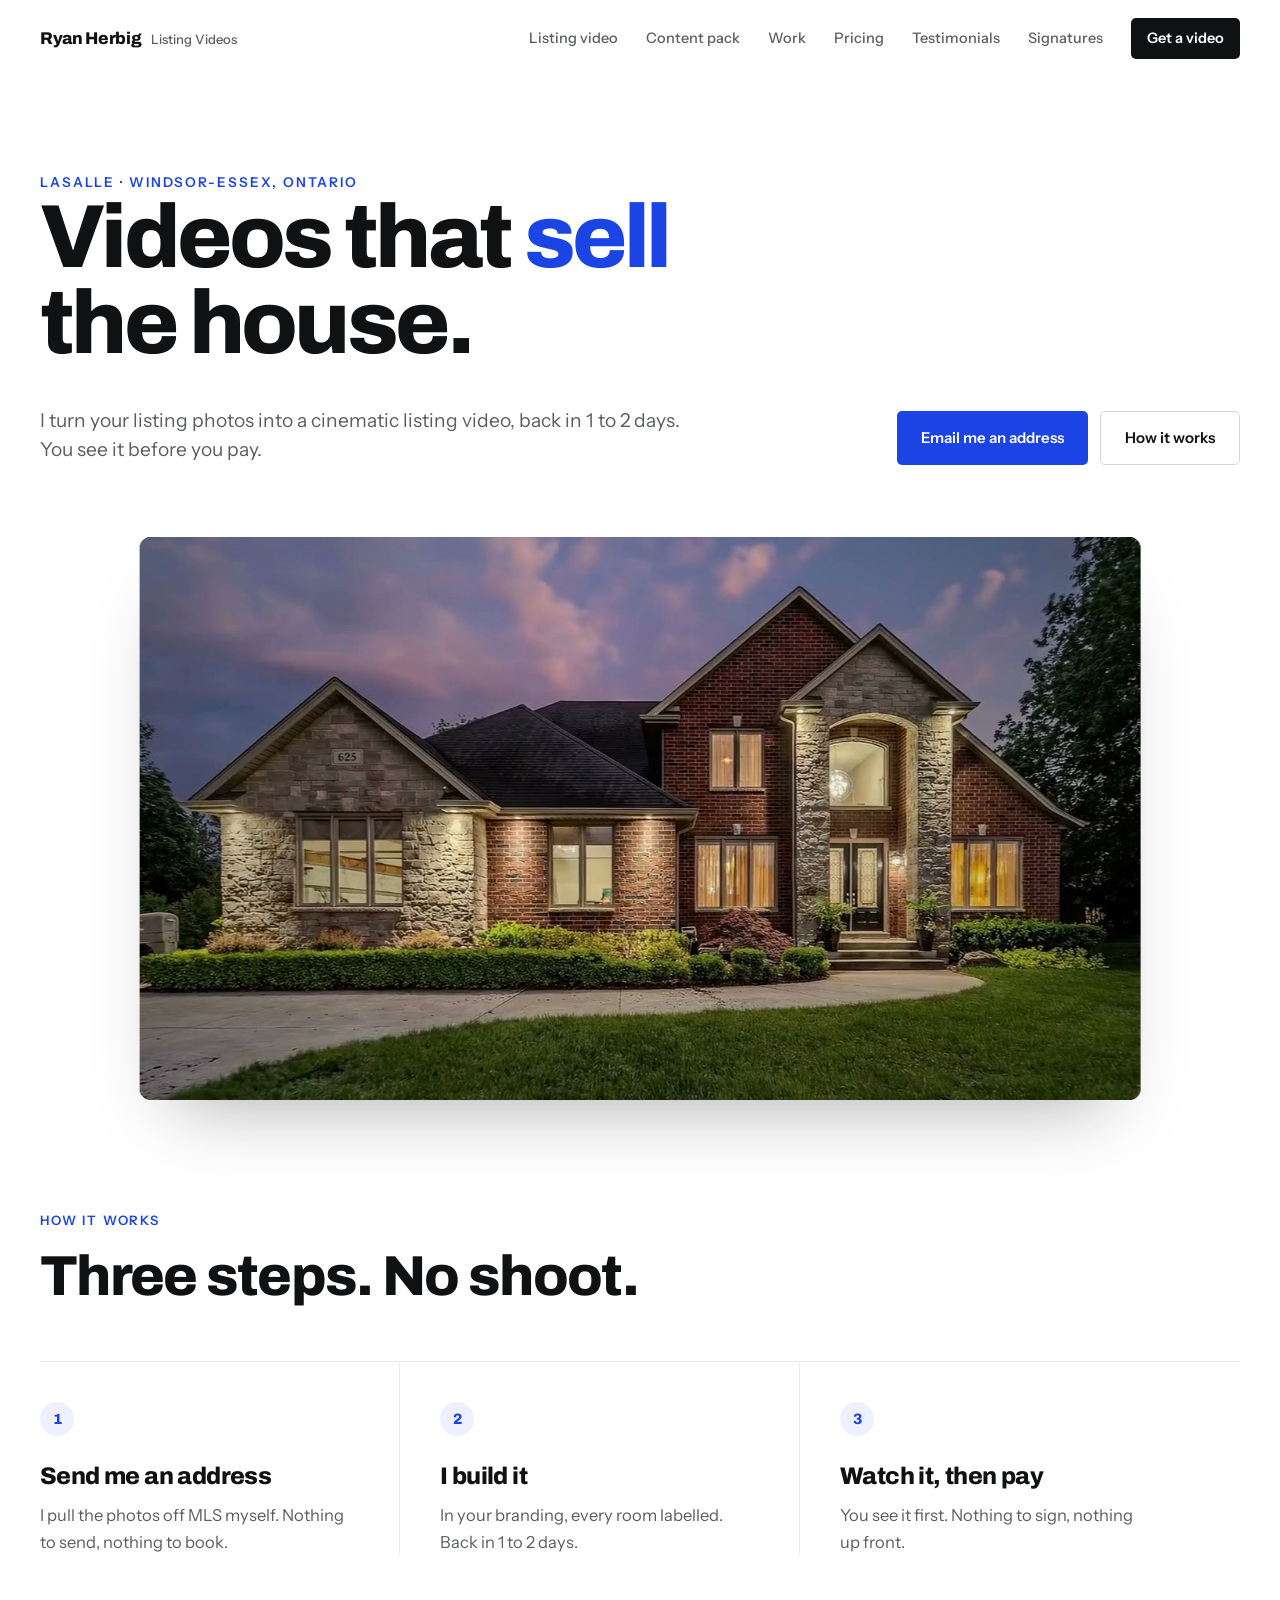
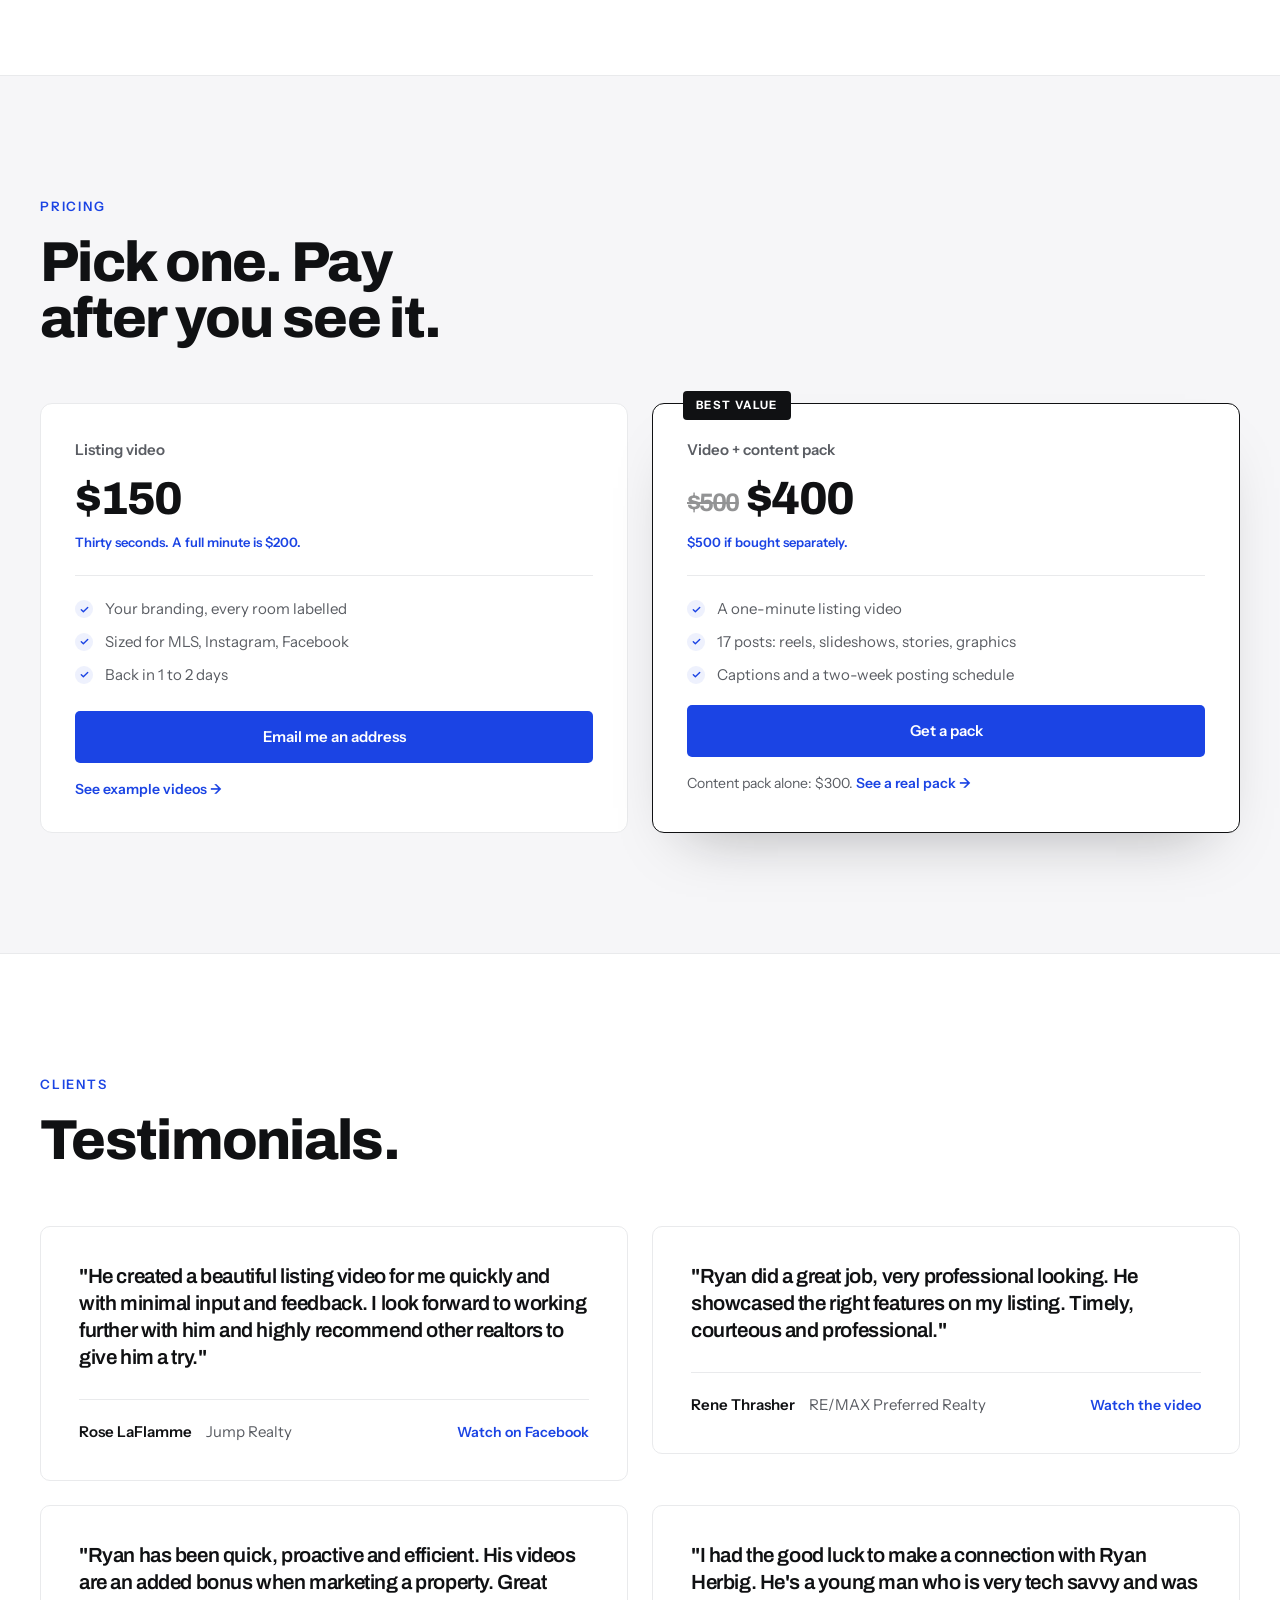
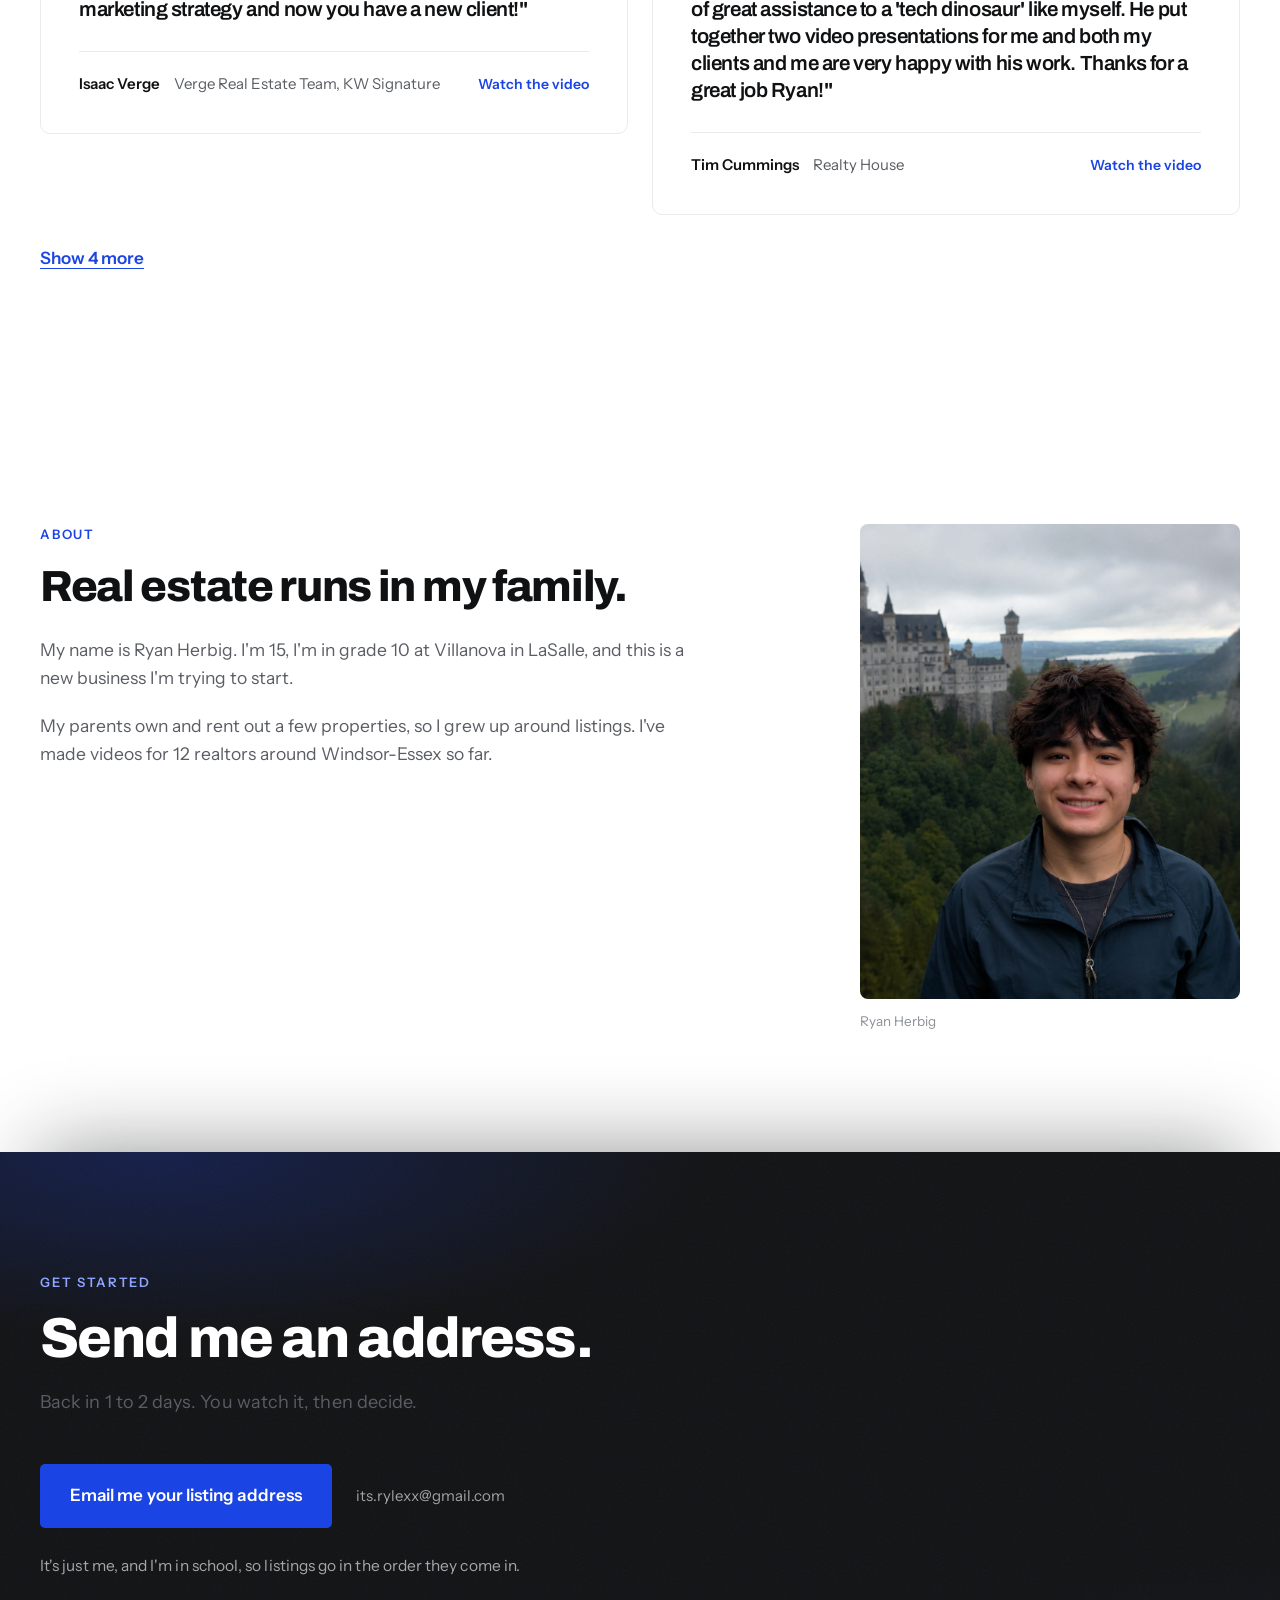
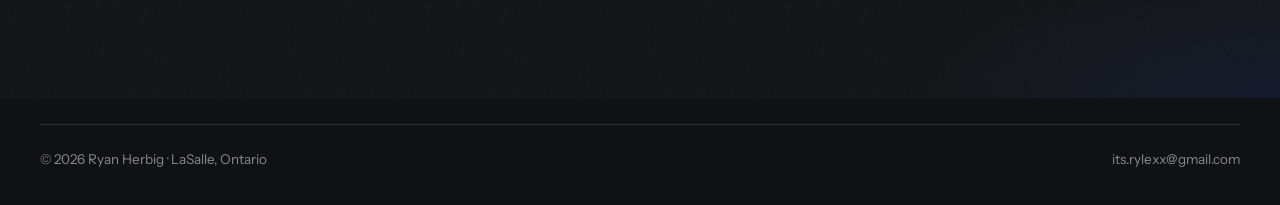
<file: index.html>
<!doctype html>
<html lang="en">
<head>
<meta charset="utf-8">
<meta name="viewport" content="width=device-width, initial-scale=1, viewport-fit=cover">
<meta name="theme-color" content="#FFFFFF">
<title>Ryan Herbig · Listing Videos</title>
<meta name="description" content="Cinematic listing videos and two-week social media packs, made from the photos your listing already has. Windsor-Essex, Ontario. You see the work before you pay.">
<meta property="og:title" content="Ryan Herbig · Listing Videos">
<meta property="og:description" content="Listing videos and social media packs from the photos you already have. You see the work before you pay.">
<meta property="og:image" content="https://ryanherbig.ca/assets/img/hero5_poster.jpg">
<link rel="preconnect" href="https://fonts.googleapis.com">
<link rel="preconnect" href="https://fonts.gstatic.com" crossorigin>
<link href="https://fonts.googleapis.com/css2?family=Archivo:wght@600;700;800&family=Instrument+Sans:wght@400;500;600&display=swap" rel="stylesheet">
<link rel="stylesheet" href="styles.css">
<link rel="icon" href="data:image/svg+xml,<svg xmlns='http://www.w3.org/2000/svg' viewBox='0 0 100 100'><rect width='100' height='100' rx='18' fill='%231B44E4'/><text x='50' y='70' font-size='58' font-weight='800' text-anchor='middle' fill='white' font-family='Arial'>R</text></svg>">
</head>
<body>

<header class="topbar" id="topbar">
  <a class="brand" href="./">Ryan Herbig<span class="brand-sub">Listing Videos</span></a>
  <nav class="topnav">
    <a href="video/">Listing video</a>
    <a href="pack/">Content pack</a>
    <a href="video/#work">Work</a>
    <a class="nav-pricing" href="#pricing">Pricing</a>
    <a href="#clients">Testimonials</a>
    <a class="nav-pricing nav-sig" href="signatures/">Signatures</a>
    <a class="nav-cta" href="mailto:its.rylexx@gmail.com?subject=Listing%20video&amp;body=Address%3A%0A%0AMLS%20link%20(if%20you%20have%20one)%3A%0A%0AName%20and%20brokerage%3A%0A">Get a video</a>
  </nav>
</header>

<main id="top">

<!-- ============================ HERO ============================ -->
<section class="hero">
  <div class="container hero-copy" id="heroCopy">
    <p class="kicker mask"><span>LaSalle · Windsor-Essex, Ontario</span></p>
    <h1 class="hero-title">
      <span class="mask"><span>Videos that <em>sell</em></span></span>
      <span class="mask"><span>the house.</span></span>
    </h1>
    <div class="hero-row">
      <p class="hero-sub fade">I turn your listing photos into a cinematic listing video, back in 1 to 2 days.
      You see it before you pay.</p>
      <div class="hero-actions fade">
        <a class="btn btn-primary" href="mailto:its.rylexx@gmail.com?subject=Listing%20video&amp;body=Address%3A%0A%0AMLS%20link%20(if%20you%20have%20one)%3A%0A%0AName%20and%20brokerage%3A%0A">Email me an address</a>
        <a class="btn btn-ghost" href="#how">How it works</a>
      </div>
    </div>
  </div>

  <div class="montage-wrap fade" id="montageWrap">
    <div class="montage" id="montage">
      <video class="montage-video" id="montageVideo" autoplay muted loop playsinline preload="auto" poster="assets/img/hero5_poster.jpg"></video>
        <img class="montage-poster" id="montagePoster" src="assets/img/hero5_poster.jpg" alt="" aria-hidden="true">
      <script>
        (function(){var v=document.getElementById('montageVideo'),m=window.innerWidth<=720;
        if(m){v.poster='assets/img/hero5-m_poster.jpg';document.getElementById('montagePoster').src='assets/img/hero5-m_poster.jpg';}
        v.src=m?'assets/img/hero5-m.mp4':'assets/img/hero5.mp4';})();
      </script>
      <span class="grain" aria-hidden="true"></span>
    </div>
  </div>
</section>

<!-- ============================ HOW IT WORKS ============================ -->
<section class="section how" id="how">
  <div class="container">
    <div class="sec-head reveal">
      <p class="eyebrow">How it works</p>
      <h2>Three steps. No shoot.</h2>
    </div>
    <ol class="steps">
      <li class="step reveal">
        <span class="step-no">1</span>
        <h3>Send me an address</h3>
        <p>I pull the photos off MLS myself. Nothing to send, nothing to book.</p>
      </li>
      <li class="step reveal">
        <span class="step-no">2</span>
        <h3>I build it</h3>
        <p>In your branding, every room labelled. Back in 1 to 2 days.</p>
      </li>
      <li class="step reveal">
        <span class="step-no">3</span>
        <h3>Watch it, then pay</h3>
        <p>You see it first. Nothing to sign, nothing up front.</p>
      </li>
    </ol>
  </div>
</section>

<!-- ============================ PRICING ============================ -->
<section class="section pricing" id="pricing">
  <div class="container">
    <div class="sec-head reveal">
      <p class="eyebrow">Pricing</p>
      <h2>Pick one. Pay after you see it.</h2>
    </div>
    <div class="plans plans-2">
      <article class="plan reveal">
        <p class="plan-name">Listing video</p>
        <p class="plan-price">$150</p>
        <p class="plan-terms">Thirty seconds. A full minute is $200.</p>
        <ul class="plan-list">
          <li>Your branding, every room labelled</li>
          <li>Sized for MLS, Instagram, Facebook</li>
          <li>Back in 1 to 2 days</li>
        </ul>
        <a class="btn btn-primary" href="mailto:its.rylexx@gmail.com?subject=Listing%20video&amp;body=Address%3A%0A%0AMLS%20link%20(if%20you%20have%20one)%3A%0A%0AName%20and%20brokerage%3A%0A">Email me an address</a>
        <p class="plan-alt"><a href="video/">See example videos &#8594;</a></p>
      </article>
      <article class="plan is-featured reveal">
        <p class="plan-flag">Best value</p>
        <p class="plan-name">Video + content pack</p>
        <p class="plan-price"><span class="price-was">$500</span>$400</p>
        <p class="plan-terms">$500 if bought separately.</p>
        <ul class="plan-list">
          <li>A one-minute listing video</li>
          <li>17 posts: reels, slideshows, stories, graphics</li>
          <li>Captions and a two-week posting schedule</li>
        </ul>
        <a class="btn btn-primary" href="mailto:its.rylexx@gmail.com?subject=Content%20pack&amp;body=Address%3A%0A%0AMLS%20link%20(if%20you%20have%20one)%3A%0A%0AName%20and%20brokerage%3A%0A">Get a pack</a>
        <p class="plan-alt">Content pack alone: $300. <a href="pack/">See a real pack &#8594;</a></p>
      </article>
    </div>
  </div>
</section>

<!-- ============================ TESTIMONIALS ============================ -->
<section class="section clients" id="clients">
  <div class="container">
    <div class="sec-head reveal">
      <p class="eyebrow">Clients</p>
      <h2>Testimonials.</h2>
    </div>

    <div class="quotes">
      <blockquote class="quote reveal">
        <p>"He created a beautiful listing video for me quickly and with minimal input and feedback.
        I look forward to working further with him and highly recommend other realtors to give him a try."</p>
        <footer><span class="q-name">Rose LaFlamme</span><span class="q-brok">Jump Realty</span>
          <a class="q-film" href="https://www.facebook.com/reel/2024319048963125/" target="_blank" rel="noopener">Watch on Facebook</a></footer>
      </blockquote>

      <blockquote class="quote reveal q-s">
        <p>"Ryan did a great job, very professional looking. He showcased the right features on my listing.
        Timely, courteous and professional."</p>
        <footer><span class="q-name">Rene Thrasher</span><span class="q-brok">RE/MAX Preferred Realty</span>
          <button class="q-film" type="button" data-video="assets/film/emerald.mp4" data-title="30 Emerald Lane">Watch the video</button></footer>
      </blockquote>

      <blockquote class="quote reveal">
        <p>"Ryan has been quick, proactive and efficient. His videos are an added bonus when marketing a property.
        Great marketing strategy and now you have a new client!"</p>
        <footer><span class="q-name">Isaac Verge</span><span class="q-brok">Verge Real Estate Team, KW Signature</span>
          <button class="q-film" type="button" data-video="assets/film/roselawn.mp4" data-title="805 Roselawn">Watch the video</button></footer>
      </blockquote>

      <blockquote class="quote reveal q-l">
        <p>"I had the good luck to make a connection with Ryan Herbig. He's a young man who is very tech savvy and was of
        great assistance to a 'tech dinosaur' like myself. He put together two video presentations for me and both my
        clients and me are very happy with his work. Thanks for a great job Ryan!"</p>
        <footer><span class="q-name">Tim Cummings</span><span class="q-brok">Realty House</span>
          <button class="q-film" type="button" data-video="assets/film/stclair.mp4" data-title="3057 St. Clair Parkway">Watch the video</button></footer>
      </blockquote>

      <blockquote class="quote reveal q-s">
        <p>"Ryan was easy to work with. He's professional and his work is excellent.
        I would recommend him to other realtors."</p>
        <footer><span class="q-name">Ella Osman</span><span class="q-brok">RE/MAX Capital Diamond Realty</span>
          <button class="q-film" type="button" data-video="assets/film/county2.mp4" data-title="365 County Rd 2">Watch the video</button></footer>
      </blockquote>

      <blockquote class="quote reveal q-xs">
        <p>"Excellent work, very professionally done."</p>
        <footer><span class="q-name">Brandy Robertson</span><span class="q-brok">O'Brien Robertson Realty</span>
          <button class="q-film" type="button" data-video="assets/film/chatham.mp4" data-title="210 Chatham Street N">Watch the video</button></footer>
      </blockquote>

      <blockquote class="quote reveal q-xs">
        <p>"Looks great. Will definitely keep in touch for future listings."</p>
        <footer><span class="q-name">Kelsey Quick</span><span class="q-brok">RE/MAX Preferred Realty</span>
          <button class="q-film" type="button" data-video="assets/film/brady.mp4" data-title="1233 Matthew Brady">Watch the video</button></footer>
      </blockquote>

      <blockquote class="quote reveal q-xs">
        <p>"You did a really great job, thank you!"</p>
        <footer><span class="q-name">Stacey Jones</span><span class="q-brok">Century 21 Local Home Team</span>
          <button class="q-film" type="button" data-video="assets/film/heritage.mp4" data-title="1263 Heritage Road">Watch the video</button></footer>
      </blockquote>
    </div>
    <button class="fold-link quotes-more" id="quotesMore" type="button" hidden>Show 4 more</button>
  </div>
</section>

<!-- ============================ ABOUT ============================ -->
<section class="section about no-portrait" id="about">
  <div class="container about-grid">
    <div class="about-lead reveal">
      <p class="eyebrow">About</p>
      <h2>Real estate runs in my family.</h2>
    </div>
    <figure class="portrait reveal">
      <!-- Drop assets/img/ryan.jpg in place and this figure appears on its own. -->
      <img src="assets/img/ryan.jpg" alt="Ryan Herbig" onload="this.closest('.about').classList.remove('no-portrait')">
      <figcaption>Ryan Herbig</figcaption>
    </figure>
    <div class="about-copy reveal">
      <p>My name is Ryan Herbig. I'm 15, I'm in grade 10 at Villanova in LaSalle, and this is a new business
      I'm trying to start.</p>
      <p>My parents own and rent out a few properties, so I grew up around listings. I've made videos for 12
      realtors around Windsor-Essex so far.</p>
    </div>
  </div>
</section>

<!-- ============================ CLOSE ============================ -->
<section class="section offer" id="offer">
  <div class="container">
    <div class="sec-head reveal">
      <p class="eyebrow">Get started</p>
      <h2>Send me an address.</h2>
      <p class="sec-sub">Back in 1 to 2 days. You watch it, then decide.</p>
    </div>
    <div class="offer-cta reveal">
      <a class="btn btn-primary btn-lg" href="mailto:its.rylexx@gmail.com?subject=Listing%20video&amp;body=Address%3A%0A%0AMLS%20link%20(if%20you%20have%20one)%3A%0A%0AName%20and%20brokerage%3A%0A">Email me your listing address</a>
      <span class="offer-mail">its.rylexx@gmail.com</span>
    </div>
    <p class="offer-note reveal">It's just me, and I'm in school, so listings go in the order they come in.</p>
  </div>
</section>

</main>

<footer class="footer">
  <div class="container footer-row">
    <span>© 2026 Ryan Herbig · LaSalle, Ontario</span>
    <a href="mailto:its.rylexx@gmail.com">its.rylexx@gmail.com</a>
  </div>
</footer>

<!-- ============================ PLAYER ============================ -->
<div class="player" id="player" aria-hidden="true" role="dialog" aria-label="Video player">
  <button class="player-close" id="playerClose" aria-label="Close">Close</button>
  <div class="player-stage">
    <video id="playerVideo" controls playsinline preload="none"></video>
    <p class="player-title" id="playerTitle"></p>
  </div>
</div>

<script src="app.js"></script>
</body>
</html>
</file>
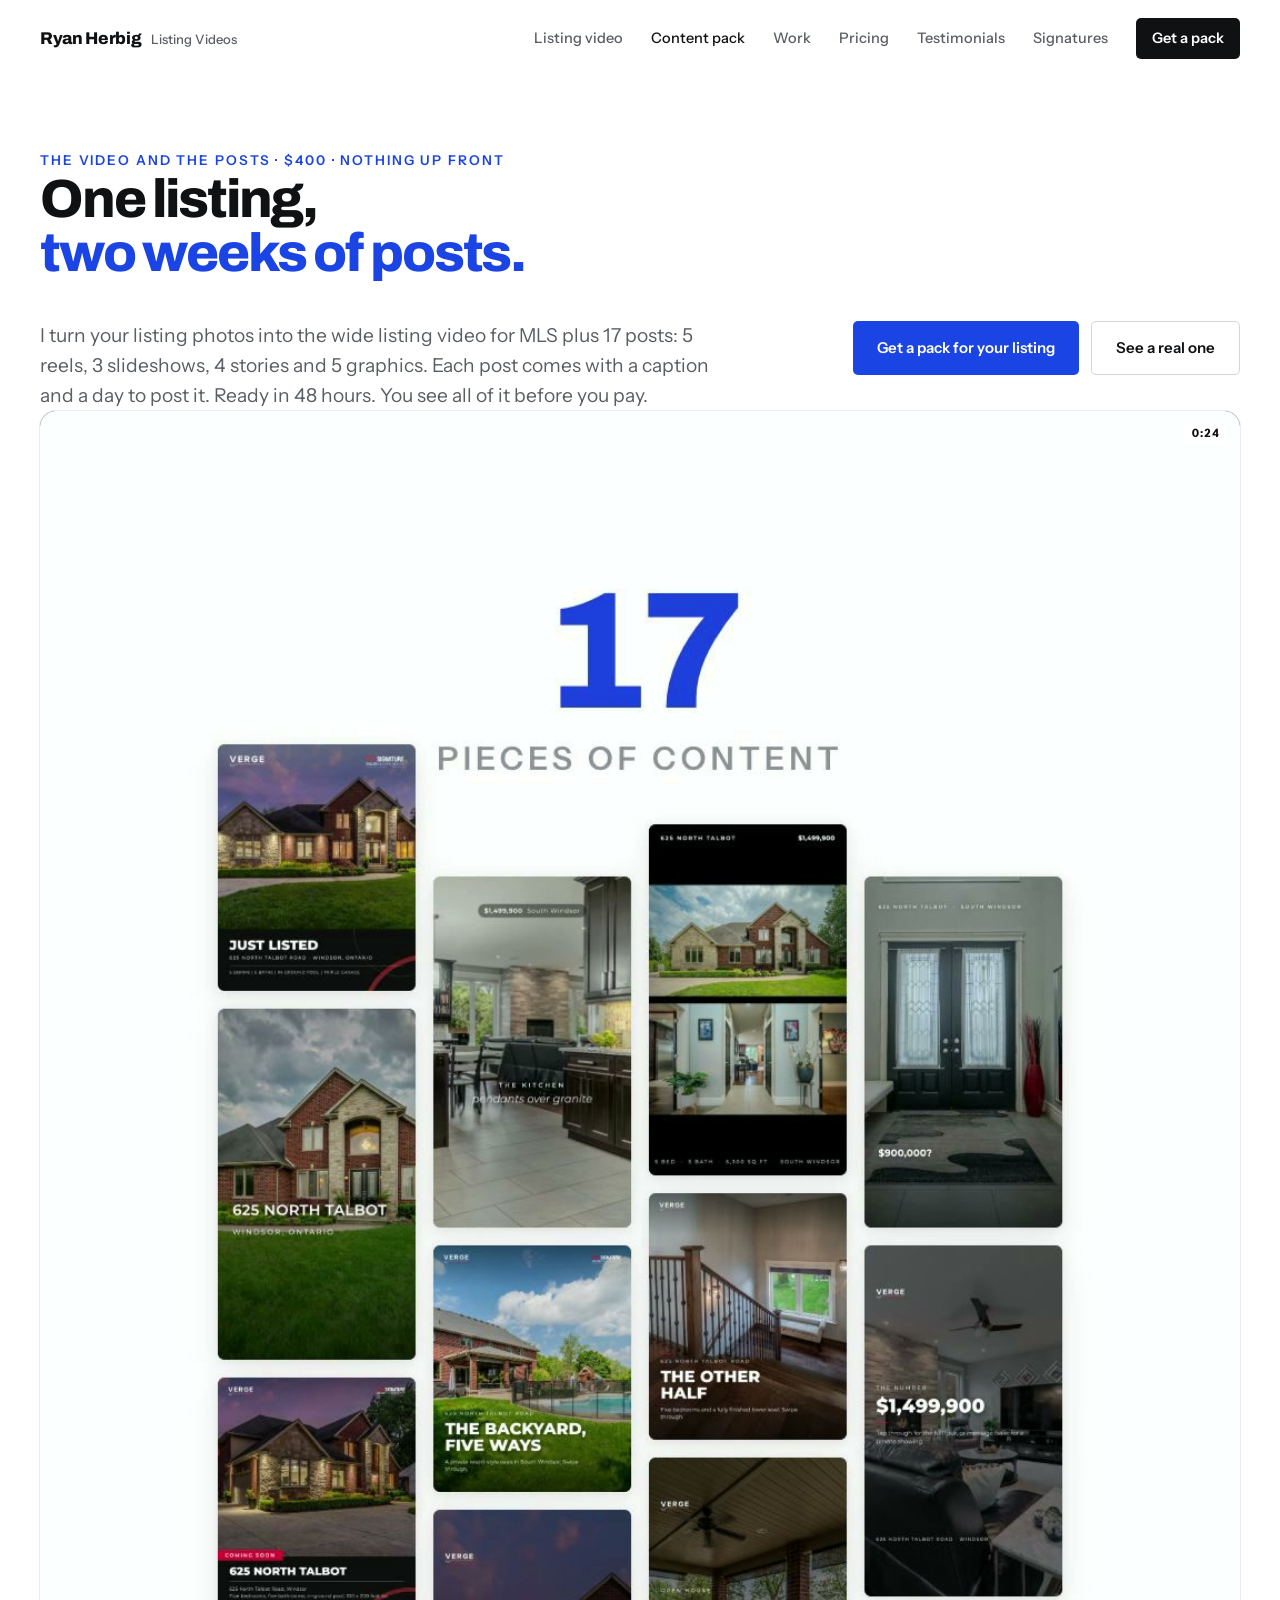
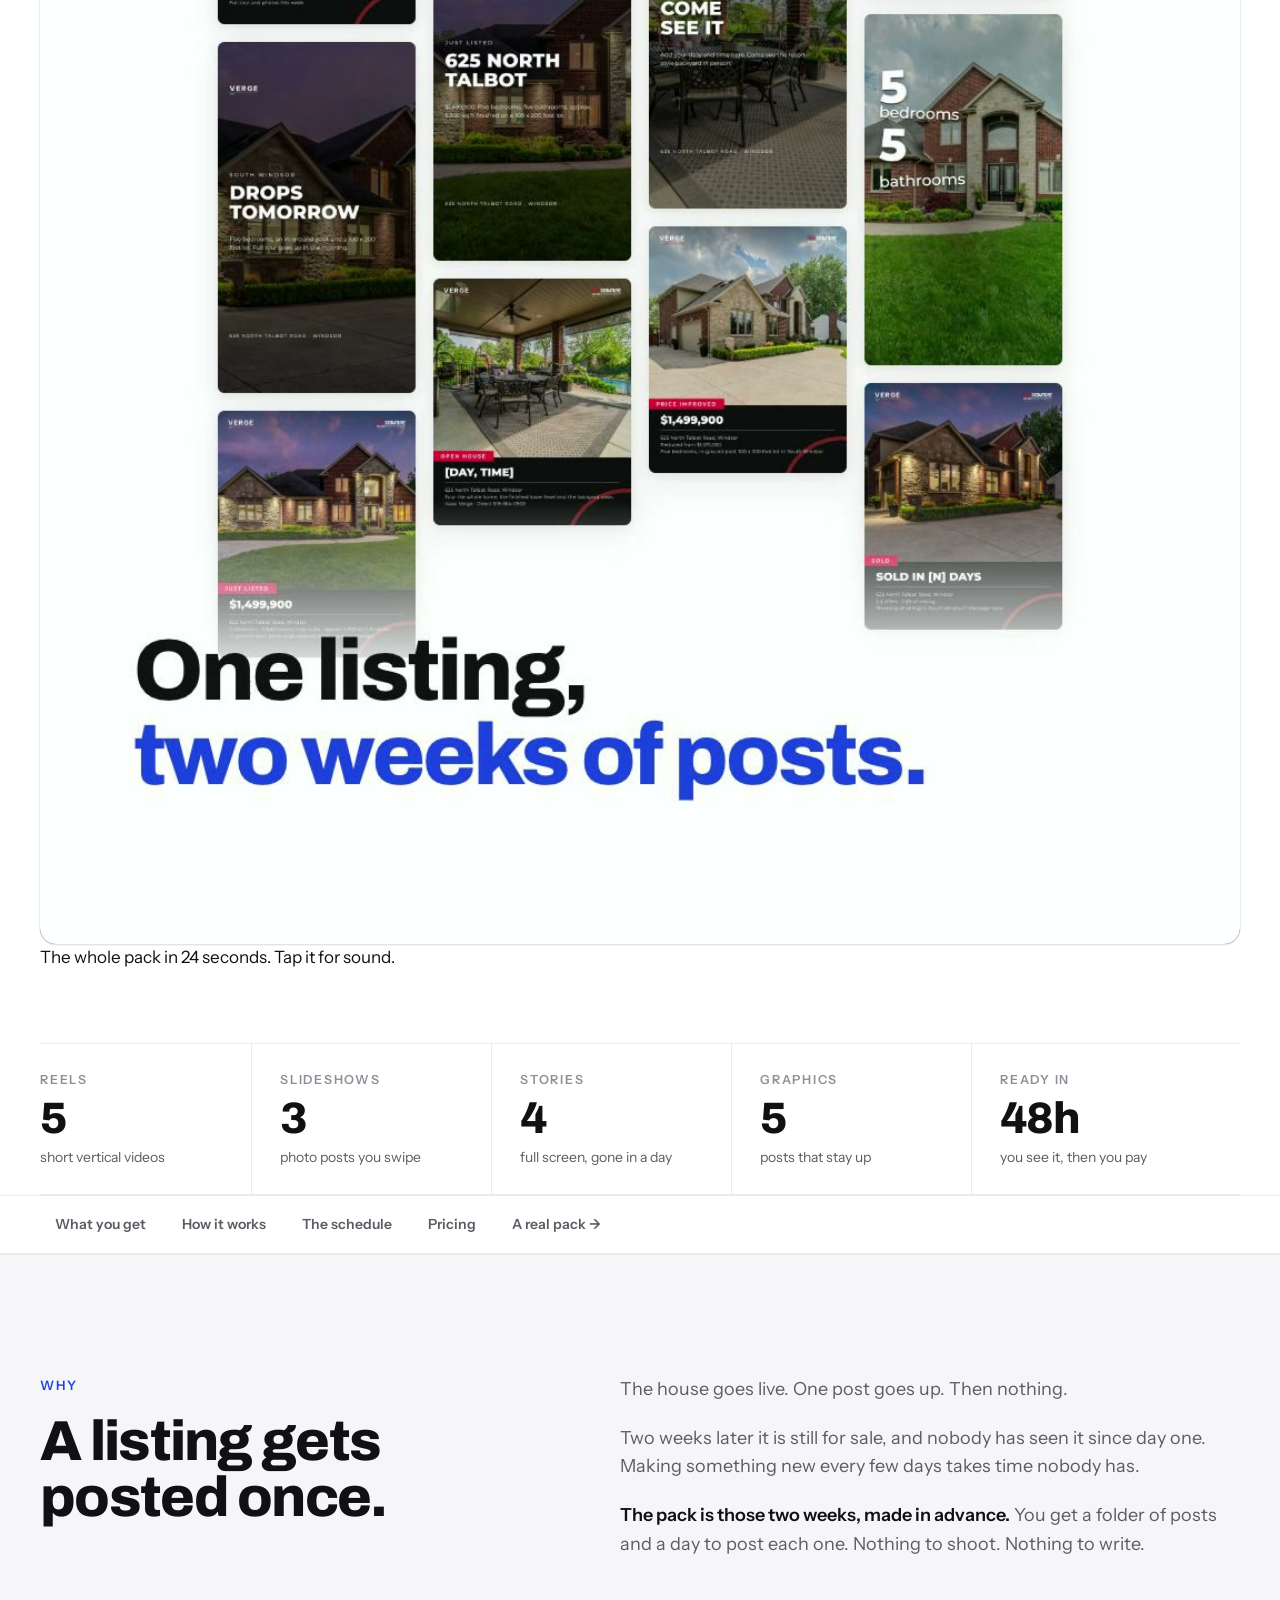
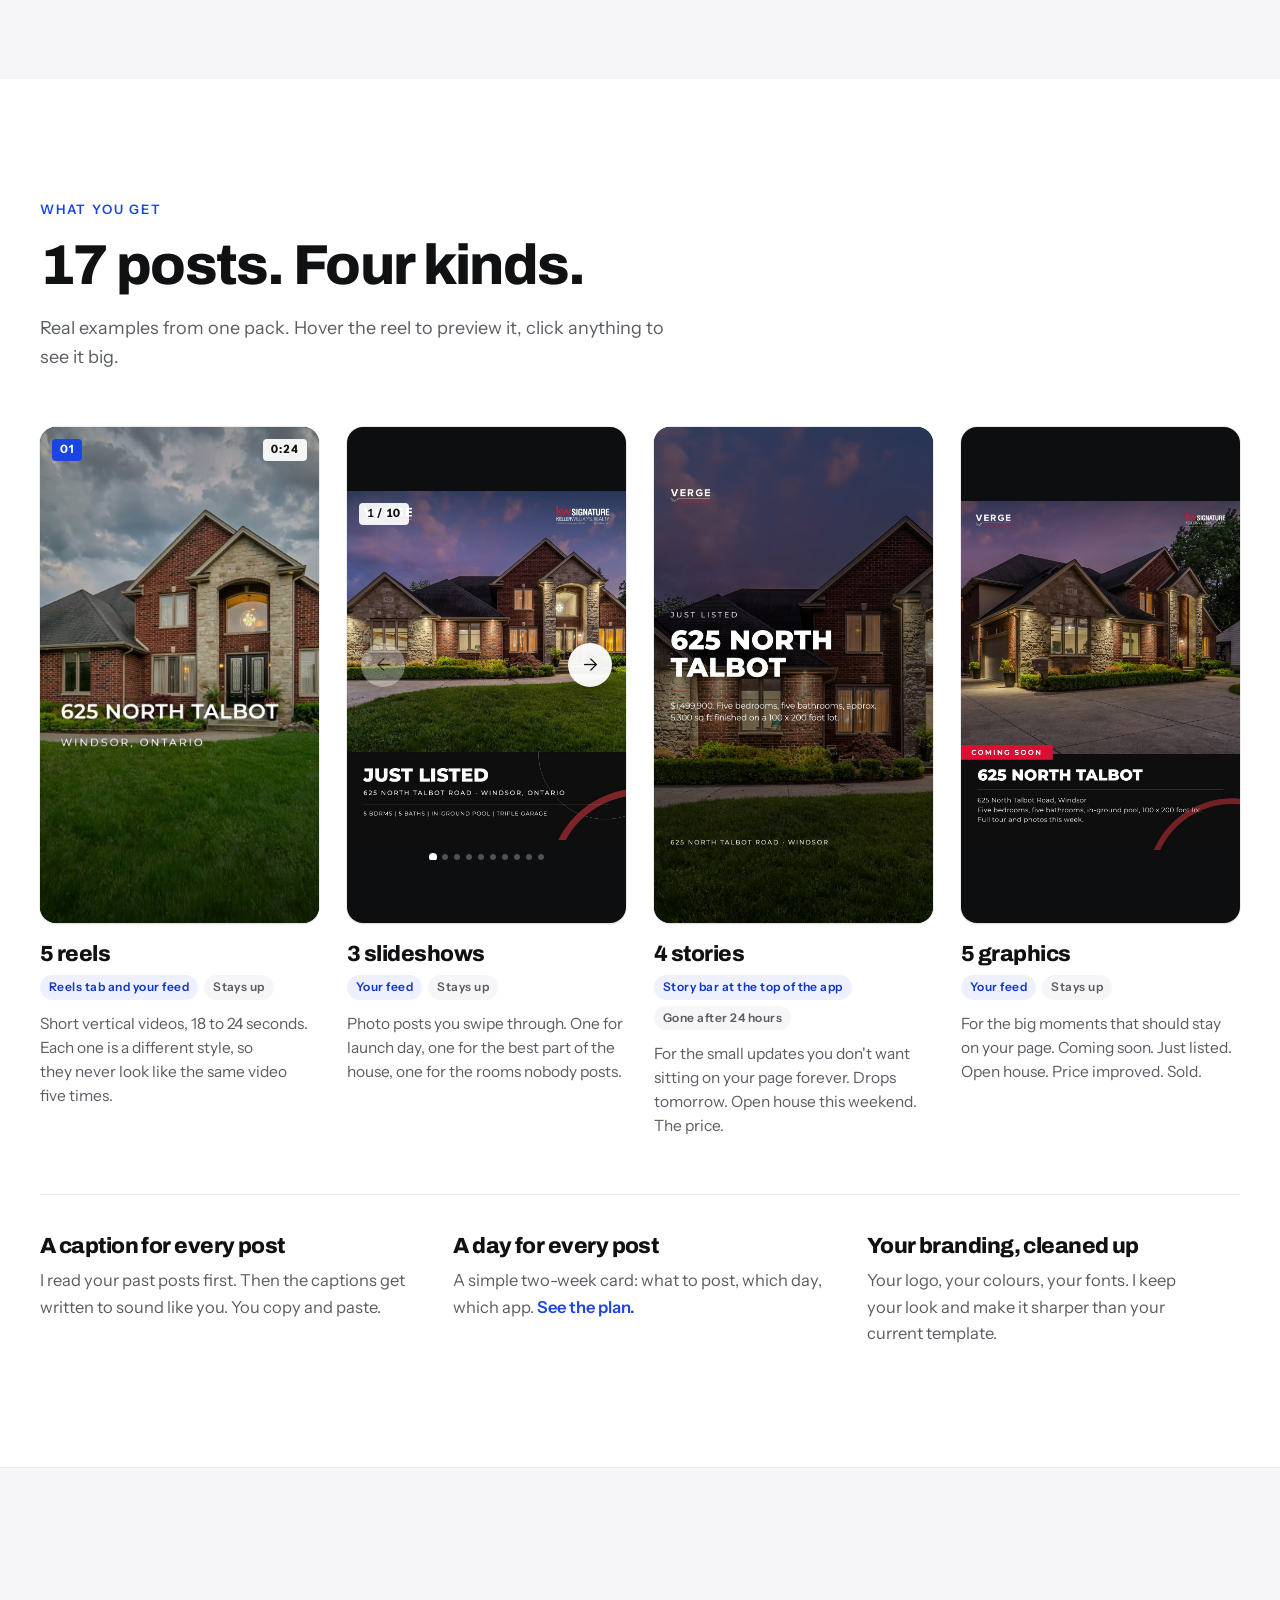
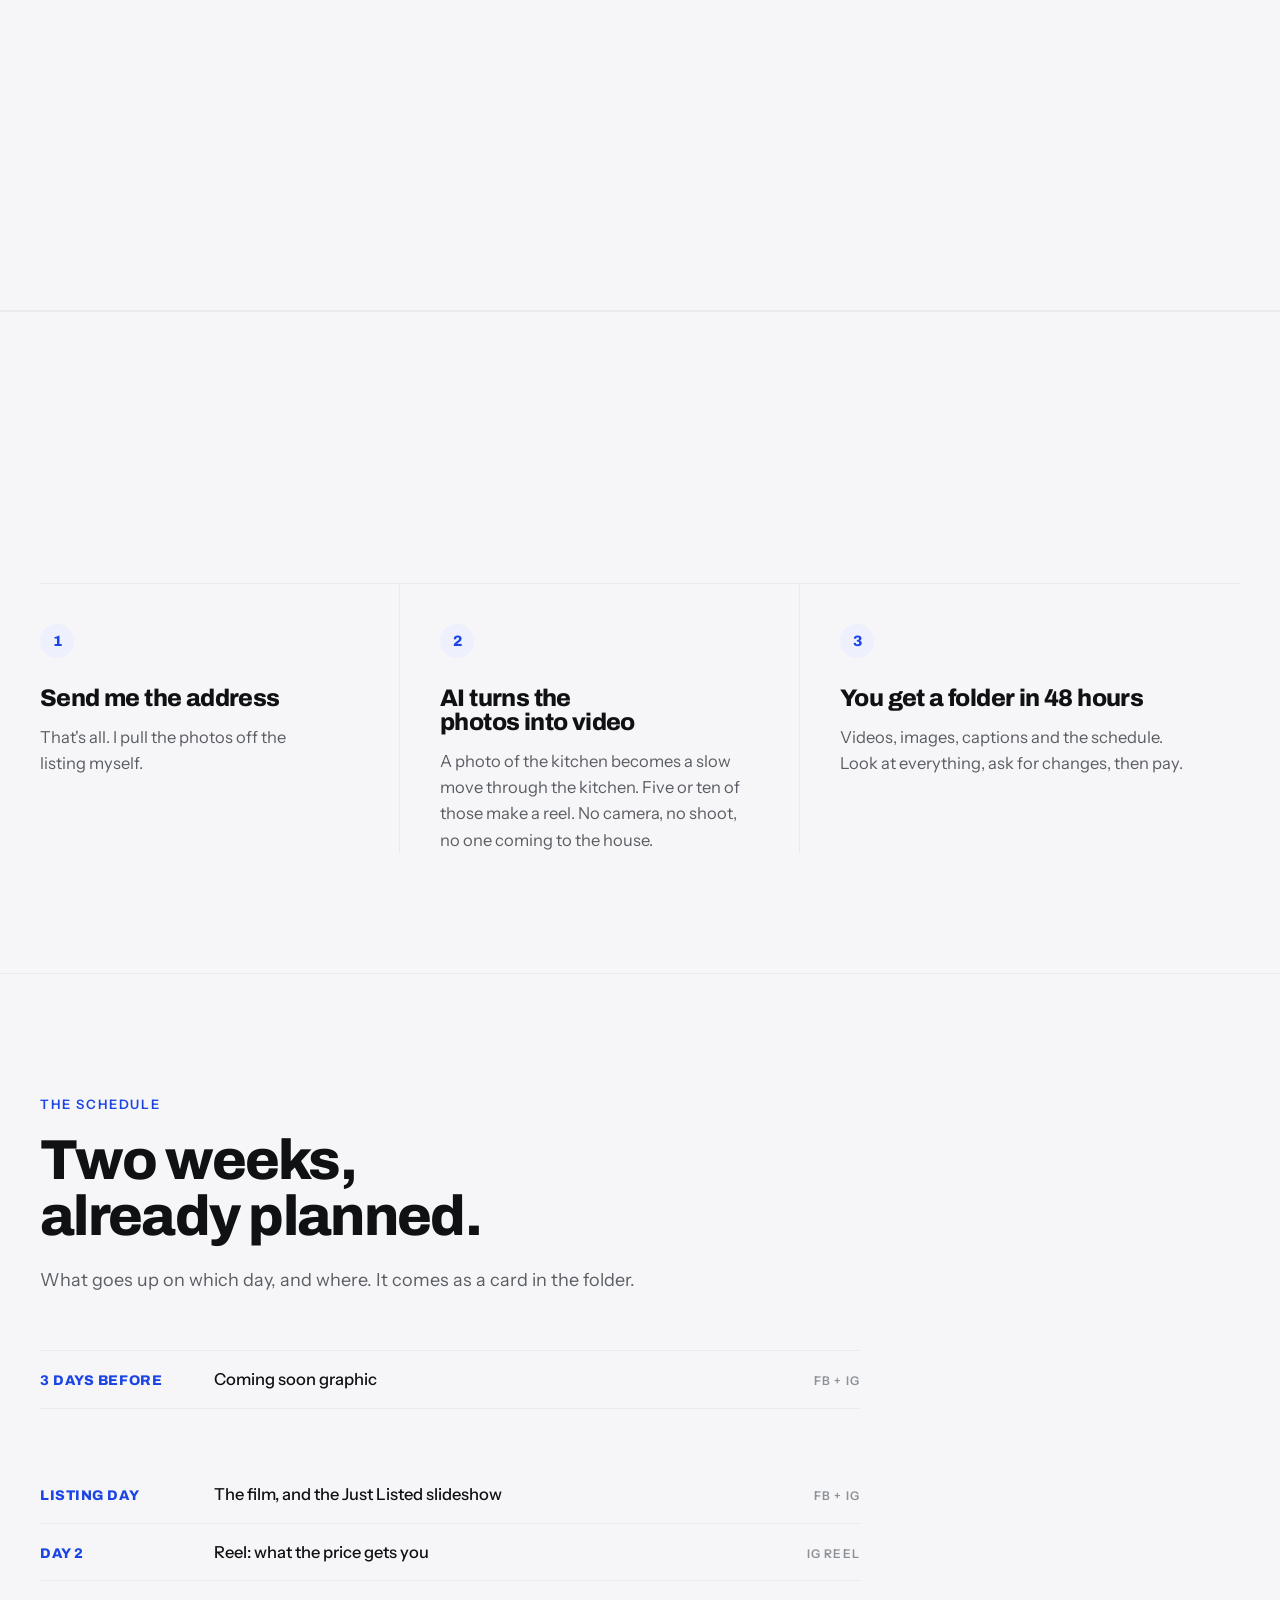
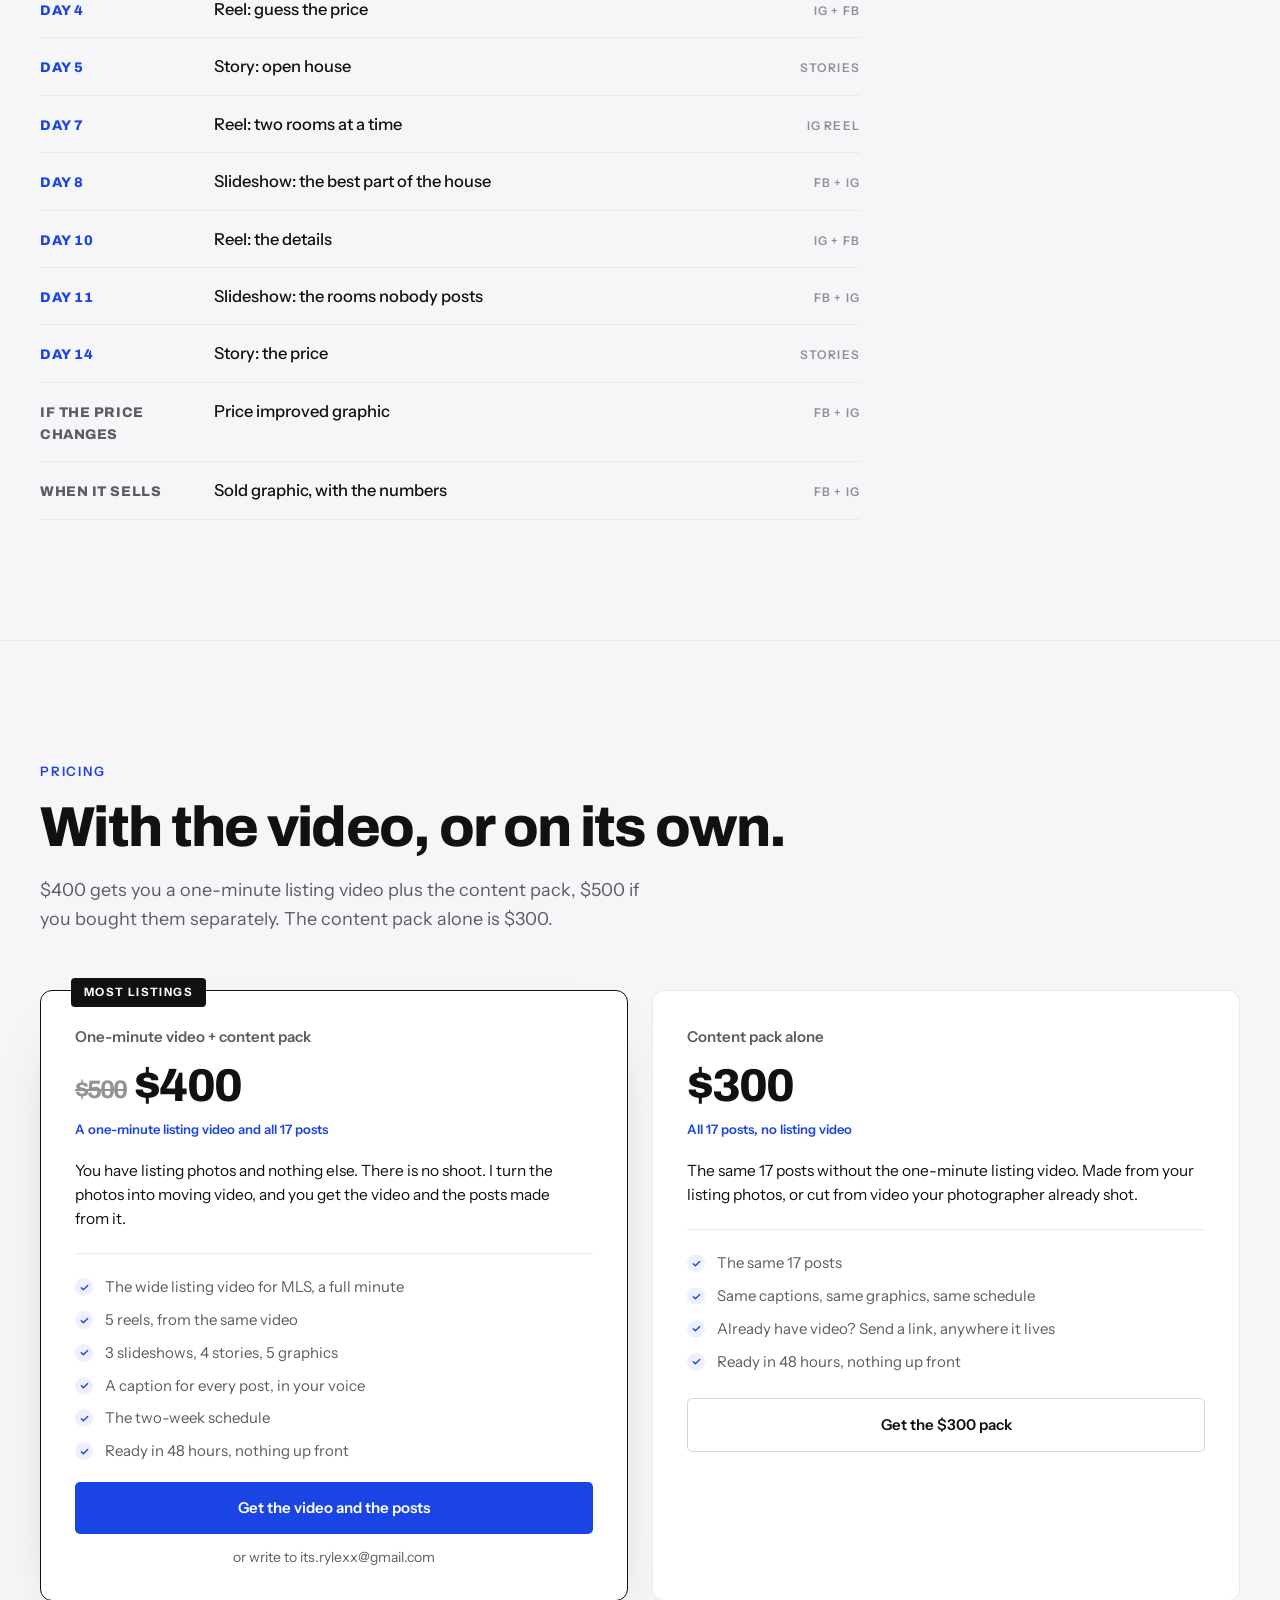
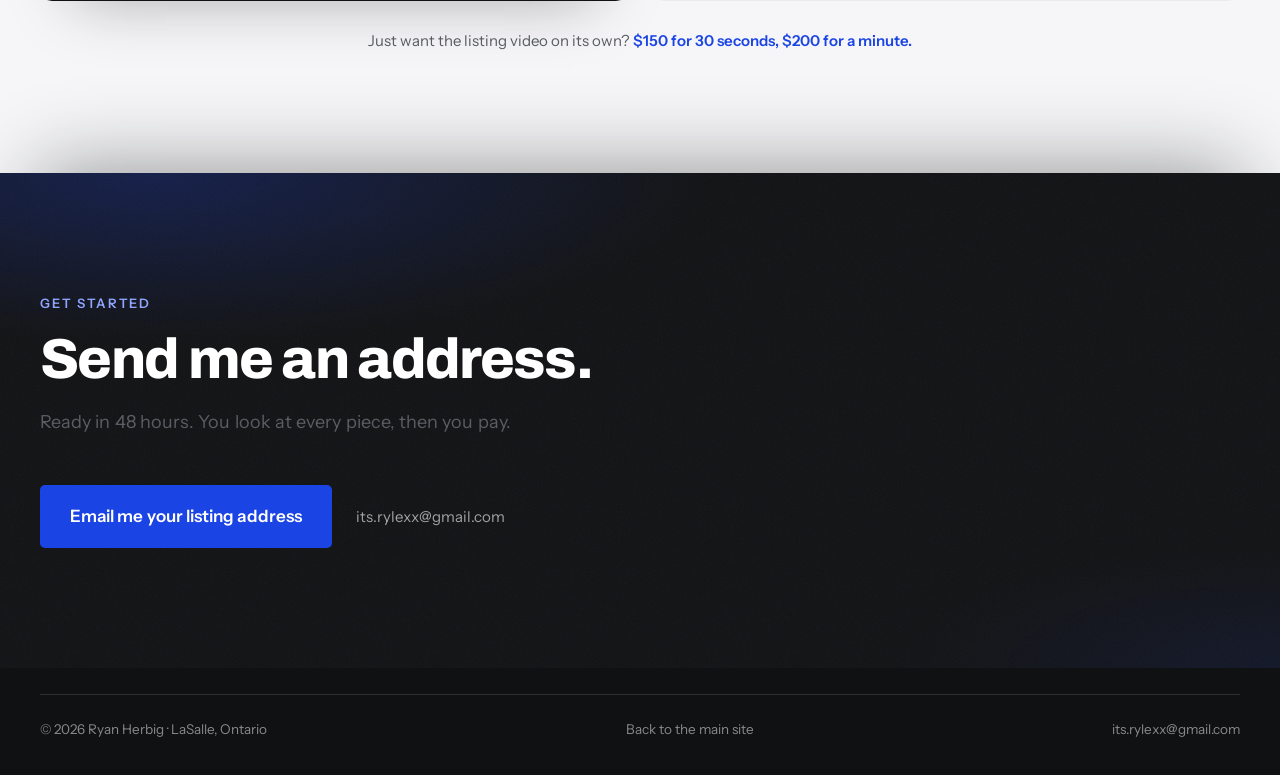
<file: pack/index.html>
<!doctype html>
<html lang="en">
<head>
<meta charset="utf-8">
<meta name="viewport" content="width=device-width, initial-scale=1, viewport-fit=cover">
<meta name="theme-color" content="#FFFFFF">
<title>The Listing Content Pack · Ryan Herbig</title>
<meta name="description" content="One listing, seventeen pieces, two weeks of posts. Five reels built by AI from your listing photos, three slideshows for Instagram and Facebook, four stories, five graphics, a caption for each one in your voice, and a posting schedule. $400 for a one-minute listing video and all 17 posts ($500 separately), or $300 for the content pack alone.">
<meta property="og:title" content="The Listing Content Pack · Ryan Herbig">
<meta property="og:description" content="One listing, seventeen pieces, two weeks of posts. Five reels built by AI from your listing photos, three slideshows for Instagram and Facebook, four stories, five graphics, a caption for each one in your voice, and a posting schedule. $400 for a one-minute listing video and all 17 posts ($500 separately), or $300 for the content pack alone.">
<meta property="og:image" content="https://ryanherbig.ca/pack/assets/c1/01_cover.jpg">
<link rel="preconnect" href="https://fonts.googleapis.com">
<link rel="preconnect" href="https://fonts.gstatic.com" crossorigin>
<link href="https://fonts.googleapis.com/css2?family=Archivo:wght@600;700;800&family=Instrument+Sans:wght@400;500;600&display=swap" rel="stylesheet">
<link rel="stylesheet" href="../styles.css">
<link rel="stylesheet" href="./pack.css">
<link rel="icon" href="data:image/svg+xml,<svg xmlns='http://www.w3.org/2000/svg' viewBox='0 0 100 100'><rect width='100' height='100' rx='18' fill='%231B44E4'/><text x='50' y='70' font-size='58' font-weight='800' text-anchor='middle' fill='white' font-family='Arial'>R</text></svg>">
</head>
<body class="pack-page">

<header class="topbar" id="topbar">
  <a class="brand" href="../">Ryan Herbig<span class="brand-sub">Listing Videos</span></a>
  <nav class="topnav">
    <a href="../video/">Listing video</a>
    <a href="./" aria-current="page">Content pack</a>
    <a href="../video/#work">Work</a>
    <a class="nav-pricing" href="./#pricing">Pricing</a>
    <a href="../#clients">Testimonials</a>
    <a class="nav-pricing nav-sig" href="../signatures/">Signatures</a>
    <a class="nav-cta" href="mailto:its.rylexx@gmail.com?subject=Content%20pack&amp;body=Address%3A%0A%0AMLS%20link%20(if%20you%20have%20one)%3A%0A%0AName%20and%20brokerage%3A%0A">Get a pack</a>
  </nav>
</header>

<main id="top">

<!-- ============================ PAGE HEAD ============================ -->
<section class="hero pack-hero">
  <div class="container">
    <p class="kicker mask"><span>The video and the posts &middot; $400 &middot; nothing up front</span></p>
    <h1 class="hero-title">
      <span class="mask"><span>One listing,</span></span>
      <span class="mask"><span><em>two weeks of posts.</em></span></span>
    </h1>
    <div class="hero-row">
      <p class="hero-sub fade">I turn your listing photos into the wide listing video for MLS plus 17 posts:
      5 reels, 3 slideshows, 4 stories and 5 graphics. Each post comes with a caption and a day to post it.
      Ready in 48 hours. You see all of it before you pay.</p>
      <div class="hero-actions fade">
        <a class="btn btn-primary" href="mailto:its.rylexx@gmail.com?subject=Content%20pack&amp;body=Address%3A%0A%0AMLS%20link%20(if%20you%20have%20one)%3A%0A%0AName%20and%20brokerage%3A%0A">Get a pack for your listing</a>
        <a class="btn btn-ghost" href="625-north-talbot/">See a real one</a>
      </div>
    </div>
    <div class="hero-ad fade">
      <article class="phone hero-ad-phone" data-video="assets/ad/pack-ad.mp4" data-portrait="1"
               data-title="The content pack, in 24 seconds" tabindex="0" role="button"
               aria-label="Play: the content pack in 24 seconds">
        <div class="phone-screen">
          <img src="assets/ad/pack-ad.jpg" alt="" width="1080" height="1920">
          <video muted playsinline loop preload="none" data-src="assets/ad/pack-ad_540.mp4"></video>
          <span class="phone-dur">0:24</span>
        </div>
      </article>
      <p class="hero-ad-cap">The whole pack in 24 seconds. <span>Tap it for sound.</span></p>
    </div>

    <dl class="stats fade">
      <div><dt>Reels</dt><dd><span data-count="5">0</span></dd><span class="stat-sub">short vertical videos</span></div>
      <div><dt>Slideshows</dt><dd><span data-count="3">0</span></dd><span class="stat-sub">photo posts you swipe</span></div>
      <div><dt>Stories</dt><dd><span data-count="4">0</span></dd><span class="stat-sub">full screen, gone in a day</span></div>
      <div><dt>Graphics</dt><dd><span data-count="5">0</span></dd><span class="stat-sub">posts that stay up</span></div>
      <div><dt>Ready in</dt><dd>48h</dd><span class="stat-sub">you see it, then you pay</span></div>
    </dl>
  </div>
</section>

<!-- ============================ JUMP BAR ============================ -->
<nav class="packnav" aria-label="Jump to a part of the page">
  <div class="container packnav-row" id="packnav">
    <a href="#kit">What you get</a>
    <a href="#how">How it works</a>
    <a href="#schedule">The schedule</a>
    <a href="#pricing">Pricing</a>
    <a class="packnav-out" href="625-north-talbot/">A real pack &rarr;</a>
  </div>
</nav>

<!-- ============================ THE PROBLEM ============================ -->
<section class="section problem" id="problem">
  <div class="container problem-grid">
    <div class="sec-head reveal">
      <p class="eyebrow">Why</p>
      <h2>A listing gets posted once.</h2>
    </div>
    <div class="problem-copy reveal">
      <p>The house goes live. One post goes up. Then nothing.</p>
      <p>Two weeks later it is still for sale, and nobody has seen it since day one. Making something new
      every few days takes time nobody has.</p>
      <p><strong>The pack is those two weeks, made in advance.</strong> You get a folder of posts and a day to
      post each one. Nothing to shoot. Nothing to write.</p>
    </div>
  </div>
</section>

<!-- ============================ WHAT YOU GET ============================ -->
<section class="section kit" id="kit">
  <div class="container">
    <div class="sec-head reveal">
      <p class="eyebrow">What you get</p>
      <h2>17 posts. Four kinds.</h2>
      <p class="sec-sub">Real examples from one pack.
      <span class="hint-hover">Hover the reel to preview it, click anything to see it big.</span><span class="hint-touch">Tap anything to see it big.</span></p>
    </div>
    <div class="kit-grid">
      <div class="kit-item reveal" style="--d:0s">
      <article class="phone kit-phone" style="--d:0.00s" data-video="assets/reels/F1.mp4" data-portrait="1" data-title="The film" tabindex="0" role="button" aria-label="Play The film">
        <div class="phone-screen">
          <img src="assets/posters/F1.jpg" alt="" width="720" height="1280" loading="lazy">
          <video muted playsinline loop preload="none" data-src="assets/reels/F1_540.mp4"></video>
          <span class="phone-key">01</span>
          <span class="phone-dur">0:24</span>
        </div>
        <div class="phone-meta">
          <h3>The film</h3>
        </div>
      </article>
        <h3>5 reels</h3>
        <p class="kit-where"><span>Reels tab and your feed</span><span>Stays up</span></p>
        <p>Short vertical videos, 18 to 24 seconds. Each one is a different style, so they never look like the
        same video five times.</p>
      </div>
      <div class="kit-item reveal" style="--d:.07s">
        <div class="kit-media">
          <article class="post post-mini" aria-label="Just Listed slideshow">
            <div class="post-stage">
              <ul class="slides"><li class="slide" data-full="assets/c1/01_cover.jpg" data-title="Just Listed · Cover"><img src="assets/c1/01_cover.jpg" alt="Cover" width="1080" height="1350" loading="lazy" draggable="false"></li><li class="slide" data-full="assets/c1/02_numbers.jpg" data-title="Just Listed · The numbers"><img src="assets/c1/02_numbers.jpg" alt="The numbers" width="1080" height="1350" loading="lazy" draggable="false"></li><li class="slide" data-full="assets/c1/03_great_room.jpg" data-title="Just Listed · Great room"><img src="assets/c1/03_great_room.jpg" alt="Great room" width="1080" height="1350" loading="lazy" draggable="false"></li><li class="slide" data-full="assets/c1/04_chefs_kitchen.jpg" data-title="Just Listed · Chef&#x27;s kitchen"><img src="assets/c1/04_chefs_kitchen.jpg" alt="Chef&#x27;s kitchen" width="1080" height="1350" loading="lazy" draggable="false"></li><li class="slide" data-full="assets/c1/05_primary_retreat.jpg" data-title="Just Listed · Primary retreat"><img src="assets/c1/05_primary_retreat.jpg" alt="Primary retreat" width="1080" height="1350" loading="lazy" draggable="false"></li><li class="slide" data-full="assets/c1/06_spa-inspired_ensuite.jpg" data-title="Just Listed · Spa-inspired ensuite"><img src="assets/c1/06_spa-inspired_ensuite.jpg" alt="Spa-inspired ensuite" width="1080" height="1350" loading="lazy" draggable="false"></li><li class="slide" data-full="assets/c1/07_lower-level_living.jpg" data-title="Just Listed · Lower-level living"><img src="assets/c1/07_lower-level_living.jpg" alt="Lower-level living" width="1080" height="1350" loading="lazy" draggable="false"></li><li class="slide" data-full="assets/c1/08_covered_patio.jpg" data-title="Just Listed · Covered patio"><img src="assets/c1/08_covered_patio.jpg" alt="Covered patio" width="1080" height="1350" loading="lazy" draggable="false"></li><li class="slide" data-full="assets/c1/09_backyard_oasis.jpg" data-title="Just Listed · Backyard oasis"><img src="assets/c1/09_backyard_oasis.jpg" alt="Backyard oasis" width="1080" height="1350" loading="lazy" draggable="false"></li><li class="slide" data-full="assets/c1/10_cta.jpg" data-title="Just Listed · Contact"><img src="assets/c1/10_cta.jpg" alt="Contact" width="1080" height="1350" loading="lazy" draggable="false"></li></ul>
              <span class="post-count"><b>1</b> / 10</span>
              <button class="slide-btn slide-prev" type="button" aria-label="Previous slide">&#8592;</button>
              <button class="slide-btn slide-next" type="button" aria-label="Next slide">&#8594;</button>
            </div>
            <div class="post-dots"><button type="button" aria-label="Slide 1" class=is-on></button><button type="button" aria-label="Slide 2"></button><button type="button" aria-label="Slide 3"></button><button type="button" aria-label="Slide 4"></button><button type="button" aria-label="Slide 5"></button><button type="button" aria-label="Slide 6"></button><button type="button" aria-label="Slide 7"></button><button type="button" aria-label="Slide 8"></button><button type="button" aria-label="Slide 9"></button><button type="button" aria-label="Slide 10"></button></div>
          </article>
        </div>
        <h3>3 slideshows</h3>
        <p class="kit-where"><span>Your feed</span><span>Stays up</span></p>
        <p>Photo posts you swipe through. One for launch day, one for the best part of the house, one for the
        rooms nobody posts.</p>
      </div>
      <div class="kit-item reveal" style="--d:.14s">
        <div class="kit-media" data-full="assets/stories/02_just_listed.jpg" data-title="Story · Just listed" tabindex="0" role="button" aria-label="Open the Just listed story">
          <img src="assets/stories/02_just_listed.jpg" alt="The Just listed story" width="1080" height="1920" loading="lazy">
        </div>
        <h3>4 stories</h3>
        <p class="kit-where"><span>Story bar at the top of the app</span><span>Gone after 24 hours</span></p>
        <p>For the small updates you don't want sitting on your page forever. Drops tomorrow. Open house
        this weekend. The price.</p>
      </div>
      <div class="kit-item reveal" style="--d:.21s">
        <div class="kit-media is-45" data-full="assets/cards/01_coming_soon.jpg" data-title="Graphic · Coming soon" tabindex="0" role="button" aria-label="Open the Coming soon graphic">
          <img src="assets/cards/01_coming_soon.jpg" alt="The Coming soon graphic" width="1080" height="1350" loading="lazy">
        </div>
        <h3>5 graphics</h3>
        <p class="kit-where"><span>Your feed</span><span>Stays up</span></p>
        <p>For the big moments that should stay on your page. Coming soon. Just listed. Open house. Price
        improved. Sold.</p>
      </div>
    </div>
    <div class="kit-extra reveal">
      <div class="kit-extra-item">
        <h3>A caption for every post</h3>
        <p>I read your past posts first. Then the captions get written to sound like you. You copy and paste.</p>
      </div>
      <div class="kit-extra-item">
        <h3>A day for every post</h3>
        <p>A simple two-week card: what to post, which day, which app. <a href="#schedule">See the plan.</a></p>
      </div>
      <div class="kit-extra-item">
        <h3>Your branding, cleaned up</h3>
        <p>Your logo, your colours, your fonts. I keep your look and make it sharper than your current
        template.</p>
      </div>
    </div>
  </div>
</section>

<!-- ============================ THE EXAMPLE ============================ -->
<section class="section example" id="example">
  <div class="container example-grid">
    <div class="reveal">
      <p class="eyebrow">A real pack</p>
      <h2>See one for a real house.</h2>
      <p class="sec-sub">All 17 posts for one listing in Windsor, with every caption, on one page.</p>
      <a class="btn btn-primary example-btn" href="625-north-talbot/">Open the pack</a>
    </div>
    <a class="example-thumbs reveal" href="625-north-talbot/" aria-label="Open the pack for 625 North Talbot" tabindex="-1">
      <span class="still-media"><img src="assets/posters/V5.jpg" alt="" width="720" height="1280" loading="lazy"></span>
      <span class="still-media"><img src="assets/c2/01_cover.jpg" alt="" width="1080" height="1350" loading="lazy"></span>
      <span class="still-media"><img src="assets/stories/03_open_house.jpg" alt="" width="1080" height="1920" loading="lazy"></span>
    </a>
  </div>
</section>

<!-- ============================ HOW IT WORKS ============================ -->
<section class="section how-made" id="how">
  <div class="container">
    <div class="sec-head reveal">
      <p class="eyebrow">How it works</p>
      <h2>Three steps.</h2>
    </div>
    <div class="steps">
      <div class="step reveal">
        <span class="step-no">1</span>
        <h3>Send me the address</h3>
        <p>That's all. I pull the photos off the listing myself.</p>
      </div>
      <div class="step reveal">
        <span class="step-no">2</span>
        <h3>AI turns the photos into video</h3>
        <p>A photo of the kitchen becomes a slow move through the kitchen. Five or ten of those make a reel.
        No camera, no shoot, no one coming to the house.</p>
      </div>
      <div class="step reveal">
        <span class="step-no">3</span>
        <h3>You get a folder in 48 hours</h3>
        <p>Videos, images, captions and the schedule. Look at everything, ask for changes, then pay.</p>
      </div>
    </div>
  </div>
</section>

<!-- ============================ SCHEDULE ============================ -->
<section class="section when" id="schedule">
  <div class="container">
    <div class="sec-head reveal">
      <p class="eyebrow">The schedule</p>
      <h2>Two weeks, already planned.</h2>
      <p class="sec-sub">What goes up on which day, and where. It comes as a card in the folder.</p>
    </div>
    <ol class="when-list when-solo"><li class="when-row reveal" style="--d:0.00s"><span class="when-day">3 days before</span><span class="when-piece">Coming soon graphic</span><span class="when-ch">FB + IG</span></li><li class="when-row reveal" style="--d:0.04s"><span class="when-day">1 day before</span><span class="when-piece">Story: drops tomorrow</span><span class="when-ch">Stories</span></li><li class="when-row reveal" style="--d:0.08s"><span class="when-day">Listing day</span><span class="when-piece">The film, and the Just Listed slideshow</span><span class="when-ch">FB + IG</span></li><li class="when-row reveal" style="--d:0.12s"><span class="when-day">Day 2</span><span class="when-piece">Reel: what the price gets you</span><span class="when-ch">IG reel</span></li><li class="when-row reveal" style="--d:0.16s"><span class="when-day">Day 4</span><span class="when-piece">Reel: guess the price</span><span class="when-ch">IG + FB</span></li><li class="when-row reveal" style="--d:0.20s"><span class="when-day">Day 5</span><span class="when-piece">Story: open house</span><span class="when-ch">Stories</span></li><li class="when-row reveal" style="--d:0.24s"><span class="when-day">Day 7</span><span class="when-piece">Reel: two rooms at a time</span><span class="when-ch">IG reel</span></li><li class="when-row reveal" style="--d:0.28s"><span class="when-day">Day 8</span><span class="when-piece">Slideshow: the best part of the house</span><span class="when-ch">FB + IG</span></li><li class="when-row reveal" style="--d:0.32s"><span class="when-day">Day 10</span><span class="when-piece">Reel: the details</span><span class="when-ch">IG + FB</span></li><li class="when-row reveal" style="--d:0.36s"><span class="when-day">Day 11</span><span class="when-piece">Slideshow: the rooms nobody posts</span><span class="when-ch">FB + IG</span></li><li class="when-row reveal" style="--d:0.40s"><span class="when-day">Day 14</span><span class="when-piece">Story: the price</span><span class="when-ch">Stories</span></li><li class="when-row reveal" style="--d:0.44s"><span class="when-day">If the price changes</span><span class="when-piece">Price improved graphic</span><span class="when-ch">FB + IG</span></li><li class="when-row reveal" style="--d:0.48s"><span class="when-day">When it sells</span><span class="when-piece">Sold graphic, with the numbers</span><span class="when-ch">FB + IG</span></li>
    </ol>
  </div>
</section>

<!-- ============================ PRICING ============================ -->
<section class="section pricing" id="pricing">
  <div class="container">
    <div class="sec-head reveal">
      <p class="eyebrow">Pricing</p>
      <h2>With the video, or on its own.</h2>
      <p class="sec-sub">$400 gets you a one-minute listing video plus the content pack, $500 if you bought them separately. The content pack alone is $300.</p>
    </div>
    <div class="plans plans-2">
      <article class="plan is-featured reveal">
        <p class="plan-flag">Most listings</p>
        <p class="plan-name">One-minute video + content pack</p>
        <p class="plan-price"><span class="price-was">$500</span>$400</p>
        <p class="plan-terms">A one-minute listing video and all 17 posts</p>
        <p class="plan-desc">You have listing photos and nothing else. There is no shoot. I turn the photos
        into moving video, and you get the video and the posts made from it.</p>
        <ul class="plan-list">
          <li>The wide listing video for MLS, a full minute</li>
          <li>5 reels, from the same video</li>
          <li>3 slideshows, 4 stories, 5 graphics</li>
          <li>A caption for every post, in your voice</li>
          <li>The two-week schedule</li>
          <li>Ready in 48 hours, nothing up front</li>
        </ul>
        <a class="btn btn-primary" href="mailto:its.rylexx@gmail.com?subject=Content%20pack&amp;body=Address%3A%0A%0AMLS%20link%20(if%20you%20have%20one)%3A%0A%0AName%20and%20brokerage%3A%0A">Get the video and the posts</a>
        <span class="mail-line">or write to its.rylexx@gmail.com</span>
      </article>
      <article class="plan reveal">
        <p class="plan-name">Content pack alone</p>
        <p class="plan-price">$300</p>
        <p class="plan-terms">All 17 posts, no listing video</p>
        <p class="plan-desc">The same 17 posts without the one-minute listing video. Made from your listing
        photos, or cut from video your photographer already shot.</p>
        <ul class="plan-list">
          <li>The same 17 posts</li>
          <li>Same captions, same graphics, same schedule</li>
          <li>Already have video? Send a link, anywhere it lives</li>
          <li>Ready in 48 hours, nothing up front</li>
        </ul>
        <a class="btn btn-ghost" href="mailto:its.rylexx@gmail.com?subject=Content%20pack%20alone&amp;body=Address%3A%0A%0AMLS%20link%20or%20footage%20link%20(if%20you%20have%20one)%3A%0A%0AName%20and%20brokerage%3A%0A">Get the $300 pack</a>
      </article>
    </div>
    <p class="plans-note reveal">Just want the listing video on its own?
    <a href="../video/">$150 for 30 seconds, $200 for a minute.</a></p>
  </div>
</section>

<!-- ============================ CLOSE ============================ -->
<section class="section offer" id="get">
  <div class="container">
    <div class="sec-head reveal">
      <p class="eyebrow">Get started</p>
      <h2>Send me an address.</h2>
      <p class="sec-sub">Ready in 48 hours. You look at every piece, then you pay.</p>
    </div>
    <div class="offer-cta reveal">
      <a class="btn btn-primary btn-lg" href="mailto:its.rylexx@gmail.com?subject=Content%20pack&amp;body=Address%3A%0A%0AMLS%20link%20(if%20you%20have%20one)%3A%0A%0AName%20and%20brokerage%3A%0A">Email me your listing address</a>
      <span class="offer-mail">its.rylexx@gmail.com</span>
    </div>
  </div>
</section>

</main>

<footer class="footer">
  <div class="container footer-row">
    <span>&copy; 2026 Ryan Herbig &middot; LaSalle, Ontario</span>
    <a href="../">Back to the main site</a>
    <a href="mailto:its.rylexx@gmail.com">its.rylexx@gmail.com</a>
  </div>
</footer>

<!-- ============================ PLAYER / LIGHTBOX ============================ -->
<div class="player" id="player" aria-hidden="true" role="dialog" aria-label="Viewer">
  <button class="player-close" id="playerClose" aria-label="Close">Close</button>
  <div class="player-stage" id="playerStage">
    <video id="playerVideo" controls playsinline preload="none" hidden></video>
    <img id="playerImg" alt="" hidden>
    <p class="player-title" id="playerTitle"></p>
  </div>
</div>

<script src="./pack.js"></script>
</body>
</html>
</file>
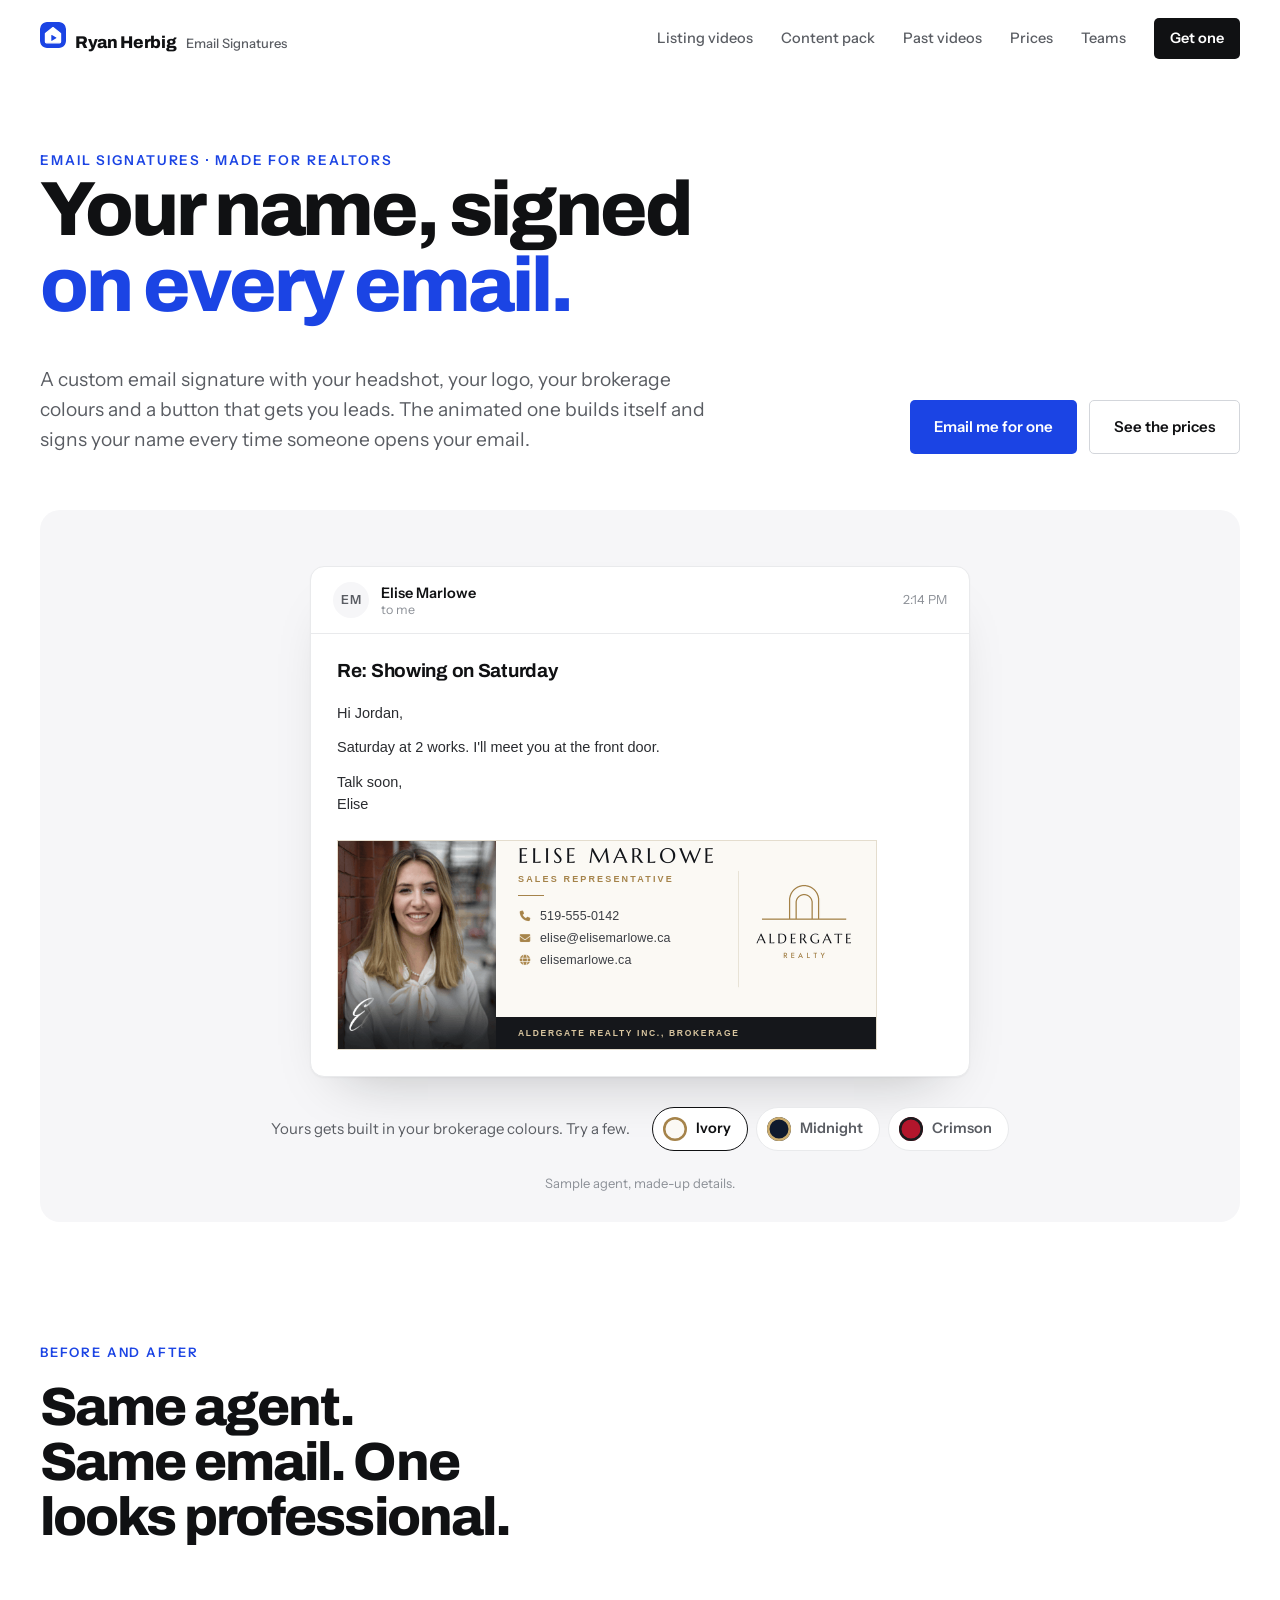
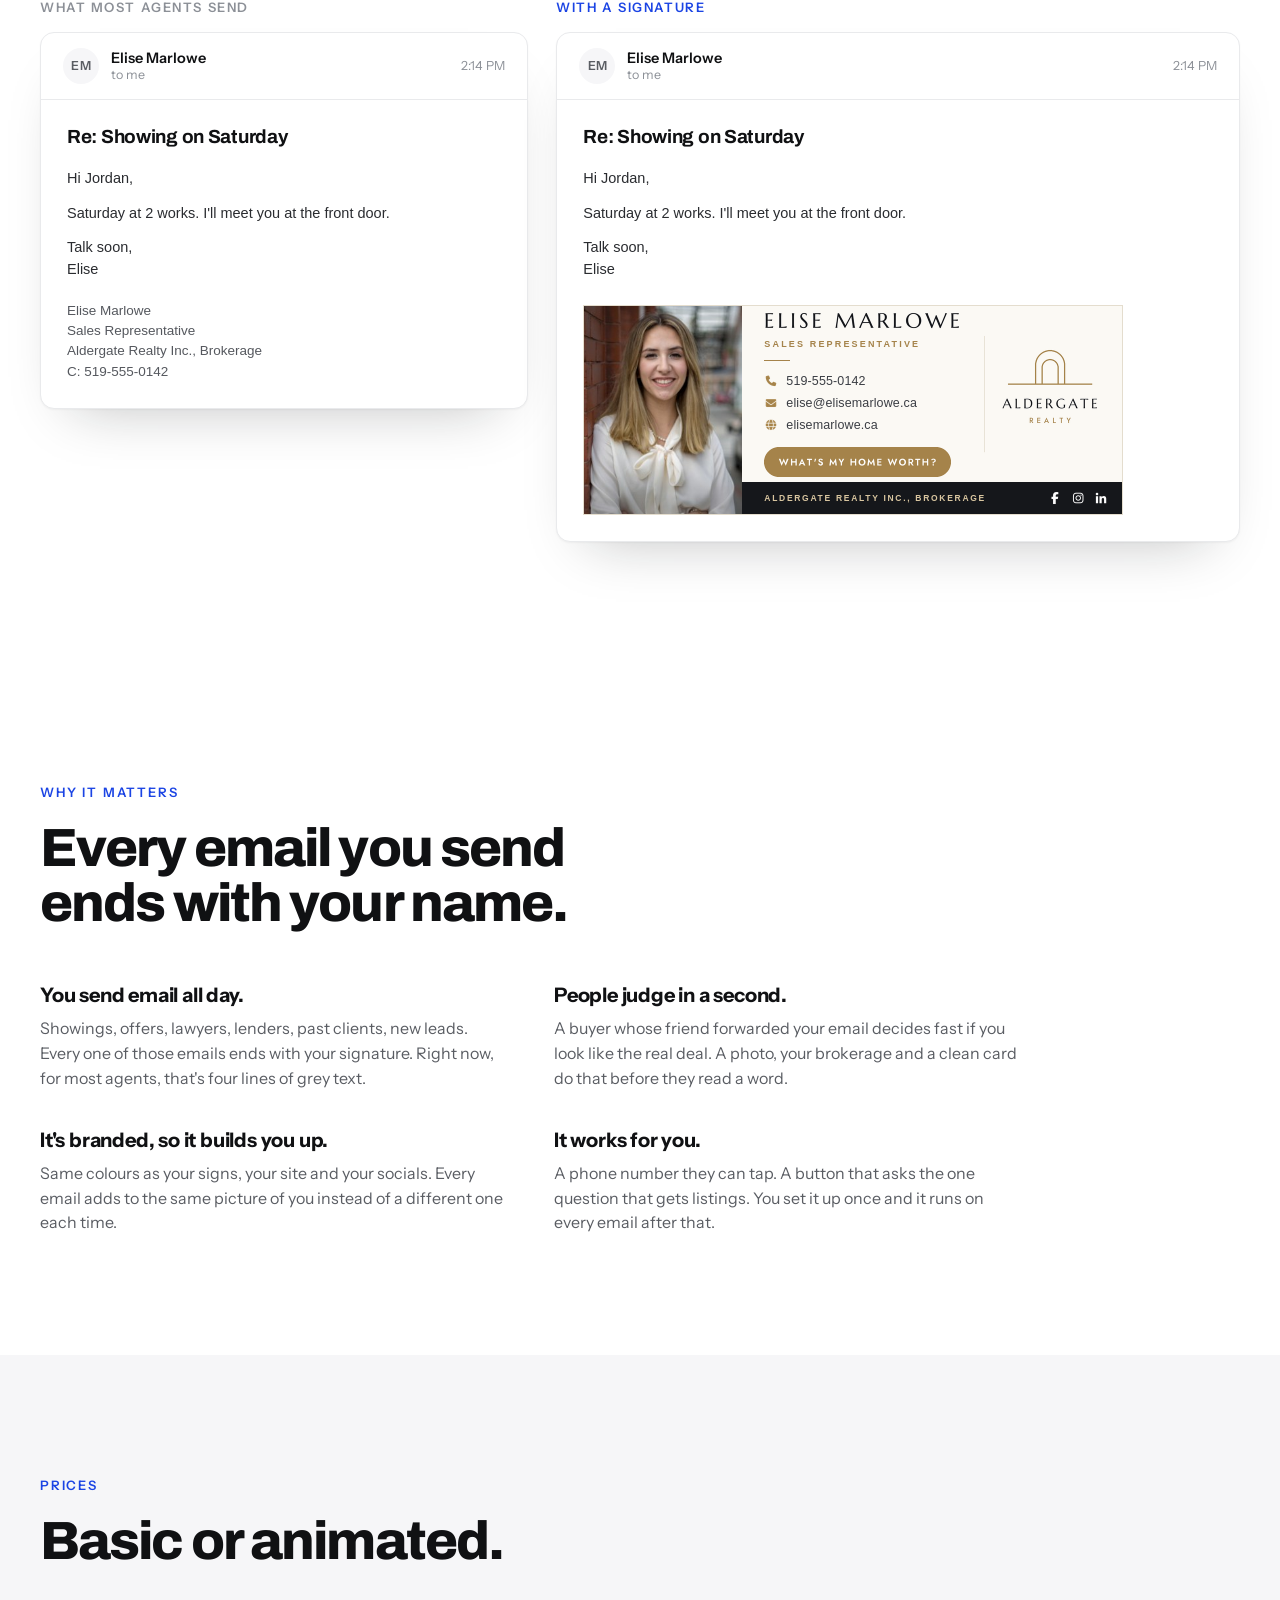
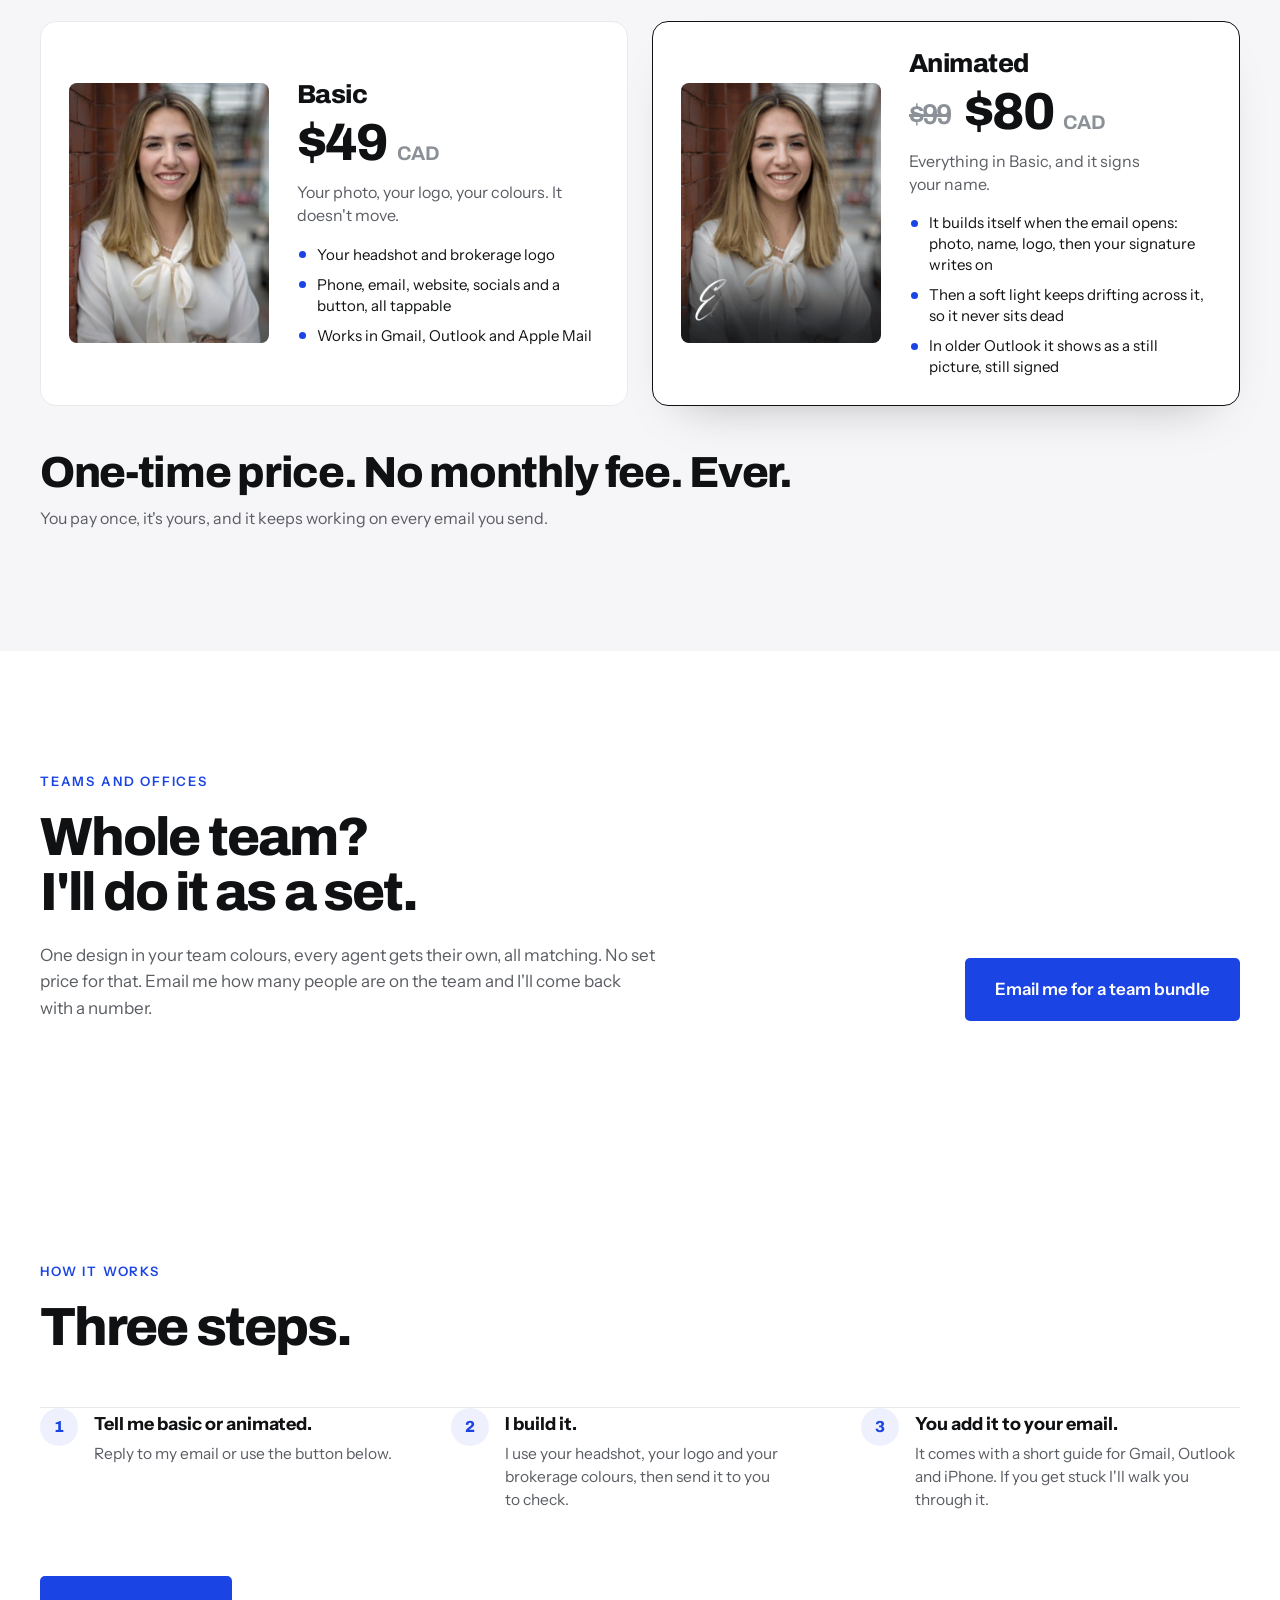
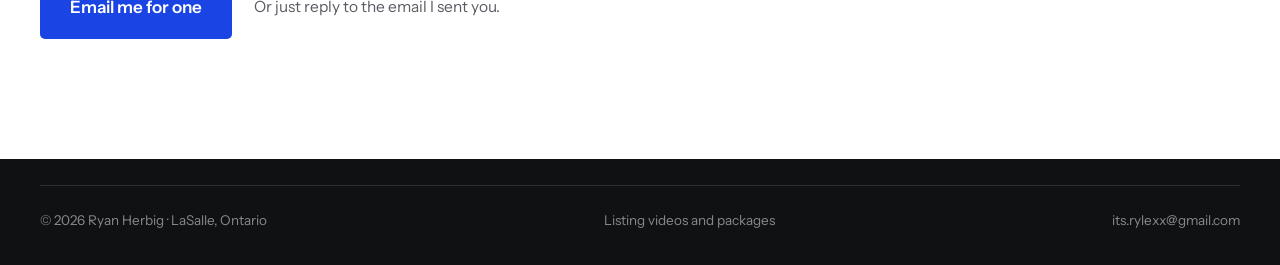
<file: signatures/index.html>
<!doctype html>
<html lang="en">
<head>
<meta charset="utf-8">
<meta name="viewport" content="width=device-width, initial-scale=1, viewport-fit=cover">
<meta name="theme-color" content="#FFFFFF">
<title>Email Signatures · Ryan Herbig</title>
<meta name="description" content="A custom email signature for realtors, with your headshot and your brokerage colours. Basic or animated.">
<link rel="preconnect" href="https://fonts.googleapis.com">
<link rel="preconnect" href="https://fonts.gstatic.com" crossorigin>
<link href="https://fonts.googleapis.com/css2?family=Archivo:wght@600;700;800&family=Instrument+Sans:wght@400;500;600&display=swap" rel="stylesheet">
<link rel="stylesheet" href="../styles.css">
<link rel="stylesheet" href="sig.css">
<link rel="icon" type="image/svg+xml" href="../assets/brand/mark.svg">
<link rel="icon" type="image/png" sizes="32x32" href="../assets/brand/favicon-32.png">
<link rel="apple-touch-icon" href="../assets/brand/apple-touch-icon.png">
</head>
<body class="sig-page">

<header class="topbar" id="topbar">
  <a class="brand" href="../"><img class="brand-mark" src="../assets/brand/mark.svg" alt="" width="26" height="26">Ryan Herbig<span class="brand-sub">Email Signatures</span></a>
  <nav class="topnav">
    <a class="nav-sig" href="../">Listing videos</a>
    <a href="../pack/">Content pack</a>
    <a href="../video/">Past videos</a>
    <a href="#options">Prices</a>
    <a href="#teams">Teams</a>
    <a class="nav-cta" href="mailto:its.rylexx@gmail.com?subject=Email%20signature&amp;body=Basic%20or%20animated%3A%0A%0AName%20and%20brokerage%3A%0A">Get one</a>
  </nav>
</header>

<main id="top">

<section class="hero hero-plain">
  <div class="container">
    <p class="kicker mask"><span>Email signatures &middot; made for realtors</span></p>
    <h1 class="hero-title">
      <span class="mask"><span>Your name, signed</span></span>
      <span class="mask"><span><em>on every email.</em></span></span>
    </h1>
    <div class="hero-row">
      <p class="hero-sub fade">A custom email signature with your headshot, your logo, your brokerage colours and a button that gets you leads. The animated one builds itself and signs your name every time someone opens your email.</p>
      <div class="hero-actions fade">
        <a class="btn btn-primary" href="mailto:its.rylexx@gmail.com?subject=Email%20signature&amp;body=Basic%20or%20animated%3A%0A%0AName%20and%20brokerage%3A%0A">Email me for one</a>
        <a class="btn btn-ghost" href="#options">See the prices</a>
      </div>
    </div>

    <div class="stage fade">
      <div class="mail">
  <div class="mail-bar"><span class="mail-av" aria-hidden="true">EM</span><span class="mail-from"><b>Elise Marlowe</b><span>to me</span></span><span class="mail-time">2:14 PM</span></div>
  <div class="mail-body">
    <p class="mail-subject">Re: Showing on Saturday</p>
    <p>Hi Jordan,</p><p>Saturday at 2 works. I'll meet you at the front door.</p><p>Talk soon,<br>Elise</p>
    <div class="sig-fit" data-sig="anim"><div class="sig-in" style="width:542px"><table role="presentation" cellpadding="0" cellspacing="0" border="0" width="540" style="width:540px;border-collapse:separate;border-spacing:0;border:1px solid #E4DDCE;background:#FBF9F4">
<tr>
<td width="160" style="width:160px;padding:0;vertical-align:top;line-height:0"><img src="img/ivory/portrait.gif" width="160" height="208" alt="Elise Marlowe" style="display:block;width:160px;height:208px;border:0"></td>
<td style="padding:0;vertical-align:top">
<table role="presentation" cellpadding="0" cellspacing="0" border="0" width="380" style="width:380px;border-collapse:collapse">
<tr>
<td height="176" style="width:228px;height:176px;padding:0 0 0 22px;vertical-align:middle">
<img src="img/ivory/name.gif" width="207" height="19" alt="Elise Marlowe" style="display:block;width:207px;height:19px;border:0">
<div style="font-family:'Helvetica Neue',Helvetica,Arial,sans-serif;font-size:9px;line-height:12px;font-weight:bold;letter-spacing:.24em;text-transform:uppercase;color:#A5834A;padding:8px 0 10px">Sales Representative</div>
<img src="img/ivory/rule.gif" width="26" height="1" alt="" style="display:block;width:26px;height:1px;border:0">
<table role="presentation" cellpadding="0" cellspacing="0" border="0" style="border-collapse:collapse;margin-top:9px">
<tr><td width="22" style="width:22px;padding:3px 0;vertical-align:middle;line-height:0"><img src="img/ivory/i-phone.png" width="14" height="14" alt="" style="display:block;width:14px;height:14px;border:0"></td><td style="padding:3px 0;font-family:'Helvetica Neue',Helvetica,Arial,sans-serif;font-size:12.5px;line-height:16px;letter-spacing:.01em;color:#3B3E44;white-space:nowrap"><a style="color:#3B3E44;text-decoration:none">519-555-0142</a></td></tr>
<tr><td width="22" style="width:22px;padding:3px 0;vertical-align:middle;line-height:0"><img src="img/ivory/i-mail.png" width="14" height="14" alt="" style="display:block;width:14px;height:14px;border:0"></td><td style="padding:3px 0;font-family:'Helvetica Neue',Helvetica,Arial,sans-serif;font-size:12.5px;line-height:16px;letter-spacing:.01em;color:#3B3E44;white-space:nowrap"><a style="color:#3B3E44;text-decoration:none">elise@elisemarlowe.ca</a></td></tr>
<tr><td width="22" style="width:22px;padding:3px 0;vertical-align:middle;line-height:0"><img src="img/ivory/i-web.png" width="14" height="14" alt="" style="display:block;width:14px;height:14px;border:0"></td><td style="padding:3px 0;font-family:'Helvetica Neue',Helvetica,Arial,sans-serif;font-size:12.5px;line-height:16px;letter-spacing:.01em;color:#3B3E44;white-space:nowrap"><a style="color:#3B3E44;text-decoration:none">elisemarlowe.ca</a></td></tr>
</table>
<a style="display:block;margin-top:11px;line-height:0"><img src="img/ivory/button.gif" width="187" height="30" alt="What's my home worth?" style="display:block;width:187px;height:30px;border:0"></a>
</td>
<td width="130" style="width:130px;padding:0;vertical-align:top;line-height:0"><img src="img/ivory/logo.gif" width="130" height="176" alt="Aldergate Realty Inc., Brokerage" style="display:block;width:130px;height:176px;border:0"></td>
</tr>
<tr>
<td colspan="2" height="32" bgcolor="#15171B" style="height:32px;padding:0 14px 0 22px;background:#15171B">
<table role="presentation" cellpadding="0" cellspacing="0" border="0" width="100%" style="width:100%;border-collapse:collapse"><tr>
<td style="font-family:'Helvetica Neue',Helvetica,Arial,sans-serif;font-size:8.5px;line-height:12px;font-weight:bold;letter-spacing:.2em;text-transform:uppercase;color:#D9C6A0;white-space:nowrap">Aldergate Realty Inc., Brokerage</td>
<td align="right" style="padding:0"><table role="presentation" cellpadding="0" cellspacing="0" border="0" align="right" style="border-collapse:collapse"><tr><td style="padding:0 0 0 9px;line-height:0"><a><img src="img/ivory/s-fb.gif" width="14" height="14" alt="Facebook" style="display:block;width:14px;height:14px;border:0"></a></td><td style="padding:0 0 0 9px;line-height:0"><a><img src="img/ivory/s-ig.gif" width="14" height="14" alt="Instagram" style="display:block;width:14px;height:14px;border:0"></a></td><td style="padding:0 0 0 9px;line-height:0"><a><img src="img/ivory/s-in.gif" width="14" height="14" alt="LinkedIn" style="display:block;width:14px;height:14px;border:0"></a></td></tr></table></td>
</tr></table>
</td>
</tr>
</table>
</td>
</tr>
</table></div></div>
  </div>
</div>
      <div class="pick">
        <p>Yours gets built in your brokerage colours. Try a few.</p>
        <div class="sws" role="group" aria-label="Colour theme">
      <button class="sw is-on" type="button" data-theme="ivory" aria-pressed="true"><i style="background:#FBF9F4;box-shadow:inset 0 0 0 2.5px #A5834A"></i>Ivory</button>
      <button class="sw" type="button" data-theme="midnight" aria-pressed="false"><i style="background:#0F1A2E;box-shadow:inset 0 0 0 2.5px #CBAC6E"></i>Midnight</button>
      <button class="sw" type="button" data-theme="crimson" aria-pressed="false"><i style="background:#B3162C;box-shadow:inset 0 0 0 2.5px #1A1B1E"></i>Crimson</button>
        </div>
      </div>
      <p class="stage-note">Sample agent, made-up details.</p>
    </div>
  </div>
</section>

<section class="section" id="before">
  <div class="container">
    <p class="eyebrow">Before and after</p>
    <h2 class="sg-h2">Same agent. Same email. One looks professional.</h2>
    <div class="ba">
      <figure>
        <figcaption>What most agents send</figcaption>
        <div class="mail">
  <div class="mail-bar"><span class="mail-av" aria-hidden="true">EM</span><span class="mail-from"><b>Elise Marlowe</b><span>to me</span></span><span class="mail-time">2:14 PM</span></div>
  <div class="mail-body">
    <p class="mail-subject">Re: Showing on Saturday</p>
    <p>Hi Jordan,</p><p>Saturday at 2 works. I'll meet you at the front door.</p><p>Talk soon,<br>Elise</p>
    <div class="plain-sig">Elise Marlowe<br>Sales Representative<br>Aldergate Realty Inc., Brokerage<br>C: 519-555-0142</div>
  </div>
</div>
      </figure>
      <figure>
        <figcaption class="is-after">With a signature</figcaption>
        <div class="mail">
  <div class="mail-bar"><span class="mail-av" aria-hidden="true">EM</span><span class="mail-from"><b>Elise Marlowe</b><span>to me</span></span><span class="mail-time">2:14 PM</span></div>
  <div class="mail-body">
    <p class="mail-subject">Re: Showing on Saturday</p>
    <p>Hi Jordan,</p><p>Saturday at 2 works. I'll meet you at the front door.</p><p>Talk soon,<br>Elise</p>
    <div class="sig-fit" data-sig="basic"><div class="sig-in" style="width:542px"><table role="presentation" cellpadding="0" cellspacing="0" border="0" width="540" style="width:540px;border-collapse:separate;border-spacing:0;border:1px solid #E4DDCE;background:#FBF9F4">
<tr>
<td width="160" style="width:160px;padding:0;vertical-align:top;line-height:0"><img src="img/ivory/portrait.jpg" width="160" height="208" alt="Elise Marlowe" style="display:block;width:160px;height:208px;border:0"></td>
<td style="padding:0;vertical-align:top">
<table role="presentation" cellpadding="0" cellspacing="0" border="0" width="380" style="width:380px;border-collapse:collapse">
<tr>
<td height="176" style="width:228px;height:176px;padding:0 0 0 22px;vertical-align:middle">
<img src="img/ivory/name.png" width="207" height="19" alt="Elise Marlowe" style="display:block;width:207px;height:19px;border:0">
<div style="font-family:'Helvetica Neue',Helvetica,Arial,sans-serif;font-size:9px;line-height:12px;font-weight:bold;letter-spacing:.24em;text-transform:uppercase;color:#A5834A;padding:8px 0 10px">Sales Representative</div>
<div style="width:26px;height:1px;line-height:1px;font-size:0;background:#A5834A">&nbsp;</div>
<table role="presentation" cellpadding="0" cellspacing="0" border="0" style="border-collapse:collapse;margin-top:9px">
<tr><td width="22" style="width:22px;padding:3px 0;vertical-align:middle;line-height:0"><img src="img/ivory/i-phone.png" width="14" height="14" alt="" style="display:block;width:14px;height:14px;border:0"></td><td style="padding:3px 0;font-family:'Helvetica Neue',Helvetica,Arial,sans-serif;font-size:12.5px;line-height:16px;letter-spacing:.01em;color:#3B3E44;white-space:nowrap"><a style="color:#3B3E44;text-decoration:none">519-555-0142</a></td></tr>
<tr><td width="22" style="width:22px;padding:3px 0;vertical-align:middle;line-height:0"><img src="img/ivory/i-mail.png" width="14" height="14" alt="" style="display:block;width:14px;height:14px;border:0"></td><td style="padding:3px 0;font-family:'Helvetica Neue',Helvetica,Arial,sans-serif;font-size:12.5px;line-height:16px;letter-spacing:.01em;color:#3B3E44;white-space:nowrap"><a style="color:#3B3E44;text-decoration:none">elise@elisemarlowe.ca</a></td></tr>
<tr><td width="22" style="width:22px;padding:3px 0;vertical-align:middle;line-height:0"><img src="img/ivory/i-web.png" width="14" height="14" alt="" style="display:block;width:14px;height:14px;border:0"></td><td style="padding:3px 0;font-family:'Helvetica Neue',Helvetica,Arial,sans-serif;font-size:12.5px;line-height:16px;letter-spacing:.01em;color:#3B3E44;white-space:nowrap"><a style="color:#3B3E44;text-decoration:none">elisemarlowe.ca</a></td></tr>
</table>
<a style="display:block;margin-top:11px;line-height:0"><img src="img/ivory/button.png" width="187" height="30" alt="What's my home worth?" style="display:block;width:187px;height:30px;border:0"></a>
</td>
<td width="130" style="width:130px;padding:0;vertical-align:top;line-height:0"><img src="img/ivory/logo.png" width="130" height="176" alt="Aldergate Realty Inc., Brokerage" style="display:block;width:130px;height:176px;border:0"></td>
</tr>
<tr>
<td colspan="2" height="32" bgcolor="#15171B" style="height:32px;padding:0 14px 0 22px;background:#15171B">
<table role="presentation" cellpadding="0" cellspacing="0" border="0" width="100%" style="width:100%;border-collapse:collapse"><tr>
<td style="font-family:'Helvetica Neue',Helvetica,Arial,sans-serif;font-size:8.5px;line-height:12px;font-weight:bold;letter-spacing:.2em;text-transform:uppercase;color:#D9C6A0;white-space:nowrap">Aldergate Realty Inc., Brokerage</td>
<td align="right" style="padding:0"><table role="presentation" cellpadding="0" cellspacing="0" border="0" align="right" style="border-collapse:collapse"><tr><td style="padding:0 0 0 9px;line-height:0"><a><img src="img/ivory/s-fb.png" width="14" height="14" alt="Facebook" style="display:block;width:14px;height:14px;border:0"></a></td><td style="padding:0 0 0 9px;line-height:0"><a><img src="img/ivory/s-ig.png" width="14" height="14" alt="Instagram" style="display:block;width:14px;height:14px;border:0"></a></td><td style="padding:0 0 0 9px;line-height:0"><a><img src="img/ivory/s-in.png" width="14" height="14" alt="LinkedIn" style="display:block;width:14px;height:14px;border:0"></a></td></tr></table></td>
</tr></table>
</td>
</tr>
</table>
</td>
</tr>
</table></div></div>
  </div>
</div>
      </figure>
    </div>
  </div>
</section>

<section class="section" id="why">
  <div class="container">
    <p class="eyebrow">Why it matters</p>
    <h2 class="sg-h2">Every email you send ends with your name.</h2>
    <div class="why">
      <div><b>You send email all day.</b><p>Showings, offers, lawyers, lenders, past clients, new leads. Every one of those emails ends with your signature. Right now, for most agents, that's four lines of grey text.</p></div>
      <div><b>People judge in a second.</b><p>A buyer whose friend forwarded your email decides fast if you look like the real deal. A photo, your brokerage and a clean card do that before they read a word.</p></div>
      <div><b>It's branded, so it builds you up.</b><p>Same colours as your signs, your site and your socials. Every email adds to the same picture of you instead of a different one each time.</p></div>
      <div><b>It works for you.</b><p>A phone number they can tap. A button that asks the one question that gets listings. You set it up once and it runs on every email after that.</p></div>
    </div>
  </div>
</section>

<section class="section section-alt" id="options">
  <div class="container">
    <p class="eyebrow">Prices</p>
    <h2 class="sg-h2">Basic or animated.</h2>
    <div class="opts">
      <article class="opt">
        <div class="opt-pic"><img data-pic="basic" src="img/ivory/portrait.jpg" width="160" height="208" alt="The basic signature photo, not moving" loading="lazy"></div>
        <div class="opt-head">
          <h3>Basic</h3>
          <p class="opt-price">$49 <small>CAD</small></p>
          <p class="opt-line">Your photo, your logo, your colours. It doesn't move.</p>
        </div>
          <ul>
            <li>Your headshot and brokerage logo</li>
            <li>Phone, email, website, socials and a button, all tappable</li>
            <li>Works in Gmail, Outlook and Apple Mail</li>
          </ul>
      </article>
      <article class="opt opt-hi">
        <div class="opt-pic"><img data-pic="anim" src="img/ivory/portrait.gif" width="160" height="208" alt="The animated signature writing the agent's name across her photo" loading="lazy"></div>
        <div class="opt-head">
          <h3>Animated</h3>
          <p class="opt-price"><s>$99</s> $80 <small>CAD</small></p>
          <p class="opt-line">Everything in Basic, and it signs your name.</p>
        </div>
          <ul>
            <li>It builds itself when the email opens: photo, name, logo, then your signature writes on</li>
            <li>Then a soft light keeps drifting across it, so it never sits dead</li>
            <li>In older Outlook it shows as a still picture, still signed</li>
          </ul>
      </article>
    </div>
    <p class="opts-big">One-time price. No monthly fee. Ever.</p>
    <p class="opts-note">You pay once, it's yours, and it keeps working on every email you send.</p>
  </div>
</section>

<section class="section" id="teams">
  <div class="container teams">
    <div>
      <p class="eyebrow">Teams and offices</p>
      <h2 class="sg-h2">Whole team? I'll do it as a set.</h2>
      <p class="teams-sub">One design in your team colours, every agent gets their own, all matching. No set price for that. Email me how many people are on the team and I'll come back with a number.</p>
    </div>
    <a class="btn btn-primary btn-lg" href="mailto:its.rylexx@gmail.com?subject=Team%20email%20signatures&amp;body=Team%20or%20brokerage%3A%0A%0AHow%20many%20people%3A%0A%0ABasic%20or%20animated%3A%0A">Email me for a team bundle</a>
  </div>
</section>

<section class="section" id="how">
  <div class="container">
    <p class="eyebrow">How it works</p>
    <h2 class="sg-h2">Three steps.</h2>
    <ol class="steps">
      <li><span>1</span><div><b>Tell me basic or animated.</b><p>Reply to my email or use the button below.</p></div></li>
      <li><span>2</span><div><b>I build it.</b><p>I use your headshot, your logo and your brokerage colours, then send it to you to check.</p></div></li>
      <li><span>3</span><div><b>You add it to your email.</b><p>It comes with a short guide for Gmail, Outlook and iPhone. If you get stuck I'll walk you through it.</p></div></li>
    </ol>
    <div class="closer">
      <a class="btn btn-primary btn-lg" href="mailto:its.rylexx@gmail.com?subject=Email%20signature&amp;body=Basic%20or%20animated%3A%0A%0AName%20and%20brokerage%3A%0A">Email me for one</a>
      <p>Or just reply to the email I sent you.</p>
    </div>
  </div>
</section>

</main>

<footer class="footer">
  <div class="container footer-row">
    <span>© 2026 Ryan Herbig · LaSalle, Ontario</span>
    <a href="../">Listing videos and packages</a>
    <a href="mailto:its.rylexx@gmail.com">its.rylexx@gmail.com</a>
  </div>
</footer>

<template id="sig-ivory-basic"><table role="presentation" cellpadding="0" cellspacing="0" border="0" width="540" style="width:540px;border-collapse:separate;border-spacing:0;border:1px solid #E4DDCE;background:#FBF9F4">
<tr>
<td width="160" style="width:160px;padding:0;vertical-align:top;line-height:0"><img src="img/ivory/portrait.jpg" width="160" height="208" alt="Elise Marlowe" style="display:block;width:160px;height:208px;border:0"></td>
<td style="padding:0;vertical-align:top">
<table role="presentation" cellpadding="0" cellspacing="0" border="0" width="380" style="width:380px;border-collapse:collapse">
<tr>
<td height="176" style="width:228px;height:176px;padding:0 0 0 22px;vertical-align:middle">
<img src="img/ivory/name.png" width="207" height="19" alt="Elise Marlowe" style="display:block;width:207px;height:19px;border:0">
<div style="font-family:'Helvetica Neue',Helvetica,Arial,sans-serif;font-size:9px;line-height:12px;font-weight:bold;letter-spacing:.24em;text-transform:uppercase;color:#A5834A;padding:8px 0 10px">Sales Representative</div>
<div style="width:26px;height:1px;line-height:1px;font-size:0;background:#A5834A">&nbsp;</div>
<table role="presentation" cellpadding="0" cellspacing="0" border="0" style="border-collapse:collapse;margin-top:9px">
<tr><td width="22" style="width:22px;padding:3px 0;vertical-align:middle;line-height:0"><img src="img/ivory/i-phone.png" width="14" height="14" alt="" style="display:block;width:14px;height:14px;border:0"></td><td style="padding:3px 0;font-family:'Helvetica Neue',Helvetica,Arial,sans-serif;font-size:12.5px;line-height:16px;letter-spacing:.01em;color:#3B3E44;white-space:nowrap"><a style="color:#3B3E44;text-decoration:none">519-555-0142</a></td></tr>
<tr><td width="22" style="width:22px;padding:3px 0;vertical-align:middle;line-height:0"><img src="img/ivory/i-mail.png" width="14" height="14" alt="" style="display:block;width:14px;height:14px;border:0"></td><td style="padding:3px 0;font-family:'Helvetica Neue',Helvetica,Arial,sans-serif;font-size:12.5px;line-height:16px;letter-spacing:.01em;color:#3B3E44;white-space:nowrap"><a style="color:#3B3E44;text-decoration:none">elise@elisemarlowe.ca</a></td></tr>
<tr><td width="22" style="width:22px;padding:3px 0;vertical-align:middle;line-height:0"><img src="img/ivory/i-web.png" width="14" height="14" alt="" style="display:block;width:14px;height:14px;border:0"></td><td style="padding:3px 0;font-family:'Helvetica Neue',Helvetica,Arial,sans-serif;font-size:12.5px;line-height:16px;letter-spacing:.01em;color:#3B3E44;white-space:nowrap"><a style="color:#3B3E44;text-decoration:none">elisemarlowe.ca</a></td></tr>
</table>
<a style="display:block;margin-top:11px;line-height:0"><img src="img/ivory/button.png" width="187" height="30" alt="What's my home worth?" style="display:block;width:187px;height:30px;border:0"></a>
</td>
<td width="130" style="width:130px;padding:0;vertical-align:top;line-height:0"><img src="img/ivory/logo.png" width="130" height="176" alt="Aldergate Realty Inc., Brokerage" style="display:block;width:130px;height:176px;border:0"></td>
</tr>
<tr>
<td colspan="2" height="32" bgcolor="#15171B" style="height:32px;padding:0 14px 0 22px;background:#15171B">
<table role="presentation" cellpadding="0" cellspacing="0" border="0" width="100%" style="width:100%;border-collapse:collapse"><tr>
<td style="font-family:'Helvetica Neue',Helvetica,Arial,sans-serif;font-size:8.5px;line-height:12px;font-weight:bold;letter-spacing:.2em;text-transform:uppercase;color:#D9C6A0;white-space:nowrap">Aldergate Realty Inc., Brokerage</td>
<td align="right" style="padding:0"><table role="presentation" cellpadding="0" cellspacing="0" border="0" align="right" style="border-collapse:collapse"><tr><td style="padding:0 0 0 9px;line-height:0"><a><img src="img/ivory/s-fb.png" width="14" height="14" alt="Facebook" style="display:block;width:14px;height:14px;border:0"></a></td><td style="padding:0 0 0 9px;line-height:0"><a><img src="img/ivory/s-ig.png" width="14" height="14" alt="Instagram" style="display:block;width:14px;height:14px;border:0"></a></td><td style="padding:0 0 0 9px;line-height:0"><a><img src="img/ivory/s-in.png" width="14" height="14" alt="LinkedIn" style="display:block;width:14px;height:14px;border:0"></a></td></tr></table></td>
</tr></table>
</td>
</tr>
</table>
</td>
</tr>
</table></template>
<template id="sig-ivory-anim"><table role="presentation" cellpadding="0" cellspacing="0" border="0" width="540" style="width:540px;border-collapse:separate;border-spacing:0;border:1px solid #E4DDCE;background:#FBF9F4">
<tr>
<td width="160" style="width:160px;padding:0;vertical-align:top;line-height:0"><img src="img/ivory/portrait.gif" width="160" height="208" alt="Elise Marlowe" style="display:block;width:160px;height:208px;border:0"></td>
<td style="padding:0;vertical-align:top">
<table role="presentation" cellpadding="0" cellspacing="0" border="0" width="380" style="width:380px;border-collapse:collapse">
<tr>
<td height="176" style="width:228px;height:176px;padding:0 0 0 22px;vertical-align:middle">
<img src="img/ivory/name.gif" width="207" height="19" alt="Elise Marlowe" style="display:block;width:207px;height:19px;border:0">
<div style="font-family:'Helvetica Neue',Helvetica,Arial,sans-serif;font-size:9px;line-height:12px;font-weight:bold;letter-spacing:.24em;text-transform:uppercase;color:#A5834A;padding:8px 0 10px">Sales Representative</div>
<img src="img/ivory/rule.gif" width="26" height="1" alt="" style="display:block;width:26px;height:1px;border:0">
<table role="presentation" cellpadding="0" cellspacing="0" border="0" style="border-collapse:collapse;margin-top:9px">
<tr><td width="22" style="width:22px;padding:3px 0;vertical-align:middle;line-height:0"><img src="img/ivory/i-phone.png" width="14" height="14" alt="" style="display:block;width:14px;height:14px;border:0"></td><td style="padding:3px 0;font-family:'Helvetica Neue',Helvetica,Arial,sans-serif;font-size:12.5px;line-height:16px;letter-spacing:.01em;color:#3B3E44;white-space:nowrap"><a style="color:#3B3E44;text-decoration:none">519-555-0142</a></td></tr>
<tr><td width="22" style="width:22px;padding:3px 0;vertical-align:middle;line-height:0"><img src="img/ivory/i-mail.png" width="14" height="14" alt="" style="display:block;width:14px;height:14px;border:0"></td><td style="padding:3px 0;font-family:'Helvetica Neue',Helvetica,Arial,sans-serif;font-size:12.5px;line-height:16px;letter-spacing:.01em;color:#3B3E44;white-space:nowrap"><a style="color:#3B3E44;text-decoration:none">elise@elisemarlowe.ca</a></td></tr>
<tr><td width="22" style="width:22px;padding:3px 0;vertical-align:middle;line-height:0"><img src="img/ivory/i-web.png" width="14" height="14" alt="" style="display:block;width:14px;height:14px;border:0"></td><td style="padding:3px 0;font-family:'Helvetica Neue',Helvetica,Arial,sans-serif;font-size:12.5px;line-height:16px;letter-spacing:.01em;color:#3B3E44;white-space:nowrap"><a style="color:#3B3E44;text-decoration:none">elisemarlowe.ca</a></td></tr>
</table>
<a style="display:block;margin-top:11px;line-height:0"><img src="img/ivory/button.gif" width="187" height="30" alt="What's my home worth?" style="display:block;width:187px;height:30px;border:0"></a>
</td>
<td width="130" style="width:130px;padding:0;vertical-align:top;line-height:0"><img src="img/ivory/logo.gif" width="130" height="176" alt="Aldergate Realty Inc., Brokerage" style="display:block;width:130px;height:176px;border:0"></td>
</tr>
<tr>
<td colspan="2" height="32" bgcolor="#15171B" style="height:32px;padding:0 14px 0 22px;background:#15171B">
<table role="presentation" cellpadding="0" cellspacing="0" border="0" width="100%" style="width:100%;border-collapse:collapse"><tr>
<td style="font-family:'Helvetica Neue',Helvetica,Arial,sans-serif;font-size:8.5px;line-height:12px;font-weight:bold;letter-spacing:.2em;text-transform:uppercase;color:#D9C6A0;white-space:nowrap">Aldergate Realty Inc., Brokerage</td>
<td align="right" style="padding:0"><table role="presentation" cellpadding="0" cellspacing="0" border="0" align="right" style="border-collapse:collapse"><tr><td style="padding:0 0 0 9px;line-height:0"><a><img src="img/ivory/s-fb.gif" width="14" height="14" alt="Facebook" style="display:block;width:14px;height:14px;border:0"></a></td><td style="padding:0 0 0 9px;line-height:0"><a><img src="img/ivory/s-ig.gif" width="14" height="14" alt="Instagram" style="display:block;width:14px;height:14px;border:0"></a></td><td style="padding:0 0 0 9px;line-height:0"><a><img src="img/ivory/s-in.gif" width="14" height="14" alt="LinkedIn" style="display:block;width:14px;height:14px;border:0"></a></td></tr></table></td>
</tr></table>
</td>
</tr>
</table>
</td>
</tr>
</table></template>
<template id="sig-midnight-basic"><table role="presentation" cellpadding="0" cellspacing="0" border="0" width="540" style="width:540px;border-collapse:separate;border-spacing:0;border:1px solid #0F1A2E;background:#0F1A2E">
<tr>
<td width="160" style="width:160px;padding:0;vertical-align:top;line-height:0"><img src="img/midnight/portrait.jpg" width="160" height="208" alt="Elise Marlowe" style="display:block;width:160px;height:208px;border:0"></td>
<td style="padding:0;vertical-align:top">
<table role="presentation" cellpadding="0" cellspacing="0" border="0" width="380" style="width:380px;border-collapse:collapse">
<tr>
<td height="176" style="width:228px;height:176px;padding:0 0 0 22px;vertical-align:middle">
<img src="img/midnight/name.png" width="207" height="19" alt="Elise Marlowe" style="display:block;width:207px;height:19px;border:0">
<div style="font-family:'Helvetica Neue',Helvetica,Arial,sans-serif;font-size:9px;line-height:12px;font-weight:bold;letter-spacing:.24em;text-transform:uppercase;color:#CBAC6E;padding:8px 0 10px">Sales Representative</div>
<div style="width:26px;height:1px;line-height:1px;font-size:0;background:#CBAC6E">&nbsp;</div>
<table role="presentation" cellpadding="0" cellspacing="0" border="0" style="border-collapse:collapse;margin-top:9px">
<tr><td width="22" style="width:22px;padding:3px 0;vertical-align:middle;line-height:0"><img src="img/midnight/i-phone.png" width="14" height="14" alt="" style="display:block;width:14px;height:14px;border:0"></td><td style="padding:3px 0;font-family:'Helvetica Neue',Helvetica,Arial,sans-serif;font-size:12.5px;line-height:16px;letter-spacing:.01em;color:#C7CDD8;white-space:nowrap"><a style="color:#C7CDD8;text-decoration:none">519-555-0142</a></td></tr>
<tr><td width="22" style="width:22px;padding:3px 0;vertical-align:middle;line-height:0"><img src="img/midnight/i-mail.png" width="14" height="14" alt="" style="display:block;width:14px;height:14px;border:0"></td><td style="padding:3px 0;font-family:'Helvetica Neue',Helvetica,Arial,sans-serif;font-size:12.5px;line-height:16px;letter-spacing:.01em;color:#C7CDD8;white-space:nowrap"><a style="color:#C7CDD8;text-decoration:none">elise@elisemarlowe.ca</a></td></tr>
<tr><td width="22" style="width:22px;padding:3px 0;vertical-align:middle;line-height:0"><img src="img/midnight/i-web.png" width="14" height="14" alt="" style="display:block;width:14px;height:14px;border:0"></td><td style="padding:3px 0;font-family:'Helvetica Neue',Helvetica,Arial,sans-serif;font-size:12.5px;line-height:16px;letter-spacing:.01em;color:#C7CDD8;white-space:nowrap"><a style="color:#C7CDD8;text-decoration:none">elisemarlowe.ca</a></td></tr>
</table>
<a style="display:block;margin-top:11px;line-height:0"><img src="img/midnight/button.png" width="187" height="30" alt="What's my home worth?" style="display:block;width:187px;height:30px;border:0"></a>
</td>
<td width="130" style="width:130px;padding:0;vertical-align:top;line-height:0"><img src="img/midnight/logo.png" width="130" height="176" alt="Aldergate Realty Inc., Brokerage" style="display:block;width:130px;height:176px;border:0"></td>
</tr>
<tr>
<td colspan="2" height="32" bgcolor="#0A1322" style="height:32px;padding:0 14px 0 22px;background:#0A1322">
<table role="presentation" cellpadding="0" cellspacing="0" border="0" width="100%" style="width:100%;border-collapse:collapse"><tr>
<td style="font-family:'Helvetica Neue',Helvetica,Arial,sans-serif;font-size:8.5px;line-height:12px;font-weight:bold;letter-spacing:.2em;text-transform:uppercase;color:#CBAC6E;white-space:nowrap">Aldergate Realty Inc., Brokerage</td>
<td align="right" style="padding:0"><table role="presentation" cellpadding="0" cellspacing="0" border="0" align="right" style="border-collapse:collapse"><tr><td style="padding:0 0 0 9px;line-height:0"><a><img src="img/midnight/s-fb.png" width="14" height="14" alt="Facebook" style="display:block;width:14px;height:14px;border:0"></a></td><td style="padding:0 0 0 9px;line-height:0"><a><img src="img/midnight/s-ig.png" width="14" height="14" alt="Instagram" style="display:block;width:14px;height:14px;border:0"></a></td><td style="padding:0 0 0 9px;line-height:0"><a><img src="img/midnight/s-in.png" width="14" height="14" alt="LinkedIn" style="display:block;width:14px;height:14px;border:0"></a></td></tr></table></td>
</tr></table>
</td>
</tr>
</table>
</td>
</tr>
</table></template>
<template id="sig-midnight-anim"><table role="presentation" cellpadding="0" cellspacing="0" border="0" width="540" style="width:540px;border-collapse:separate;border-spacing:0;border:1px solid #0F1A2E;background:#0F1A2E">
<tr>
<td width="160" style="width:160px;padding:0;vertical-align:top;line-height:0"><img src="img/midnight/portrait.gif" width="160" height="208" alt="Elise Marlowe" style="display:block;width:160px;height:208px;border:0"></td>
<td style="padding:0;vertical-align:top">
<table role="presentation" cellpadding="0" cellspacing="0" border="0" width="380" style="width:380px;border-collapse:collapse">
<tr>
<td height="176" style="width:228px;height:176px;padding:0 0 0 22px;vertical-align:middle">
<img src="img/midnight/name.gif" width="207" height="19" alt="Elise Marlowe" style="display:block;width:207px;height:19px;border:0">
<div style="font-family:'Helvetica Neue',Helvetica,Arial,sans-serif;font-size:9px;line-height:12px;font-weight:bold;letter-spacing:.24em;text-transform:uppercase;color:#CBAC6E;padding:8px 0 10px">Sales Representative</div>
<img src="img/midnight/rule.gif" width="26" height="1" alt="" style="display:block;width:26px;height:1px;border:0">
<table role="presentation" cellpadding="0" cellspacing="0" border="0" style="border-collapse:collapse;margin-top:9px">
<tr><td width="22" style="width:22px;padding:3px 0;vertical-align:middle;line-height:0"><img src="img/midnight/i-phone.png" width="14" height="14" alt="" style="display:block;width:14px;height:14px;border:0"></td><td style="padding:3px 0;font-family:'Helvetica Neue',Helvetica,Arial,sans-serif;font-size:12.5px;line-height:16px;letter-spacing:.01em;color:#C7CDD8;white-space:nowrap"><a style="color:#C7CDD8;text-decoration:none">519-555-0142</a></td></tr>
<tr><td width="22" style="width:22px;padding:3px 0;vertical-align:middle;line-height:0"><img src="img/midnight/i-mail.png" width="14" height="14" alt="" style="display:block;width:14px;height:14px;border:0"></td><td style="padding:3px 0;font-family:'Helvetica Neue',Helvetica,Arial,sans-serif;font-size:12.5px;line-height:16px;letter-spacing:.01em;color:#C7CDD8;white-space:nowrap"><a style="color:#C7CDD8;text-decoration:none">elise@elisemarlowe.ca</a></td></tr>
<tr><td width="22" style="width:22px;padding:3px 0;vertical-align:middle;line-height:0"><img src="img/midnight/i-web.png" width="14" height="14" alt="" style="display:block;width:14px;height:14px;border:0"></td><td style="padding:3px 0;font-family:'Helvetica Neue',Helvetica,Arial,sans-serif;font-size:12.5px;line-height:16px;letter-spacing:.01em;color:#C7CDD8;white-space:nowrap"><a style="color:#C7CDD8;text-decoration:none">elisemarlowe.ca</a></td></tr>
</table>
<a style="display:block;margin-top:11px;line-height:0"><img src="img/midnight/button.gif" width="187" height="30" alt="What's my home worth?" style="display:block;width:187px;height:30px;border:0"></a>
</td>
<td width="130" style="width:130px;padding:0;vertical-align:top;line-height:0"><img src="img/midnight/logo.gif" width="130" height="176" alt="Aldergate Realty Inc., Brokerage" style="display:block;width:130px;height:176px;border:0"></td>
</tr>
<tr>
<td colspan="2" height="32" bgcolor="#0A1322" style="height:32px;padding:0 14px 0 22px;background:#0A1322">
<table role="presentation" cellpadding="0" cellspacing="0" border="0" width="100%" style="width:100%;border-collapse:collapse"><tr>
<td style="font-family:'Helvetica Neue',Helvetica,Arial,sans-serif;font-size:8.5px;line-height:12px;font-weight:bold;letter-spacing:.2em;text-transform:uppercase;color:#CBAC6E;white-space:nowrap">Aldergate Realty Inc., Brokerage</td>
<td align="right" style="padding:0"><table role="presentation" cellpadding="0" cellspacing="0" border="0" align="right" style="border-collapse:collapse"><tr><td style="padding:0 0 0 9px;line-height:0"><a><img src="img/midnight/s-fb.gif" width="14" height="14" alt="Facebook" style="display:block;width:14px;height:14px;border:0"></a></td><td style="padding:0 0 0 9px;line-height:0"><a><img src="img/midnight/s-ig.gif" width="14" height="14" alt="Instagram" style="display:block;width:14px;height:14px;border:0"></a></td><td style="padding:0 0 0 9px;line-height:0"><a><img src="img/midnight/s-in.gif" width="14" height="14" alt="LinkedIn" style="display:block;width:14px;height:14px;border:0"></a></td></tr></table></td>
</tr></table>
</td>
</tr>
</table>
</td>
</tr>
</table></template>
<template id="sig-crimson-basic"><table role="presentation" cellpadding="0" cellspacing="0" border="0" width="540" style="width:540px;border-collapse:separate;border-spacing:0;border:1px solid #E0E0E4;background:#FFFFFF">
<tr>
<td width="160" style="width:160px;padding:0;vertical-align:top;line-height:0"><img src="img/crimson/portrait.jpg" width="160" height="208" alt="Elise Marlowe" style="display:block;width:160px;height:208px;border:0"></td>
<td style="padding:0;vertical-align:top">
<table role="presentation" cellpadding="0" cellspacing="0" border="0" width="380" style="width:380px;border-collapse:collapse">
<tr>
<td height="176" style="width:228px;height:176px;padding:0 0 0 22px;vertical-align:middle">
<img src="img/crimson/name.png" width="207" height="19" alt="Elise Marlowe" style="display:block;width:207px;height:19px;border:0">
<div style="font-family:'Helvetica Neue',Helvetica,Arial,sans-serif;font-size:9px;line-height:12px;font-weight:bold;letter-spacing:.24em;text-transform:uppercase;color:#B3162C;padding:8px 0 10px">Sales Representative</div>
<div style="width:26px;height:1px;line-height:1px;font-size:0;background:#B3162C">&nbsp;</div>
<table role="presentation" cellpadding="0" cellspacing="0" border="0" style="border-collapse:collapse;margin-top:9px">
<tr><td width="22" style="width:22px;padding:3px 0;vertical-align:middle;line-height:0"><img src="img/crimson/i-phone.png" width="14" height="14" alt="" style="display:block;width:14px;height:14px;border:0"></td><td style="padding:3px 0;font-family:'Helvetica Neue',Helvetica,Arial,sans-serif;font-size:12.5px;line-height:16px;letter-spacing:.01em;color:#3B3E44;white-space:nowrap"><a style="color:#3B3E44;text-decoration:none">519-555-0142</a></td></tr>
<tr><td width="22" style="width:22px;padding:3px 0;vertical-align:middle;line-height:0"><img src="img/crimson/i-mail.png" width="14" height="14" alt="" style="display:block;width:14px;height:14px;border:0"></td><td style="padding:3px 0;font-family:'Helvetica Neue',Helvetica,Arial,sans-serif;font-size:12.5px;line-height:16px;letter-spacing:.01em;color:#3B3E44;white-space:nowrap"><a style="color:#3B3E44;text-decoration:none">elise@elisemarlowe.ca</a></td></tr>
<tr><td width="22" style="width:22px;padding:3px 0;vertical-align:middle;line-height:0"><img src="img/crimson/i-web.png" width="14" height="14" alt="" style="display:block;width:14px;height:14px;border:0"></td><td style="padding:3px 0;font-family:'Helvetica Neue',Helvetica,Arial,sans-serif;font-size:12.5px;line-height:16px;letter-spacing:.01em;color:#3B3E44;white-space:nowrap"><a style="color:#3B3E44;text-decoration:none">elisemarlowe.ca</a></td></tr>
</table>
<a style="display:block;margin-top:11px;line-height:0"><img src="img/crimson/button.png" width="187" height="30" alt="What's my home worth?" style="display:block;width:187px;height:30px;border:0"></a>
</td>
<td width="130" style="width:130px;padding:0;vertical-align:top;line-height:0"><img src="img/crimson/logo.png" width="130" height="176" alt="Aldergate Realty Inc., Brokerage" style="display:block;width:130px;height:176px;border:0"></td>
</tr>
<tr>
<td colspan="2" height="32" bgcolor="#B3162C" style="height:32px;padding:0 14px 0 22px;background:#B3162C">
<table role="presentation" cellpadding="0" cellspacing="0" border="0" width="100%" style="width:100%;border-collapse:collapse"><tr>
<td style="font-family:'Helvetica Neue',Helvetica,Arial,sans-serif;font-size:8.5px;line-height:12px;font-weight:bold;letter-spacing:.2em;text-transform:uppercase;color:#FFFFFF;white-space:nowrap">Aldergate Realty Inc., Brokerage</td>
<td align="right" style="padding:0"><table role="presentation" cellpadding="0" cellspacing="0" border="0" align="right" style="border-collapse:collapse"><tr><td style="padding:0 0 0 9px;line-height:0"><a><img src="img/crimson/s-fb.png" width="14" height="14" alt="Facebook" style="display:block;width:14px;height:14px;border:0"></a></td><td style="padding:0 0 0 9px;line-height:0"><a><img src="img/crimson/s-ig.png" width="14" height="14" alt="Instagram" style="display:block;width:14px;height:14px;border:0"></a></td><td style="padding:0 0 0 9px;line-height:0"><a><img src="img/crimson/s-in.png" width="14" height="14" alt="LinkedIn" style="display:block;width:14px;height:14px;border:0"></a></td></tr></table></td>
</tr></table>
</td>
</tr>
</table>
</td>
</tr>
</table></template>
<template id="sig-crimson-anim"><table role="presentation" cellpadding="0" cellspacing="0" border="0" width="540" style="width:540px;border-collapse:separate;border-spacing:0;border:1px solid #E0E0E4;background:#FFFFFF">
<tr>
<td width="160" style="width:160px;padding:0;vertical-align:top;line-height:0"><img src="img/crimson/portrait.gif" width="160" height="208" alt="Elise Marlowe" style="display:block;width:160px;height:208px;border:0"></td>
<td style="padding:0;vertical-align:top">
<table role="presentation" cellpadding="0" cellspacing="0" border="0" width="380" style="width:380px;border-collapse:collapse">
<tr>
<td height="176" style="width:228px;height:176px;padding:0 0 0 22px;vertical-align:middle">
<img src="img/crimson/name.gif" width="207" height="19" alt="Elise Marlowe" style="display:block;width:207px;height:19px;border:0">
<div style="font-family:'Helvetica Neue',Helvetica,Arial,sans-serif;font-size:9px;line-height:12px;font-weight:bold;letter-spacing:.24em;text-transform:uppercase;color:#B3162C;padding:8px 0 10px">Sales Representative</div>
<img src="img/crimson/rule.gif" width="26" height="1" alt="" style="display:block;width:26px;height:1px;border:0">
<table role="presentation" cellpadding="0" cellspacing="0" border="0" style="border-collapse:collapse;margin-top:9px">
<tr><td width="22" style="width:22px;padding:3px 0;vertical-align:middle;line-height:0"><img src="img/crimson/i-phone.png" width="14" height="14" alt="" style="display:block;width:14px;height:14px;border:0"></td><td style="padding:3px 0;font-family:'Helvetica Neue',Helvetica,Arial,sans-serif;font-size:12.5px;line-height:16px;letter-spacing:.01em;color:#3B3E44;white-space:nowrap"><a style="color:#3B3E44;text-decoration:none">519-555-0142</a></td></tr>
<tr><td width="22" style="width:22px;padding:3px 0;vertical-align:middle;line-height:0"><img src="img/crimson/i-mail.png" width="14" height="14" alt="" style="display:block;width:14px;height:14px;border:0"></td><td style="padding:3px 0;font-family:'Helvetica Neue',Helvetica,Arial,sans-serif;font-size:12.5px;line-height:16px;letter-spacing:.01em;color:#3B3E44;white-space:nowrap"><a style="color:#3B3E44;text-decoration:none">elise@elisemarlowe.ca</a></td></tr>
<tr><td width="22" style="width:22px;padding:3px 0;vertical-align:middle;line-height:0"><img src="img/crimson/i-web.png" width="14" height="14" alt="" style="display:block;width:14px;height:14px;border:0"></td><td style="padding:3px 0;font-family:'Helvetica Neue',Helvetica,Arial,sans-serif;font-size:12.5px;line-height:16px;letter-spacing:.01em;color:#3B3E44;white-space:nowrap"><a style="color:#3B3E44;text-decoration:none">elisemarlowe.ca</a></td></tr>
</table>
<a style="display:block;margin-top:11px;line-height:0"><img src="img/crimson/button.gif" width="187" height="30" alt="What's my home worth?" style="display:block;width:187px;height:30px;border:0"></a>
</td>
<td width="130" style="width:130px;padding:0;vertical-align:top;line-height:0"><img src="img/crimson/logo.gif" width="130" height="176" alt="Aldergate Realty Inc., Brokerage" style="display:block;width:130px;height:176px;border:0"></td>
</tr>
<tr>
<td colspan="2" height="32" bgcolor="#B3162C" style="height:32px;padding:0 14px 0 22px;background:#B3162C">
<table role="presentation" cellpadding="0" cellspacing="0" border="0" width="100%" style="width:100%;border-collapse:collapse"><tr>
<td style="font-family:'Helvetica Neue',Helvetica,Arial,sans-serif;font-size:8.5px;line-height:12px;font-weight:bold;letter-spacing:.2em;text-transform:uppercase;color:#FFFFFF;white-space:nowrap">Aldergate Realty Inc., Brokerage</td>
<td align="right" style="padding:0"><table role="presentation" cellpadding="0" cellspacing="0" border="0" align="right" style="border-collapse:collapse"><tr><td style="padding:0 0 0 9px;line-height:0"><a><img src="img/crimson/s-fb.gif" width="14" height="14" alt="Facebook" style="display:block;width:14px;height:14px;border:0"></a></td><td style="padding:0 0 0 9px;line-height:0"><a><img src="img/crimson/s-ig.gif" width="14" height="14" alt="Instagram" style="display:block;width:14px;height:14px;border:0"></a></td><td style="padding:0 0 0 9px;line-height:0"><a><img src="img/crimson/s-in.gif" width="14" height="14" alt="LinkedIn" style="display:block;width:14px;height:14px;border:0"></a></td></tr></table></td>
</tr></table>
</td>
</tr>
</table>
</td>
</tr>
</table></template>

<script>
(function(){
  var W=542;
  requestAnimationFrame(function(){document.body.classList.add('is-loaded')});
  var bar=document.getElementById('topbar');
  function onScroll(){bar.classList.toggle('is-scrolled',window.scrollY>8)}
  addEventListener('scroll',onScroll,{passive:true});onScroll();
  function fit(){
    document.querySelectorAll('.sig-fit').forEach(function(f){
      var inner=f.firstElementChild,s=Math.min(1,f.clientWidth/W);
      inner.style.transform='scale('+s+')';
      f.style.height=Math.ceil(inner.offsetHeight*s)+'px';
    });
  }
  addEventListener('resize',fit);addEventListener('load',fit);fit();
  document.querySelectorAll('.sw').forEach(function(b){
    b.addEventListener('click',function(){
      var t=b.dataset.theme;
      document.querySelectorAll('.sw').forEach(function(o){var on=o===b;o.classList.toggle('is-on',on);o.setAttribute('aria-pressed',on)});
      document.querySelectorAll('.sig-fit').forEach(function(f){
        var tpl=document.getElementById('sig-'+t+'-'+f.dataset.sig);
        f.firstElementChild.innerHTML=tpl.innerHTML;
      });
      document.querySelector('[data-pic=basic]').src='img/'+t+'/portrait.jpg';
      document.querySelector('[data-pic=anim]').src='img/'+t+'/portrait.gif';
      fit();
    });
  });
})();
</script>
</body>
</html>
</file>
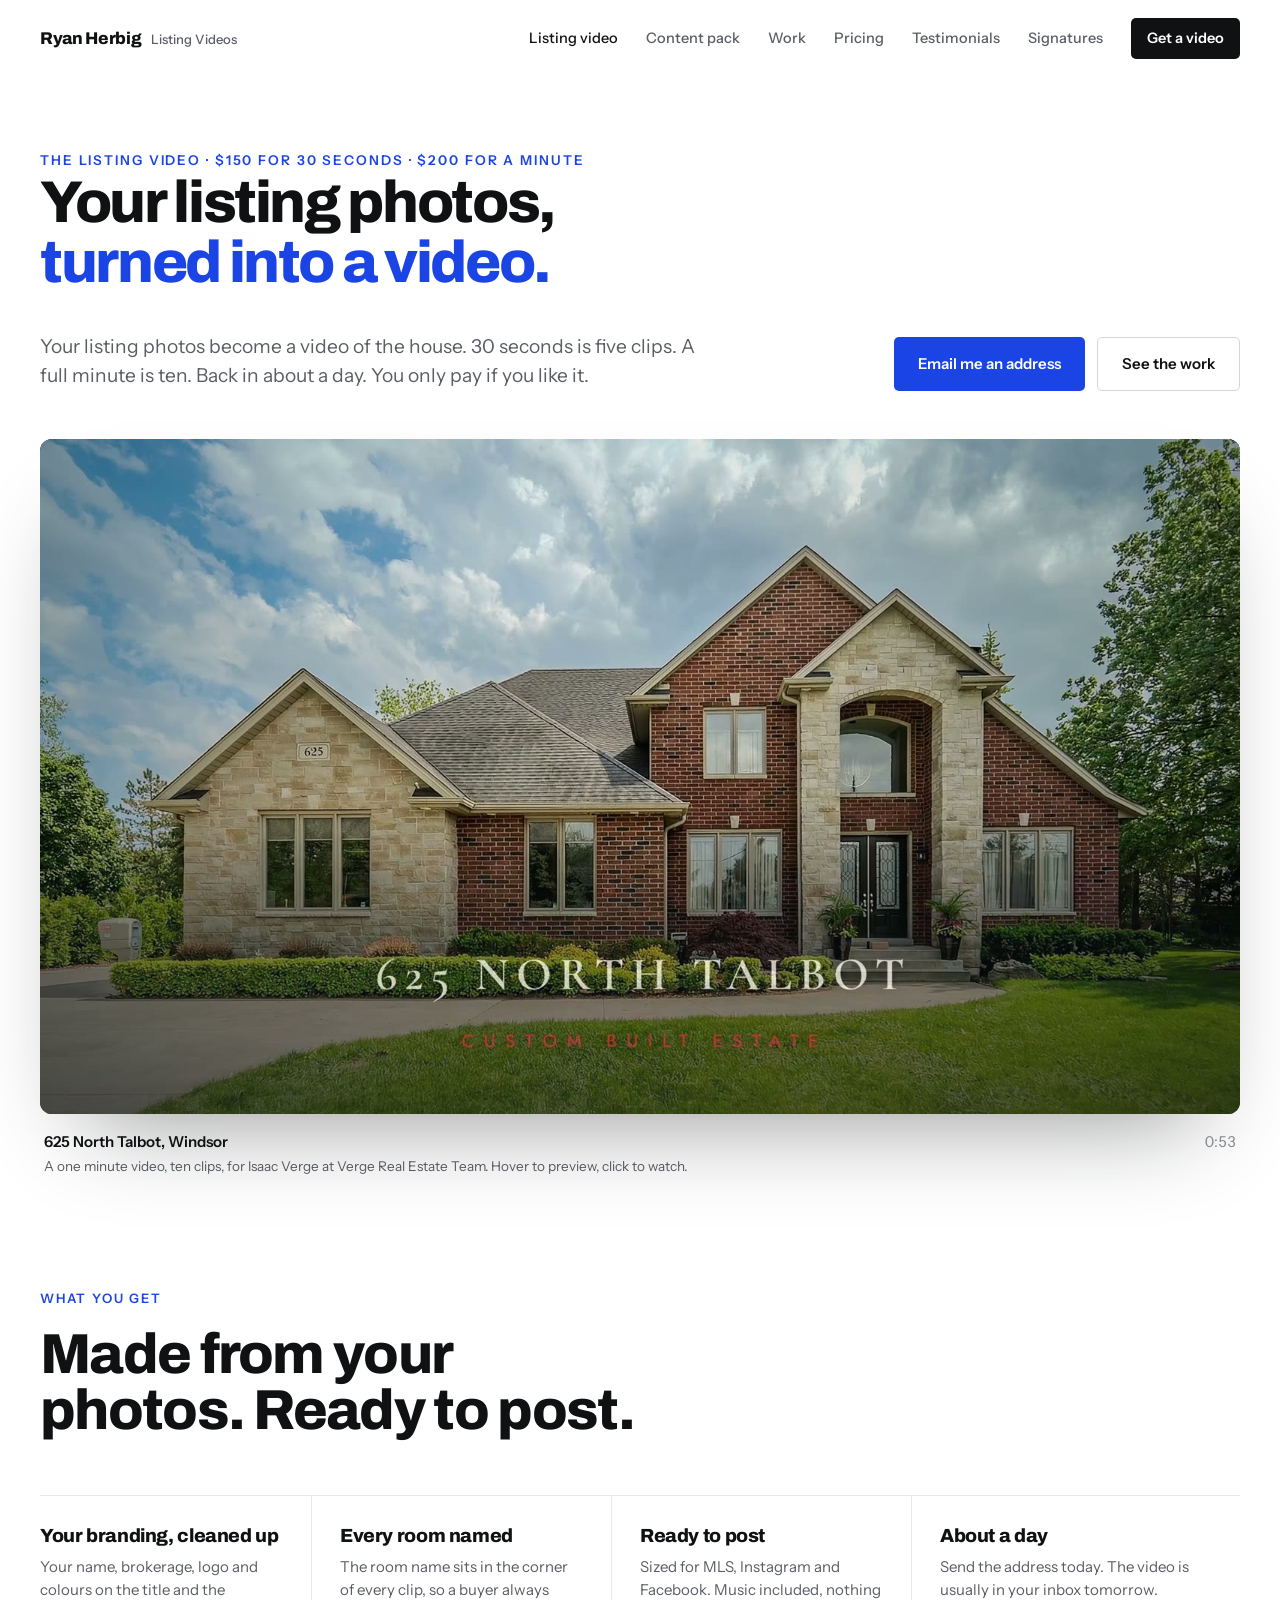
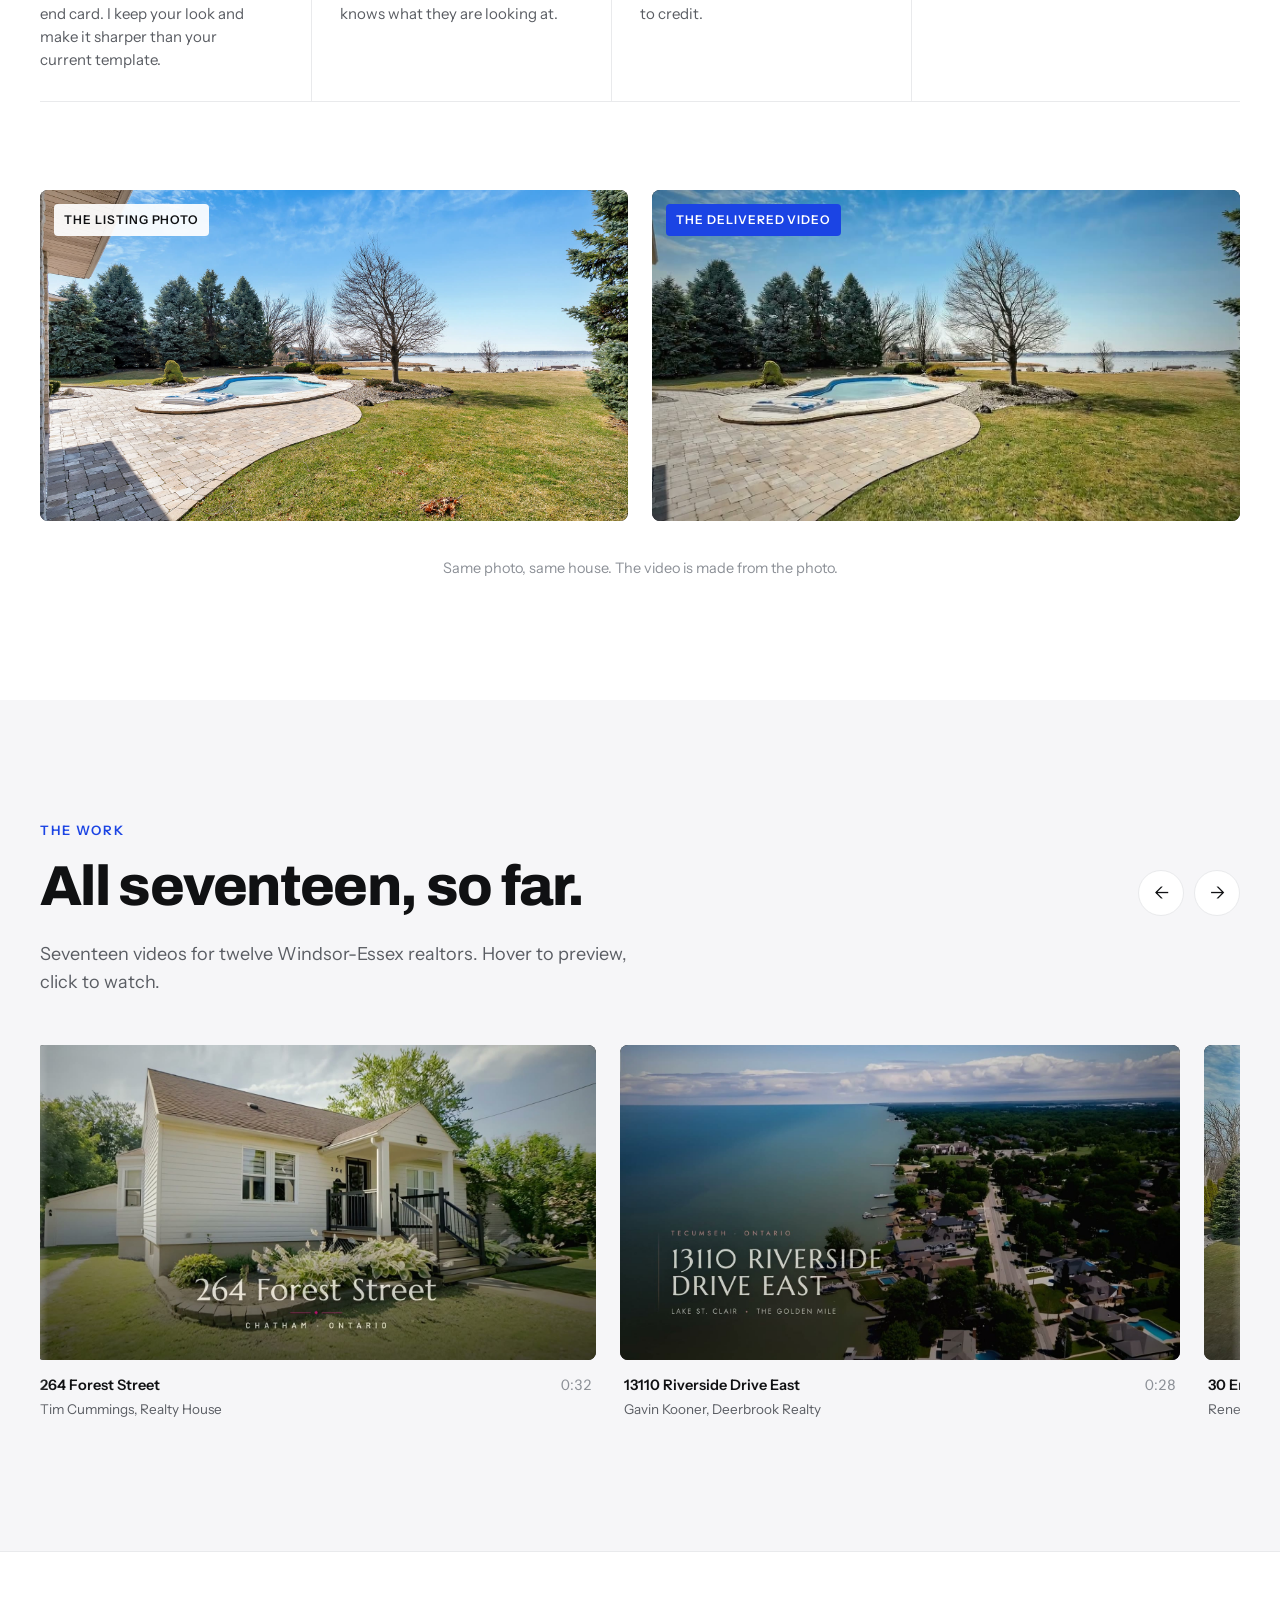
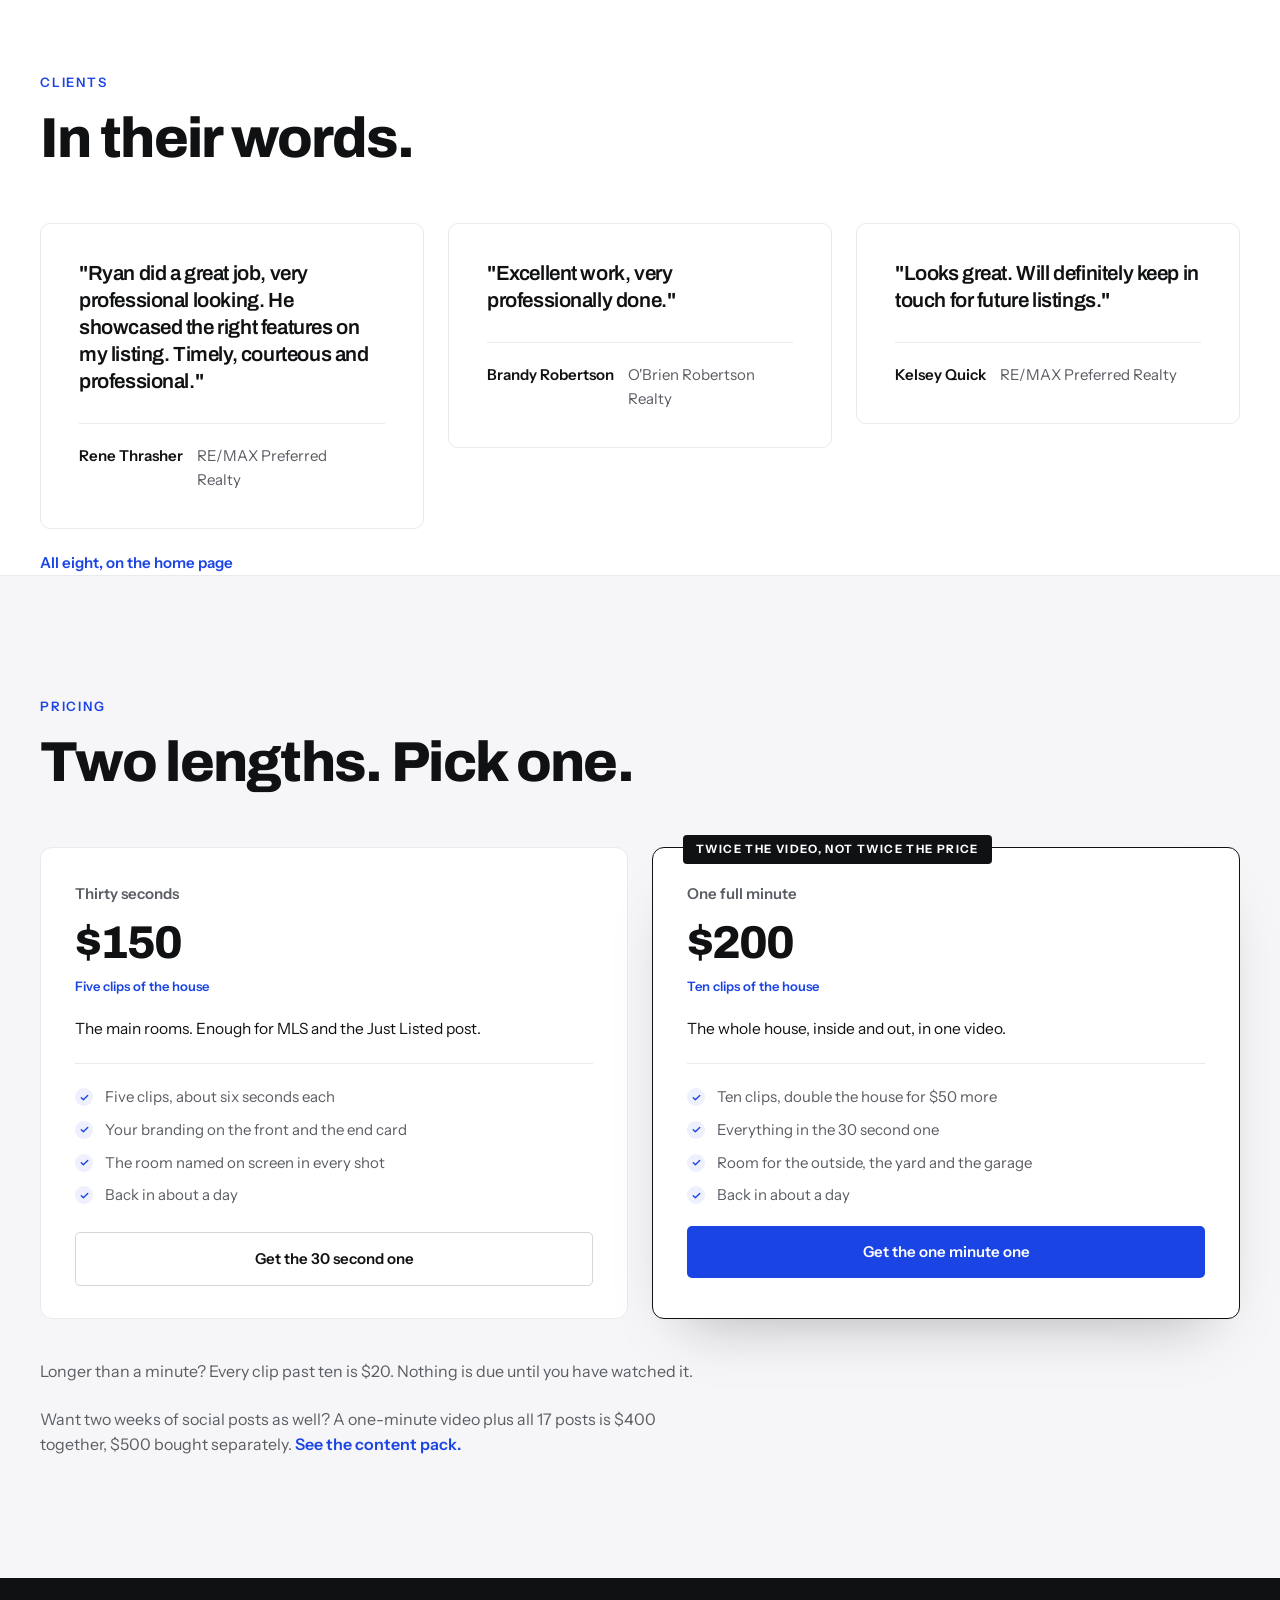
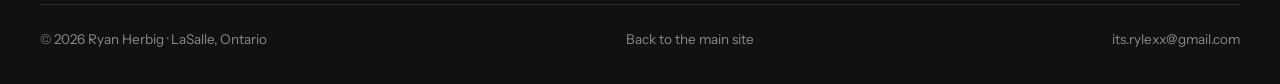
<file: video/index.html>
<!doctype html>
<html lang="en">
<head>
<meta charset="utf-8">
<meta name="viewport" content="width=device-width, initial-scale=1, viewport-fit=cover">
<meta name="theme-color" content="#FFFFFF">
<title>The Listing Video · Ryan Herbig</title>
<meta name="description" content="A cinematic listing video cut from the photos your listing already has. Thirty seconds for $150, a full minute for $200. Your branding, the room named in every shot, back in about a day, and you only pay if you like it.">
<meta property="og:title" content="The Listing Video · Ryan Herbig">
<meta property="og:description" content="One cinematic video of the house, from its own photos. $150 for thirty seconds, $200 for a full minute. Pay only if you like it.">
<meta property="og:image" content="https://ryanherbig.ca/assets/poster/talbot.jpg">
<link rel="preconnect" href="https://fonts.googleapis.com">
<link rel="preconnect" href="https://fonts.gstatic.com" crossorigin>
<link href="https://fonts.googleapis.com/css2?family=Archivo:wght@600;700;800&family=Instrument+Sans:wght@400;500;600&display=swap" rel="stylesheet">
<link rel="stylesheet" href="../styles.css">
<link rel="icon" href="data:image/svg+xml,<svg xmlns='http://www.w3.org/2000/svg' viewBox='0 0 100 100'><rect width='100' height='100' rx='18' fill='%231B44E4'/><text x='50' y='70' font-size='58' font-weight='800' text-anchor='middle' fill='white' font-family='Arial'>R</text></svg>">
</head>
<body class="video-page">

<header class="topbar" id="topbar">
  <a class="brand" href="../">Ryan Herbig<span class="brand-sub">Listing Videos</span></a>
  <nav class="topnav">
    <a href="./" aria-current="page">Listing video</a>
    <a href="../pack/">Content pack</a>
    <a href="#work">Work</a>
    <a class="nav-pricing" href="#pricing">Pricing</a>
    <a href="../#clients">Testimonials</a>
    <a class="nav-pricing nav-sig" href="../signatures/">Signatures</a>
    <a class="nav-cta" href="mailto:its.rylexx@gmail.com?subject=Listing%20video&amp;body=Address%3A%0A%0AMLS%20link%20(if%20you%20have%20one)%3A%0A%0AName%20and%20brokerage%3A%0A">Get a video</a>
  </nav>
</header>

<main id="top">

<!-- ============================ HERO ============================ -->
<section class="hero hero-plain">
  <div class="container">
    <p class="kicker mask"><span>The listing video &middot; $150 for 30 seconds &middot; $200 for a minute</span></p>
    <h1 class="hero-title">
      <span class="mask"><span>Your listing photos,</span></span>
      <span class="mask"><span><em>turned into a video.</em></span></span>
    </h1>
    <div class="hero-row">
      <p class="hero-sub fade">Your listing photos become a video of the house. 30 seconds is five clips. A full
      minute is ten. Back in about a day. You only pay if you like it.</p>
      <div class="hero-actions fade">
        <a class="btn btn-primary" href="mailto:its.rylexx@gmail.com?subject=Listing%20video&amp;body=Address%3A%0A%0AMLS%20link%20(if%20you%20have%20one)%3A%0A%0AName%20and%20brokerage%3A%0A">Email me an address</a>
        <a class="btn btn-ghost" href="#work">See the work</a>
      </div>
    </div>

    <article class="card card-feature fade" data-video="../assets/film/talbot.mp4" data-title="625 North Talbot" tabindex="0" role="button" aria-label="Play 625 North Talbot">
      <div class="card-media"><img src="../assets/poster/talbot.jpg" alt="" width="1280" height="720"><video muted playsinline loop preload="none" data-src="../assets/film/talbot.mp4"></video></div>
      <div class="card-meta"><span class="card-addr">625 North Talbot, Windsor</span><span class="card-dur">0:53</span><span class="card-who">A one minute video, ten clips, for Isaac Verge at Verge Real Estate Team. <span class="hint-hover">Hover to preview, click to watch.</span><span class="hint-touch">Tap to watch it with sound.</span></span></div>
    </article>
  </div>
</section>

<!-- ============================ WHAT YOU GET ============================ -->
<section class="section how" id="what">
  <div class="container">
    <div class="sec-head reveal">
      <p class="eyebrow">What you get</p>
      <h2>Made from your photos. Ready to post.</h2>
    </div>
    <div class="facts reveal">
      <div class="fact"><h3>Your branding, cleaned up</h3><p>Your name, brokerage, logo and colours on the title and the end card. I keep your look and make it sharper than your current template.</p></div>
      <div class="fact"><h3>Every room named</h3><p>The room name sits in the corner of every clip, so a buyer always knows what they are looking at.</p></div>
      <div class="fact"><h3>Ready to post</h3><p>Sized for MLS, Instagram and Facebook. Music included, nothing to credit.</p></div>
      <div class="fact"><h3>About a day</h3><p>Send the address today. The video is usually in your inbox tomorrow.</p></div>
    </div>

    <div class="duo reveal">
      <figure class="duo-side">
        <div class="duo-media">
          <img src="../assets/seam/02-photo.jpg" alt="30 Emerald Lane, the listing photo" width="1920" height="1080" loading="lazy">
          <span class="duo-tag">The listing photo</span>
        </div>
      </figure>
      <figure class="duo-side">
        <div class="duo-media">
          <video class="lazy-loop" muted loop playsinline preload="none" poster="../assets/seam/02-film_poster.jpg"
                 data-src="../assets/seam/02-film.mp4"></video>
          <span class="duo-tag duo-tag-film">The delivered video</span>
        </div>
      </figure>
      <p class="duo-cap">Same photo, same house. The video is made from the photo.</p>
    </div>
  </div>
</section>

<!-- ============================ THE WORK ============================ -->
<section class="section work" id="work">
  <div class="container">
    <div class="sec-head sec-head-split reveal">
      <div>
        <p class="eyebrow">The work</p>
        <h2>All seventeen, so far.</h2>
      </div>
      <div class="car-nav">
        <button class="car-btn" id="carPrev" aria-label="Previous video">&#8592;</button>
        <button class="car-btn" id="carNext" aria-label="Next video">&#8594;</button>
      </div>
    </div>
    <p class="work-sub reveal">Seventeen videos for twelve Windsor-Essex realtors.
    <span class="hint-hover">Hover to preview, click to watch.</span><span class="hint-touch">Tap one to watch.</span></p>
  </div>

  <div class="car reveal">
    <div class="car-track container" id="carTrack">
      <article class="card" data-video="../assets/film/forest.mp4" data-title="264 Forest Street" tabindex="0" role="button" aria-label="Play 264 Forest Street">
        <div class="card-media"><img src="../assets/poster/forest.jpg" alt="" loading="lazy" width="1280" height="720"><video muted playsinline loop preload="none" data-src="../assets/film/forest.mp4"></video></div>
        <div class="card-meta"><span class="card-addr">264 Forest Street</span><span class="card-dur">0:32</span><span class="card-who">Tim Cummings, Realty House</span></div>
      </article>
      <article class="card" data-video="../assets/film/riverside.mp4" data-title="13110 Riverside Drive East" tabindex="0" role="button" aria-label="Play 13110 Riverside Drive East">
        <div class="card-media"><img src="../assets/poster/riverside.jpg" alt="" loading="lazy" width="1280" height="720"><video muted playsinline loop preload="none" data-src="../assets/film/riverside.mp4"></video></div>
        <div class="card-meta"><span class="card-addr">13110 Riverside Drive East</span><span class="card-dur">0:28</span><span class="card-who">Gavin Kooner, Deerbrook Realty</span></div>
      </article>
      <article class="card" data-video="../assets/film/emerald.mp4" data-title="30 Emerald Lane" tabindex="0" role="button" aria-label="Play 30 Emerald Lane">
        <div class="card-media"><img src="../assets/poster/emerald.jpg" alt="" loading="lazy" width="1280" height="720"><video muted playsinline loop preload="none" data-src="../assets/film/emerald.mp4"></video></div>
        <div class="card-meta"><span class="card-addr">30 Emerald Lane</span><span class="card-dur">0:27</span><span class="card-who">Rene Thrasher, RE/MAX Preferred Realty</span></div>
      </article>
      <article class="card" data-video="../assets/film/stclair.mp4" data-title="3057 St. Clair Parkway" tabindex="0" role="button" aria-label="Play 3057 St. Clair Parkway">
        <div class="card-media"><img src="../assets/poster/stclair.jpg" alt="" loading="lazy" width="1280" height="720"><video muted playsinline loop preload="none" data-src="../assets/film/stclair.mp4"></video></div>
        <div class="card-meta"><span class="card-addr">3057 St. Clair Parkway</span><span class="card-dur">0:27</span><span class="card-who">Tim Cummings, Realty House</span></div>
      </article>
      <article class="card" data-video="../assets/film/brady.mp4" data-title="1233 Matthew Brady" tabindex="0" role="button" aria-label="Play 1233 Matthew Brady">
        <div class="card-media"><img src="../assets/poster/brady.jpg" alt="" loading="lazy" width="1280" height="720"><video muted playsinline loop preload="none" data-src="../assets/film/brady.mp4"></video></div>
        <div class="card-meta"><span class="card-addr">1233 Matthew Brady</span><span class="card-dur">0:32</span><span class="card-who">Kelsey Quick, RE/MAX Preferred Realty</span></div>
      </article>
      <article class="card" data-video="../assets/film/roselawn.mp4" data-title="805 Roselawn" tabindex="0" role="button" aria-label="Play 805 Roselawn">
        <div class="card-media"><img src="../assets/poster/roselawn.jpg" alt="" loading="lazy" width="1280" height="720"><video muted playsinline loop preload="none" data-src="../assets/film/roselawn.mp4"></video></div>
        <div class="card-meta"><span class="card-addr">805 Roselawn</span><span class="card-dur">0:56</span><span class="card-who">Isaac Verge, Verge Real Estate Team</span></div>
      </article>
      <article class="card" data-video="../assets/film/chatham.mp4" data-title="210 Chatham Street N" tabindex="0" role="button" aria-label="Play 210 Chatham Street N">
        <div class="card-media"><img src="../assets/poster/chatham.jpg" alt="" loading="lazy" width="1280" height="720"><video muted playsinline loop preload="none" data-src="../assets/film/chatham.mp4"></video></div>
        <div class="card-meta"><span class="card-addr">210 Chatham Street N</span><span class="card-dur">0:36</span><span class="card-who">Brandy Robertson, O'Brien Robertson Realty</span></div>
      </article>
      <article class="card" data-video="../assets/film/talia.mp4" data-title="5194 Talia Trail" tabindex="0" role="button" aria-label="Play 5194 Talia Trail">
        <div class="card-media"><img src="../assets/poster/talia.jpg" alt="" loading="lazy" width="1280" height="720"><video muted playsinline loop preload="none" data-src="../assets/film/talia.mp4"></video></div>
        <div class="card-meta"><span class="card-addr">5194 Talia Trail</span><span class="card-dur">0:27</span><span class="card-who">Khodr Habib, Royal LePage Binder</span></div>
      </article>
      <article class="card" data-video="../assets/film/finch.mp4" data-title="24 Finch Avenue" tabindex="0" role="button" aria-label="Play 24 Finch Avenue">
        <div class="card-media"><img src="../assets/poster/finch.jpg" alt="" loading="lazy" width="1280" height="720"><video muted playsinline loop preload="none" data-src="../assets/film/finch.mp4"></video></div>
        <div class="card-meta"><span class="card-addr">24 Finch Avenue</span><span class="card-dur">0:27</span><span class="card-who">Tim Cummings, Realty House</span></div>
      </article>
      <article class="card" data-video="../assets/film/county2.mp4" data-title="365 County Rd 2" tabindex="0" role="button" aria-label="Play 365 County Rd 2">
        <div class="card-media"><img src="../assets/poster/county2.jpg" alt="" loading="lazy" width="1280" height="720"><video muted playsinline loop preload="none" data-src="../assets/film/county2.mp4"></video></div>
        <div class="card-meta"><span class="card-addr">365 County Rd 2</span><span class="card-dur">0:27</span><span class="card-who">Ella Osman, RE/MAX Capital Diamond Realty</span></div>
      </article>
      <article class="card" data-video="../assets/film/catherine.mp4" data-title="222 Catherine Street" tabindex="0" role="button" aria-label="Play 222 Catherine Street">
        <div class="card-media"><img src="../assets/poster/catherine.jpg" alt="" loading="lazy" width="1280" height="720"><video muted playsinline loop preload="none" data-src="../assets/film/catherine.mp4"></video></div>
        <div class="card-meta"><span class="card-addr">222 Catherine Street</span><span class="card-dur">0:27</span><span class="card-who">Brandy Robertson, O'Brien Robertson Realty</span></div>
      </article>
      <article class="card" data-video="../assets/film/grandmarais.mp4" data-title="2010 Grand Marais Rd W" tabindex="0" role="button" aria-label="Play 2010 Grand Marais Rd W">
        <div class="card-media"><img src="../assets/poster/grandmarais.jpg" alt="" loading="lazy" width="1280" height="720"><video muted playsinline loop preload="none" data-src="../assets/film/grandmarais.mp4"></video></div>
        <div class="card-meta"><span class="card-addr">2010 Grand Marais Rd W</span><span class="card-dur">0:27</span><span class="card-who">Isaac Verge, Verge Real Estate Team</span></div>
      </article>
      <article class="card" data-video="../assets/film/heritage.mp4" data-title="1263 Heritage Road" tabindex="0" role="button" aria-label="Play 1263 Heritage Road">
        <div class="card-media"><img src="../assets/poster/heritage.jpg" alt="" loading="lazy" width="1280" height="720"><video muted playsinline loop preload="none" data-src="../assets/film/heritage.mp4"></video></div>
        <div class="card-meta"><span class="card-addr">1263 Heritage Road</span><span class="card-dur">0:32</span><span class="card-who">Stacey Jones, Century 21 Local Home Team</span></div>
      </article>
      <article class="card" data-video="../assets/film/huntington.mp4" data-title="3460 Huntington Ave" tabindex="0" role="button" aria-label="Play 3460 Huntington Ave">
        <div class="card-media"><img src="../assets/poster/huntington.jpg" alt="" loading="lazy" width="1280" height="720"><video muted playsinline loop preload="none" data-src="../assets/film/huntington.mp4"></video></div>
        <div class="card-meta"><span class="card-addr">3460 Huntington Ave</span><span class="card-dur">0:27</span><span class="card-who">Ryan D'Alimonte, RE/MAX Preferred Realty</span></div>
      </article>
      <article class="card" data-video="../assets/film/azar.mp4" data-title="18 Azar Drive" tabindex="0" role="button" aria-label="Play 18 Azar Drive">
        <div class="card-media"><img src="../assets/poster/azar.jpg" alt="" loading="lazy" width="1280" height="720"><video muted playsinline loop preload="none" data-src="../assets/film/azar.mp4"></video></div>
        <div class="card-meta"><span class="card-addr">18 Azar Drive</span><span class="card-dur">0:25</span><span class="card-who">Pauline Lanoue, Deerbrook Realty</span></div>
      </article>
      <article class="card" data-video="../assets/film/baseline.mp4" data-title="8510 Baseline Road" tabindex="0" role="button" aria-label="Play 8510 Baseline Road">
        <div class="card-media"><img src="../assets/poster/baseline.jpg" alt="" loading="lazy" width="1280" height="720"><video muted playsinline loop preload="none" data-src="../assets/film/baseline.mp4"></video></div>
        <div class="card-meta"><span class="card-addr">8510 Baseline Road</span><span class="card-dur">0:28</span><span class="card-who">Rob Schussler, Royal LePage Binder</span></div>
      </article>
      <article class="card" data-video="../assets/film/talbot.mp4" data-title="625 North Talbot" tabindex="0" role="button" aria-label="Play 625 North Talbot">
        <div class="card-media"><img src="../assets/poster/talbot.jpg" alt="" loading="lazy" width="1280" height="720"><video muted playsinline loop preload="none" data-src="../assets/film/talbot.mp4"></video></div>
        <div class="card-meta"><span class="card-addr">625 North Talbot</span><span class="card-dur">0:53</span><span class="card-who">Isaac Verge, Verge Real Estate Team</span></div>
      </article>
    </div>
  </div>
  <div class="container"><button class="fold-link work-more" id="workMore" type="button" hidden>Show the other 14</button></div>
</section>



<!-- ============================ THREE QUOTES ============================ -->
<section class="section clients clients-mini" id="clients">
  <div class="container">
    <div class="sec-head reveal">
      <p class="eyebrow">Clients</p>
      <h2>In their words.</h2>
    </div>
    <div class="quotes quotes-3">
      <blockquote class="quote reveal q-s">
        <p>"Ryan did a great job, very professional looking. He showcased the right features on my listing.
        Timely, courteous and professional."</p>
        <footer><span class="q-name">Rene Thrasher</span><span class="q-brok">RE/MAX Preferred Realty</span></footer>
      </blockquote>
      <blockquote class="quote reveal q-xs">
        <p>"Excellent work, very professionally done."</p>
        <footer><span class="q-name">Brandy Robertson</span><span class="q-brok">O'Brien Robertson Realty</span></footer>
      </blockquote>
      <blockquote class="quote reveal q-xs">
        <p>"Looks great. Will definitely keep in touch for future listings."</p>
        <footer><span class="q-name">Kelsey Quick</span><span class="q-brok">RE/MAX Preferred Realty</span></footer>
      </blockquote>
    </div>
    <p class="quotes-link reveal"><a href="../#clients">All eight, on the home page</a></p>
  </div>
</section>

<!-- ============================ PRICING ============================ -->
<section class="section pricing" id="pricing">
  <div class="container">
    <div class="sec-head reveal">
      <p class="eyebrow">Pricing</p>
      <h2>Two lengths. Pick one.</h2>
    </div>
    <div class="plans plans-2">
      <article class="plan reveal">
        <p class="plan-name">Thirty seconds</p>
        <p class="plan-price">$150</p>
        <p class="plan-terms">Five clips of the house</p>
        <p class="plan-desc">The main rooms. Enough for MLS and the Just Listed post.</p>
        <ul class="plan-list">
          <li>Five clips, about six seconds each</li>
          <li>Your branding on the front and the end card</li>
          <li>The room named on screen in every shot</li>
          <li>Back in about a day</li>
        </ul>
        <a class="btn btn-ghost" href="mailto:its.rylexx@gmail.com?subject=Listing%20video,%2030%20seconds&amp;body=Address%3A%0A%0AMLS%20link%20(if%20you%20have%20one)%3A%0A%0AName%20and%20brokerage%3A%0A">Get the 30 second one</a>
      </article>
      <article class="plan is-featured reveal">
        <p class="plan-flag">Twice the video, not twice the price</p>
        <p class="plan-name">One full minute</p>
        <p class="plan-price">$200</p>
        <p class="plan-terms">Ten clips of the house</p>
        <p class="plan-desc">The whole house, inside and out, in one video.</p>
        <ul class="plan-list">
          <li>Ten clips, double the house for $50 more</li>
          <li>Everything in the 30 second one</li>
          <li>Room for the outside, the yard and the garage</li>
          <li>Back in about a day</li>
        </ul>
        <a class="btn btn-primary" href="mailto:its.rylexx@gmail.com?subject=Listing%20video,%20one%20minute&amp;body=Address%3A%0A%0AMLS%20link%20(if%20you%20have%20one)%3A%0A%0AName%20and%20brokerage%3A%0A">Get the one minute one</a>
      </article>
    </div>
    <div class="price-after reveal">
      <p class="price-extra">Longer than a minute? Every clip past ten is $20. Nothing is due until you have
      watched it.</p>
      <p class="plans-note-left">Want two weeks of social posts as well? A one-minute video plus all 17 posts is $400 together, $500 bought separately. <a href="../pack/">See the content pack.</a></p>
    </div>
  </div>
</section>

</main>

<footer class="footer">
  <div class="container footer-row">
    <span>© 2026 Ryan Herbig · LaSalle, Ontario</span>
    <a href="../">Back to the main site</a>
    <a href="mailto:its.rylexx@gmail.com">its.rylexx@gmail.com</a>
  </div>
</footer>

<!-- ============================ PLAYER ============================ -->
<div class="player" id="player" aria-hidden="true" role="dialog" aria-label="Video player">
  <button class="player-close" id="playerClose" aria-label="Close">Close</button>
  <div class="player-stage">
    <video id="playerVideo" controls playsinline preload="none"></video>
    <p class="player-title" id="playerTitle"></p>
  </div>
</div>

<script src="../app.js"></script>
</body>
</html>
</file>
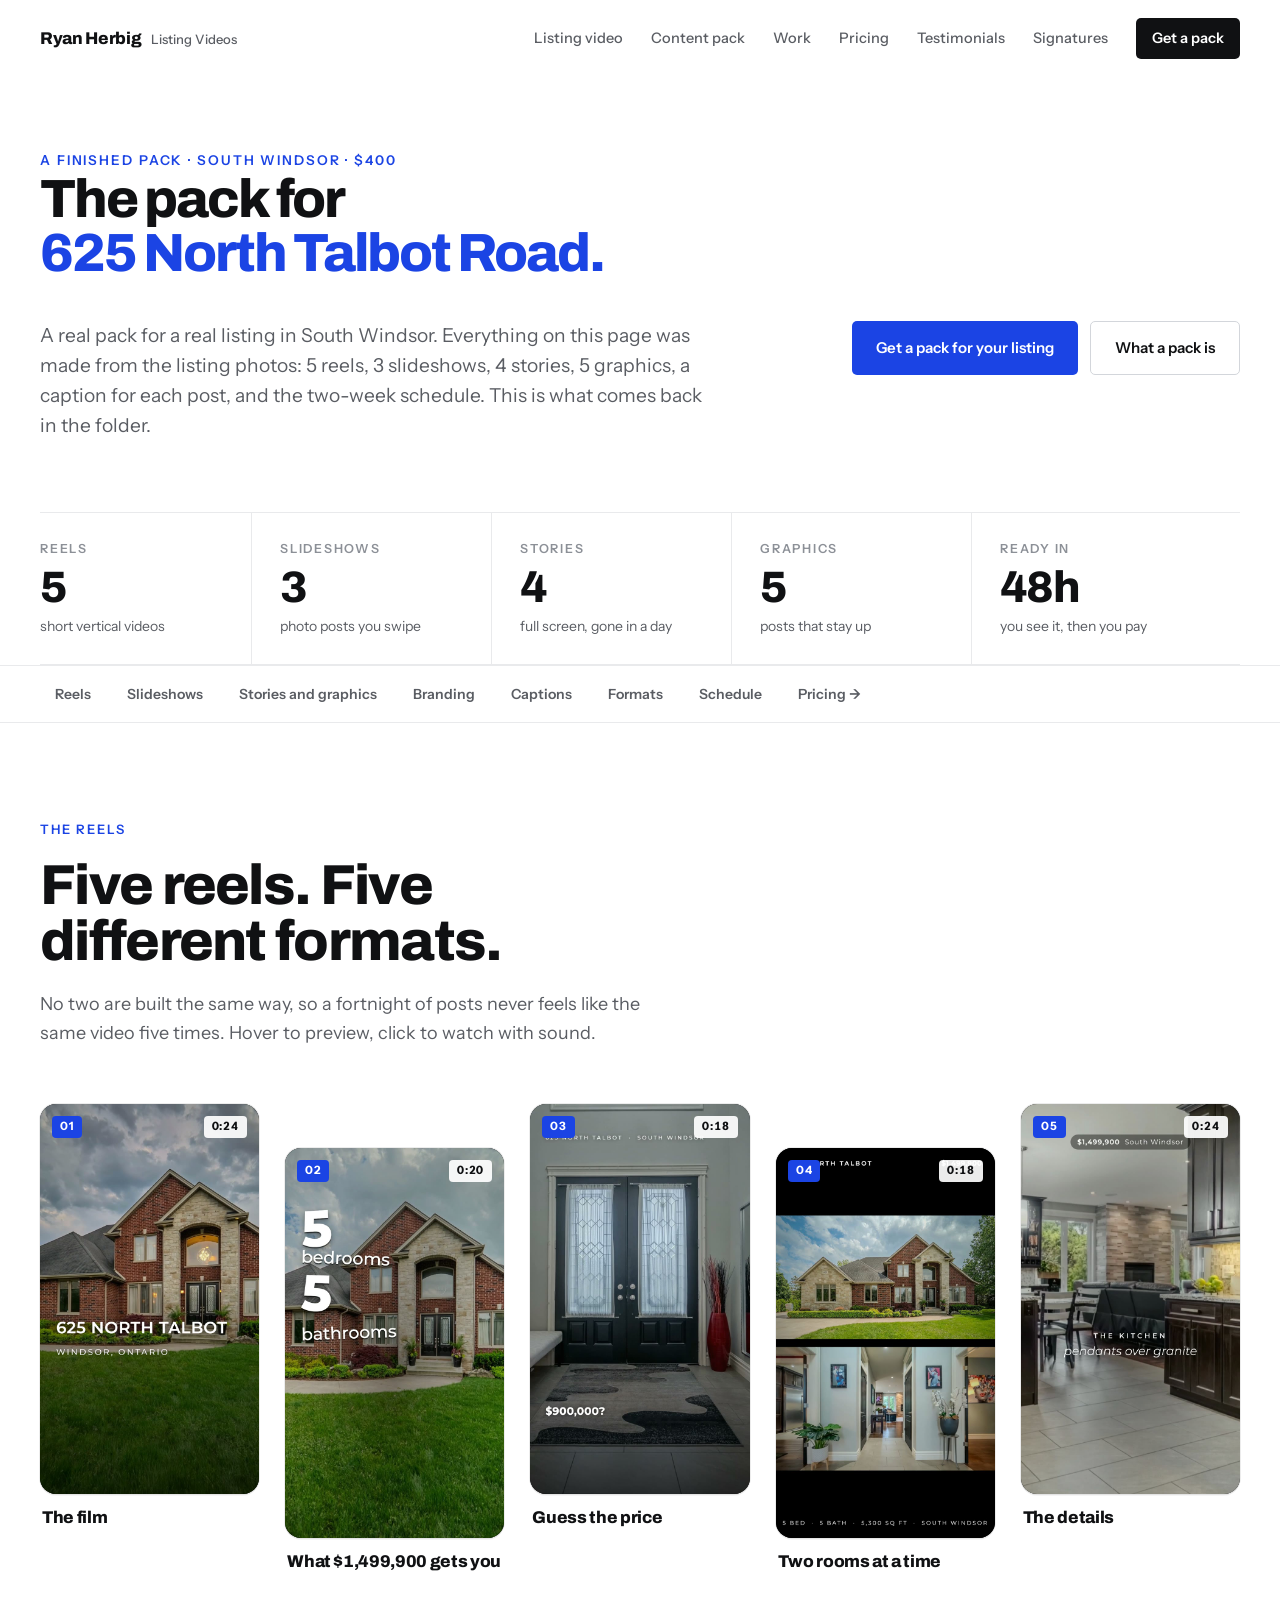
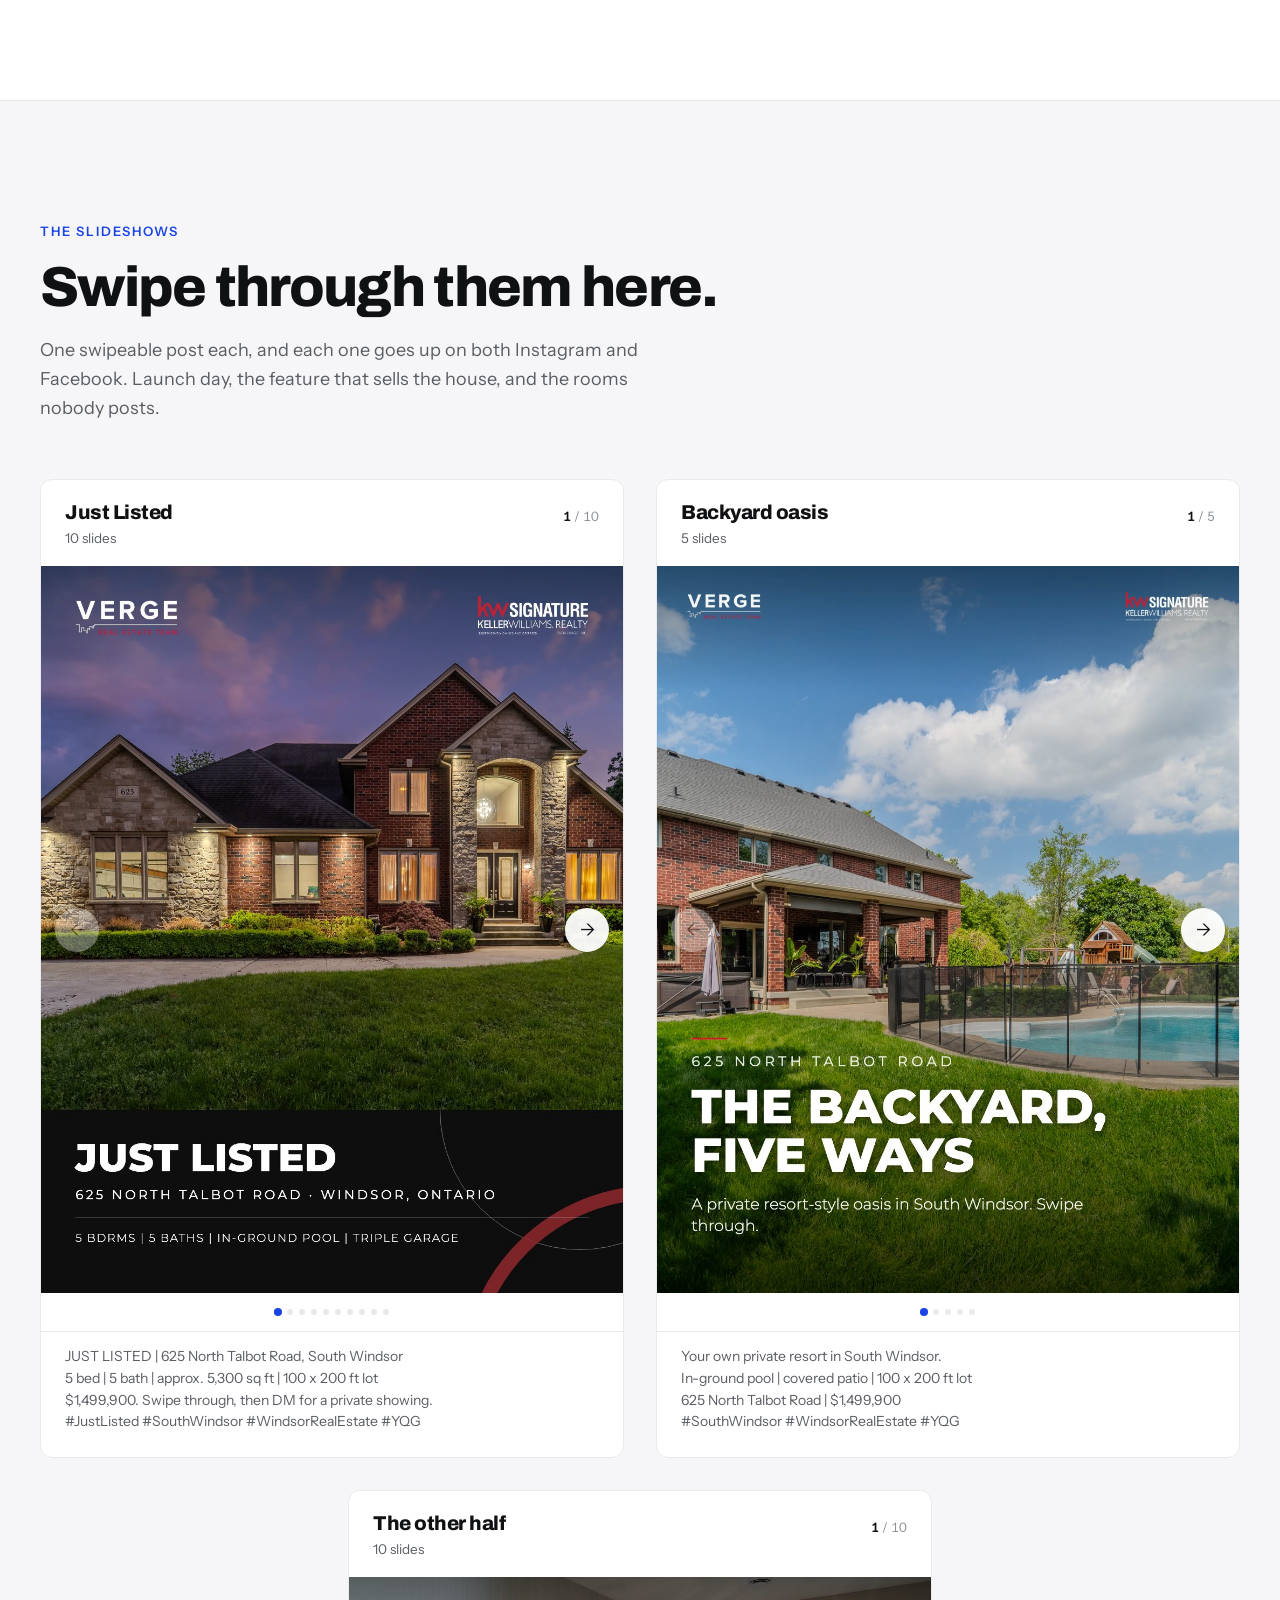
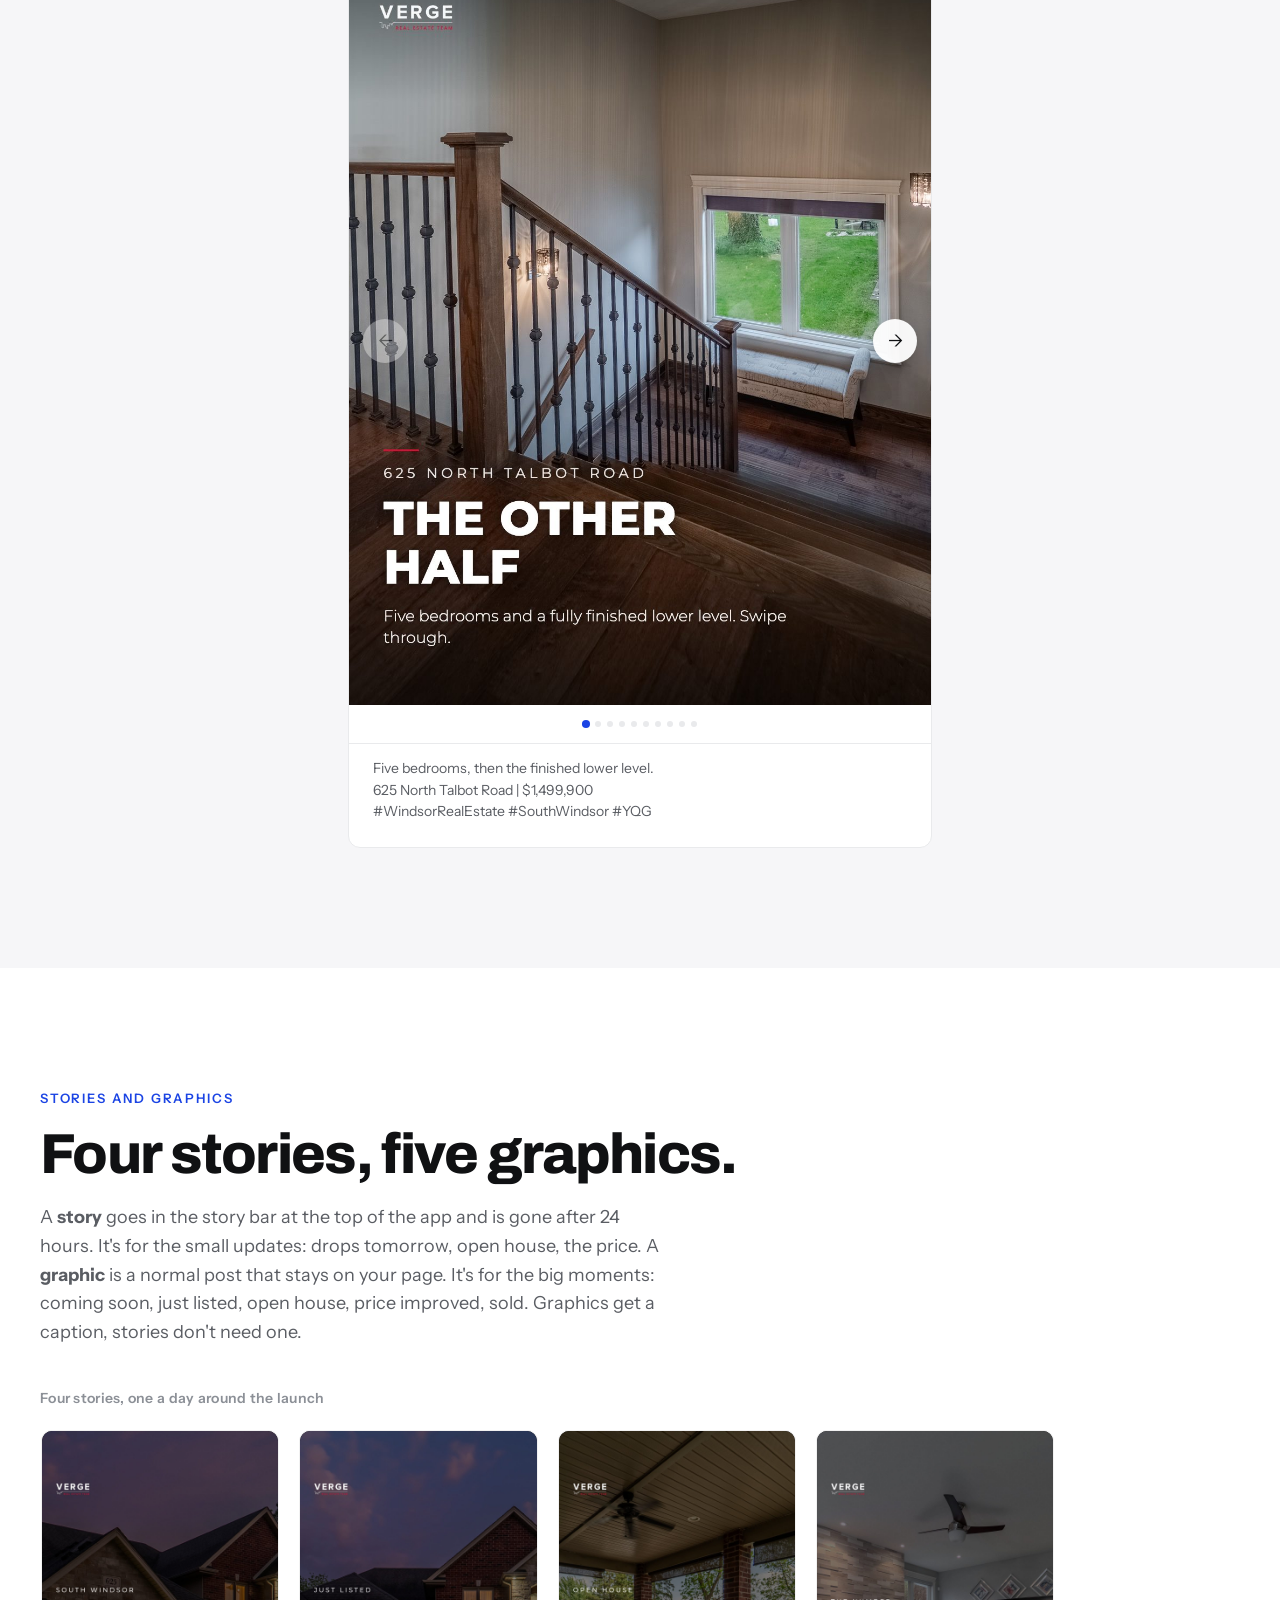
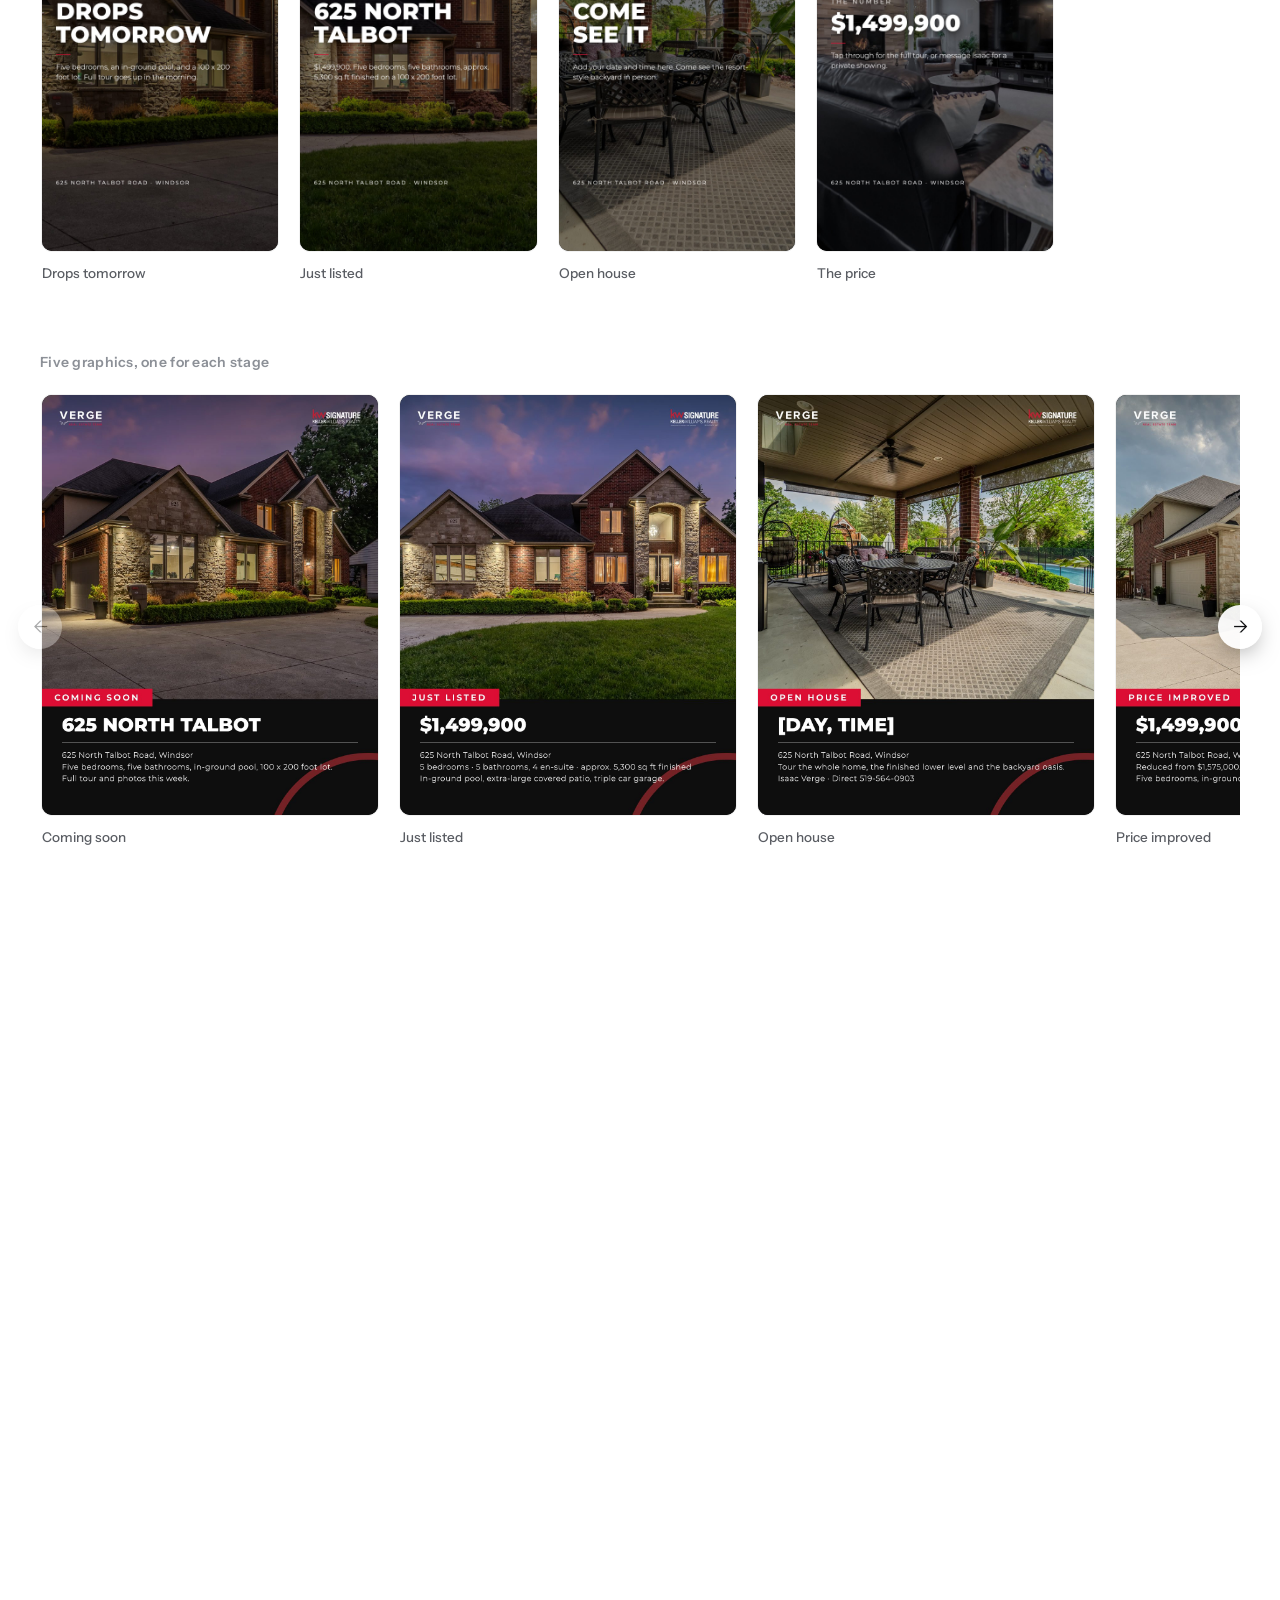
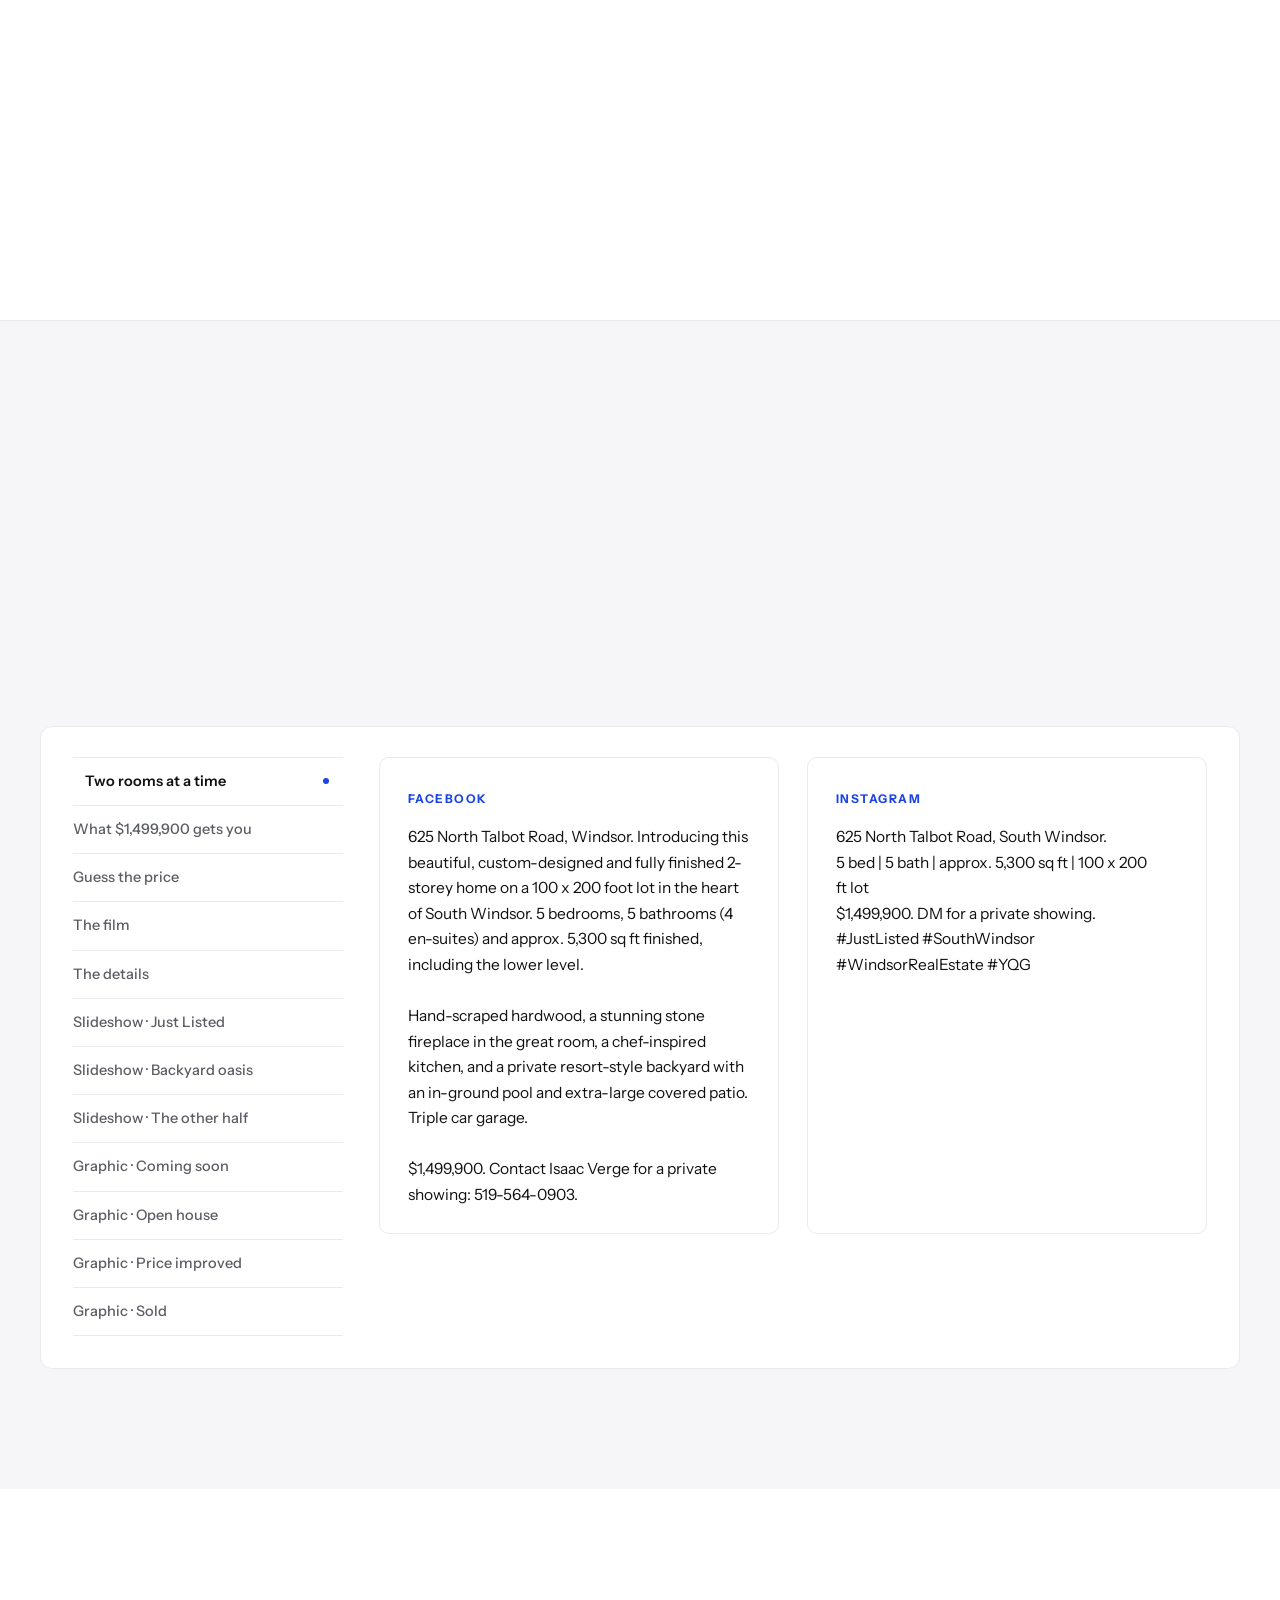
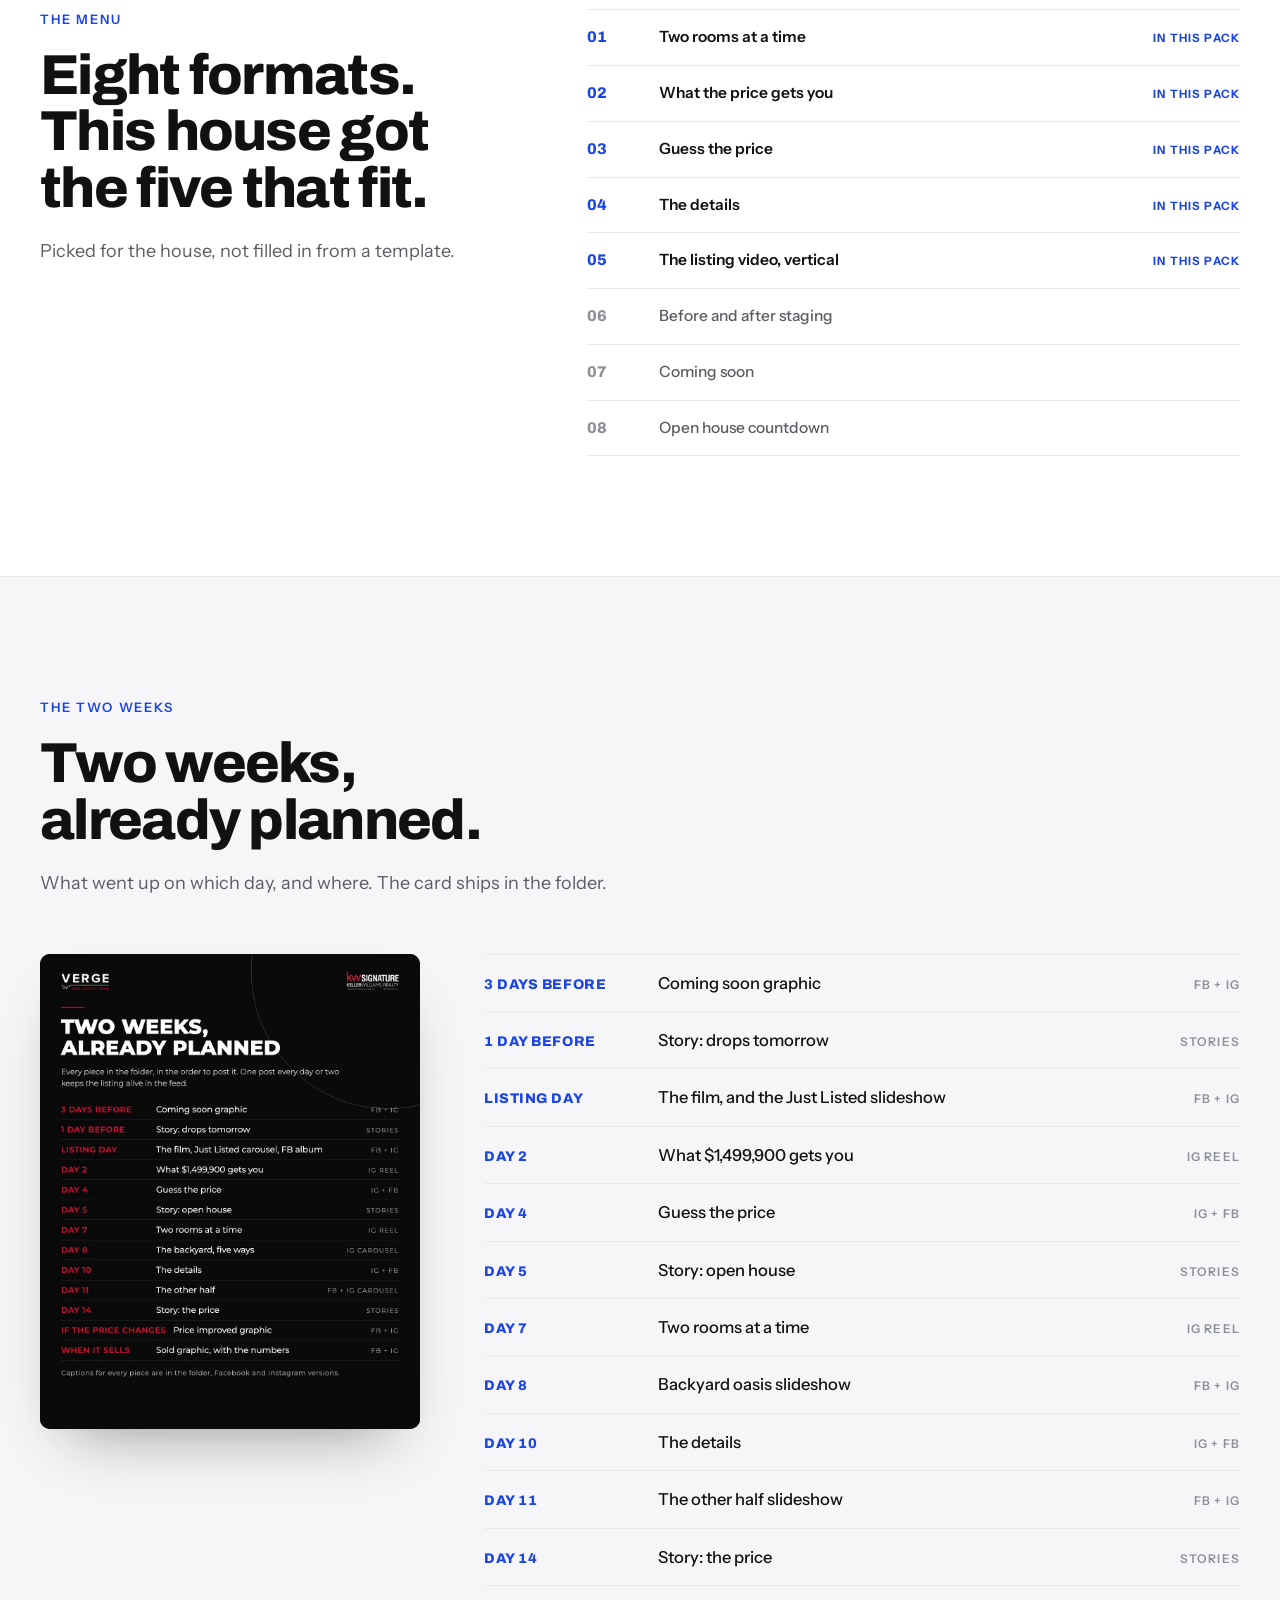
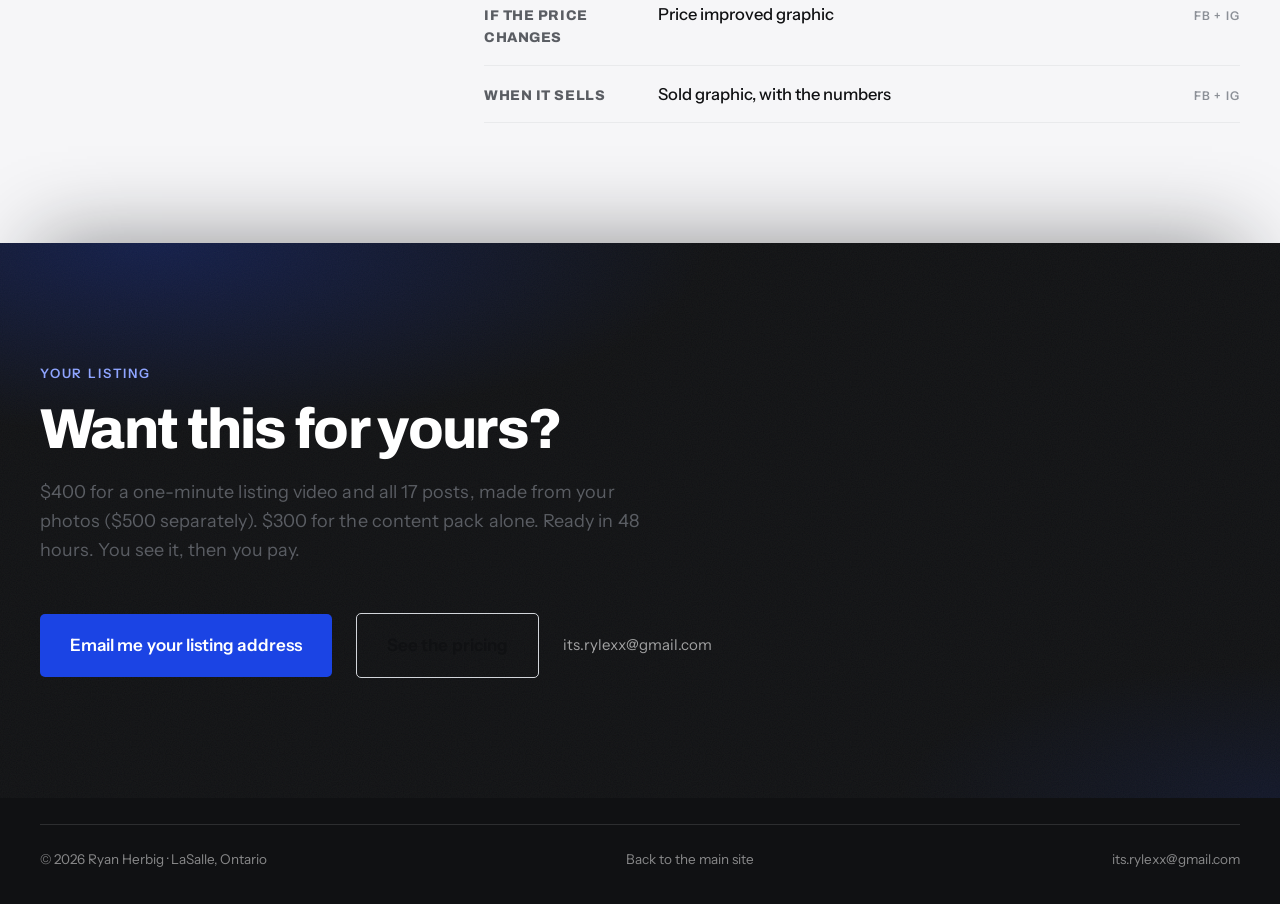
<file: pack/625-north-talbot/index.html>
<!doctype html>
<html lang="en">
<head>
<meta charset="utf-8">
<meta name="viewport" content="width=device-width, initial-scale=1, viewport-fit=cover">
<meta name="theme-color" content="#FFFFFF">
<title>The pack for 625 North Talbot Road · Ryan Herbig</title>
<meta name="description" content="A finished Listing Content Pack, every piece on one page: five reels, three slideshows, four stories, five graphics, the captions and the two-week schedule, all made from the listing photos.">
<meta property="og:title" content="The pack for 625 North Talbot Road · Ryan Herbig">
<meta property="og:description" content="A finished Listing Content Pack, every piece on one page: five reels, three slideshows, four stories, five graphics, the captions and the two-week schedule, all made from the listing photos.">
<meta property="og:image" content="https://ryanherbig.ca/pack/assets/posters/F1.jpg">
<link rel="preconnect" href="https://fonts.googleapis.com">
<link rel="preconnect" href="https://fonts.gstatic.com" crossorigin>
<link href="https://fonts.googleapis.com/css2?family=Archivo:wght@600;700;800&family=Instrument+Sans:wght@400;500;600&display=swap" rel="stylesheet">
<link rel="stylesheet" href="../../styles.css">
<link rel="stylesheet" href="../pack.css">
<link rel="icon" href="data:image/svg+xml,<svg xmlns='http://www.w3.org/2000/svg' viewBox='0 0 100 100'><rect width='100' height='100' rx='18' fill='%231B44E4'/><text x='50' y='70' font-size='58' font-weight='800' text-anchor='middle' fill='white' font-family='Arial'>R</text></svg>">
</head>
<body class="pack-page">

<header class="topbar" id="topbar">
  <a class="brand" href="../../">Ryan Herbig<span class="brand-sub">Listing Videos</span></a>
  <nav class="topnav">
    <a href="../../video/">Listing video</a>
    <a href="../">Content pack</a>
    <a href="../../video/#work">Work</a>
    <a class="nav-pricing" href="../#pricing">Pricing</a>
    <a href="../../#clients">Testimonials</a>
    <a class="nav-pricing nav-sig" href="../../signatures/">Signatures</a>
    <a class="nav-cta" href="mailto:its.rylexx@gmail.com?subject=Content%20pack&amp;body=Address%3A%0A%0AMLS%20link%20(if%20you%20have%20one)%3A%0A%0AName%20and%20brokerage%3A%0A">Get a pack</a>
  </nav>
</header>

<main id="top">

<!-- ============================ PAGE HEAD ============================ -->
<section class="hero pack-hero">
  <div class="container">
    <p class="kicker mask"><span>A finished pack &middot; South Windsor &middot; $400</span></p>
    <h1 class="hero-title">
      <span class="mask"><span>The pack for</span></span>
      <span class="mask"><span><em>625 North Talbot Road.</em></span></span>
    </h1>
    <div class="hero-row">
      <p class="hero-sub fade">A real pack for a real listing in South Windsor. Everything on this page was made
      from the listing photos: 5 reels, 3 slideshows, 4 stories, 5 graphics, a caption for each post, and the
      two-week schedule. This is what comes back in the folder.</p>
      <div class="hero-actions fade">
        <a class="btn btn-primary" href="mailto:its.rylexx@gmail.com?subject=Content%20pack&amp;body=Address%3A%0A%0AMLS%20link%20(if%20you%20have%20one)%3A%0A%0AName%20and%20brokerage%3A%0A">Get a pack for your listing</a>
        <a class="btn btn-ghost" href="../">What a pack is</a>
      </div>
    </div>
    <dl class="stats fade">
      <div><dt>Reels</dt><dd><span data-count="5">0</span></dd><span class="stat-sub">short vertical videos</span></div>
      <div><dt>Slideshows</dt><dd><span data-count="3">0</span></dd><span class="stat-sub">photo posts you swipe</span></div>
      <div><dt>Stories</dt><dd><span data-count="4">0</span></dd><span class="stat-sub">full screen, gone in a day</span></div>
      <div><dt>Graphics</dt><dd><span data-count="5">0</span></dd><span class="stat-sub">posts that stay up</span></div>
      <div><dt>Ready in</dt><dd>48h</dd><span class="stat-sub">you see it, then you pay</span></div>
    </dl>
  </div>
</section>

<!-- ============================ JUMP BAR ============================ -->
<nav class="packnav" aria-label="Jump to a part of the pack">
  <div class="container packnav-row" id="packnav">
    <a href="#reels">Reels</a>
    <a href="#slideshows">Slideshows</a>
    <a href="#stills">Stories and graphics</a>
    <a href="#branding">Branding</a>
    <a href="#captions">Captions</a>
    <a href="#menu">Formats</a>
    <a href="#schedule">Schedule</a>
    <a class="packnav-out" href="../#pricing">Pricing &rarr;</a>
  </div>
</nav>

<!-- ============================ REELS ============================ -->
<section class="section reels" id="reels">
  <div class="container">
    <div class="sec-head reveal">
      <p class="eyebrow">The reels</p>
      <h2>Five reels. Five different formats.</h2>
      <p class="sec-sub">No two are built the same way, so a fortnight of posts never feels like the same video
      five times. <span class="hint-hover">Hover to preview, click to watch with sound.</span><span class="hint-touch">Tap one to watch with sound.</span></p>
    </div>
    <div class="phones">
      <article class="phone reveal" style="--d:0.00s" data-video="../assets/reels/F1.mp4" data-portrait="1" data-title="The film" tabindex="0" role="button" aria-label="Play The film">
        <div class="phone-screen">
          <img src="../assets/posters/F1.jpg" alt="" width="720" height="1280" loading="lazy">
          <video muted playsinline loop preload="none" data-src="../assets/reels/F1_540.mp4"></video>
          <span class="phone-key">01</span>
          <span class="phone-dur">0:24</span>
        </div>
        <div class="phone-meta">
          <h3>The film</h3>
        </div>
      </article>
      <article class="phone reveal" style="--d:0.07s" data-video="../assets/reels/V5.mp4" data-portrait="1" data-title="What $1,499,900 gets you" tabindex="0" role="button" aria-label="Play What $1,499,900 gets you">
        <div class="phone-screen">
          <img src="../assets/posters/V5.jpg" alt="" width="720" height="1280" loading="lazy">
          <video muted playsinline loop preload="none" data-src="../assets/reels/V5_540.mp4"></video>
          <span class="phone-key">02</span>
          <span class="phone-dur">0:20</span>
        </div>
        <div class="phone-meta">
          <h3>What $1,499,900 gets you</h3>
        </div>
      </article>
      <article class="phone reveal" style="--d:0.14s" data-video="../assets/reels/V4.mp4" data-portrait="1" data-title="Guess the price" tabindex="0" role="button" aria-label="Play Guess the price">
        <div class="phone-screen">
          <img src="../assets/posters/V4.jpg" alt="" width="720" height="1280" loading="lazy">
          <video muted playsinline loop preload="none" data-src="../assets/reels/V4_540.mp4"></video>
          <span class="phone-key">03</span>
          <span class="phone-dur">0:18</span>
        </div>
        <div class="phone-meta">
          <h3>Guess the price</h3>
        </div>
      </article>
      <article class="phone reveal" style="--d:0.21s" data-video="../assets/reels/V2.mp4" data-portrait="1" data-title="Two rooms at a time" tabindex="0" role="button" aria-label="Play Two rooms at a time">
        <div class="phone-screen">
          <img src="../assets/posters/V2.jpg" alt="" width="720" height="1280" loading="lazy">
          <video muted playsinline loop preload="none" data-src="../assets/reels/V2_540.mp4"></video>
          <span class="phone-key">04</span>
          <span class="phone-dur">0:18</span>
        </div>
        <div class="phone-meta">
          <h3>Two rooms at a time</h3>
        </div>
      </article>
      <article class="phone reveal" style="--d:0.28s" data-video="../assets/reels/V1.mp4" data-portrait="1" data-title="The details" tabindex="0" role="button" aria-label="Play The details">
        <div class="phone-screen">
          <img src="../assets/posters/V1.jpg" alt="" width="720" height="1280" loading="lazy">
          <video muted playsinline loop preload="none" data-src="../assets/reels/V1_540.mp4"></video>
          <span class="phone-key">05</span>
          <span class="phone-dur">0:24</span>
        </div>
        <div class="phone-meta">
          <h3>The details</h3>
        </div>
      </article>
    </div>
  </div>
</section>

<!-- ============================ SLIDESHOWS ============================ -->
<section class="section carousels" id="slideshows">
  <div class="container">
    <div class="sec-head reveal">
      <p class="eyebrow">The slideshows</p>
      <h2>Swipe through them here.</h2>
      <p class="sec-sub">One swipeable post each, and each one goes up on both Instagram and Facebook. Launch
      day, the feature that sells the house, and the rooms nobody posts.</p>
    </div>
    <div class="posts reveal">
      <article class="post" id="c1">
        <div class="post-head">
          <div><h3>Just Listed</h3><p>10 slides</p></div>
          <span class="post-count"><b>1</b> / 10</span>
        </div>
        <div class="post-stage">
          <ul class="slides"><li class="slide" data-full="../assets/c1/01_cover.jpg" data-title="Just Listed · Cover"><img src="../assets/c1/01_cover.jpg" alt="Cover" width="1080" height="1350" loading="lazy" draggable="false"></li><li class="slide" data-full="../assets/c1/02_numbers.jpg" data-title="Just Listed · The numbers"><img src="../assets/c1/02_numbers.jpg" alt="The numbers" width="1080" height="1350" loading="lazy" draggable="false"></li><li class="slide" data-full="../assets/c1/03_great_room.jpg" data-title="Just Listed · Great room"><img src="../assets/c1/03_great_room.jpg" alt="Great room" width="1080" height="1350" loading="lazy" draggable="false"></li><li class="slide" data-full="../assets/c1/04_chefs_kitchen.jpg" data-title="Just Listed · Chef&#x27;s kitchen"><img src="../assets/c1/04_chefs_kitchen.jpg" alt="Chef&#x27;s kitchen" width="1080" height="1350" loading="lazy" draggable="false"></li><li class="slide" data-full="../assets/c1/05_primary_retreat.jpg" data-title="Just Listed · Primary retreat"><img src="../assets/c1/05_primary_retreat.jpg" alt="Primary retreat" width="1080" height="1350" loading="lazy" draggable="false"></li><li class="slide" data-full="../assets/c1/06_spa-inspired_ensuite.jpg" data-title="Just Listed · Spa-inspired ensuite"><img src="../assets/c1/06_spa-inspired_ensuite.jpg" alt="Spa-inspired ensuite" width="1080" height="1350" loading="lazy" draggable="false"></li><li class="slide" data-full="../assets/c1/07_lower-level_living.jpg" data-title="Just Listed · Lower-level living"><img src="../assets/c1/07_lower-level_living.jpg" alt="Lower-level living" width="1080" height="1350" loading="lazy" draggable="false"></li><li class="slide" data-full="../assets/c1/08_covered_patio.jpg" data-title="Just Listed · Covered patio"><img src="../assets/c1/08_covered_patio.jpg" alt="Covered patio" width="1080" height="1350" loading="lazy" draggable="false"></li><li class="slide" data-full="../assets/c1/09_backyard_oasis.jpg" data-title="Just Listed · Backyard oasis"><img src="../assets/c1/09_backyard_oasis.jpg" alt="Backyard oasis" width="1080" height="1350" loading="lazy" draggable="false"></li><li class="slide" data-full="../assets/c1/10_cta.jpg" data-title="Just Listed · Contact"><img src="../assets/c1/10_cta.jpg" alt="Contact" width="1080" height="1350" loading="lazy" draggable="false"></li></ul>
          <button class="slide-btn slide-prev" type="button" aria-label="Previous slide">&#8592;</button>
          <button class="slide-btn slide-next" type="button" aria-label="Next slide">&#8594;</button>
        </div>
        <div class="post-dots"><button type="button" aria-label="Slide 1" class=is-on></button><button type="button" aria-label="Slide 2"></button><button type="button" aria-label="Slide 3"></button><button type="button" aria-label="Slide 4"></button><button type="button" aria-label="Slide 5"></button><button type="button" aria-label="Slide 6"></button><button type="button" aria-label="Slide 7"></button><button type="button" aria-label="Slide 8"></button><button type="button" aria-label="Slide 9"></button><button type="button" aria-label="Slide 10"></button></div>
        <p class="post-cap">JUST LISTED | 625 North Talbot Road, South Windsor<br>5 bed | 5 bath | approx. 5,300 sq ft | 100 x 200 ft lot<br>$1,499,900. Swipe through, then DM for a private showing.<br>#JustListed #SouthWindsor #WindsorRealEstate #YQG</p>
      </article>
      <article class="post" id="c2">
        <div class="post-head">
          <div><h3>Backyard oasis</h3><p>5 slides</p></div>
          <span class="post-count"><b>1</b> / 5</span>
        </div>
        <div class="post-stage">
          <ul class="slides"><li class="slide" data-full="../assets/c2/01_cover.jpg" data-title="Backyard oasis · Cover"><img src="../assets/c2/01_cover.jpg" alt="Cover" width="1080" height="1350" loading="lazy" draggable="false"></li><li class="slide" data-full="../assets/c2/02_resort-style_living.jpg" data-title="Backyard oasis · Resort-style living"><img src="../assets/c2/02_resort-style_living.jpg" alt="Resort-style living" width="1080" height="1350" loading="lazy" draggable="false"></li><li class="slide" data-full="../assets/c2/03_covered_patio.jpg" data-title="Backyard oasis · Covered patio"><img src="../assets/c2/03_covered_patio.jpg" alt="Covered patio" width="1080" height="1350" loading="lazy" draggable="false"></li><li class="slide" data-full="../assets/c2/04_family-friendly_yard.jpg" data-title="Backyard oasis · Family-friendly yard"><img src="../assets/c2/04_family-friendly_yard.jpg" alt="Family-friendly yard" width="1080" height="1350" loading="lazy" draggable="false"></li><li class="slide" data-full="../assets/c2/05_aerial_backyard_view.jpg" data-title="Backyard oasis · Aerial backyard view"><img src="../assets/c2/05_aerial_backyard_view.jpg" alt="Aerial backyard view" width="1080" height="1350" loading="lazy" draggable="false"></li></ul>
          <button class="slide-btn slide-prev" type="button" aria-label="Previous slide">&#8592;</button>
          <button class="slide-btn slide-next" type="button" aria-label="Next slide">&#8594;</button>
        </div>
        <div class="post-dots"><button type="button" aria-label="Slide 1" class=is-on></button><button type="button" aria-label="Slide 2"></button><button type="button" aria-label="Slide 3"></button><button type="button" aria-label="Slide 4"></button><button type="button" aria-label="Slide 5"></button></div>
        <p class="post-cap">Your own private resort in South Windsor.<br>In-ground pool | covered patio | 100 x 200 ft lot<br>625 North Talbot Road | $1,499,900<br>#SouthWindsor #WindsorRealEstate #YQG</p>
      </article>
      <article class="post" id="c3">
        <div class="post-head">
          <div><h3>The other half</h3><p>10 slides</p></div>
          <span class="post-count"><b>1</b> / 10</span>
        </div>
        <div class="post-stage">
          <ul class="slides"><li class="slide" data-full="../assets/c3/01_cover.jpg" data-title="The other half · Cover"><img src="../assets/c3/01_cover.jpg" alt="Cover" width="1080" height="1350" loading="lazy" draggable="false"></li><li class="slide" data-full="../assets/c3/02_bedroom_1.jpg" data-title="The other half · Bedroom 1 of 5"><img src="../assets/c3/02_bedroom_1.jpg" alt="Bedroom 1 of 5" width="1080" height="1350" loading="lazy" draggable="false"></li><li class="slide" data-full="../assets/c3/03_bedroom_2.jpg" data-title="The other half · Bedroom 2 of 5"><img src="../assets/c3/03_bedroom_2.jpg" alt="Bedroom 2 of 5" width="1080" height="1350" loading="lazy" draggable="false"></li><li class="slide" data-full="../assets/c3/04_bedroom_3.jpg" data-title="The other half · Bedroom 3 of 5"><img src="../assets/c3/04_bedroom_3.jpg" alt="Bedroom 3 of 5" width="1080" height="1350" loading="lazy" draggable="false"></li><li class="slide" data-full="../assets/c3/05_bedroom_4.jpg" data-title="The other half · Bedroom 4 of 5"><img src="../assets/c3/05_bedroom_4.jpg" alt="Bedroom 4 of 5" width="1080" height="1350" loading="lazy" draggable="false"></li><li class="slide" data-full="../assets/c3/06_bedroom_5.jpg" data-title="The other half · Bedroom 5 of 5"><img src="../assets/c3/06_bedroom_5.jpg" alt="Bedroom 5 of 5" width="1080" height="1350" loading="lazy" draggable="false"></li><li class="slide" data-full="../assets/c3/07_then_downstairs.jpg" data-title="The other half · Then downstairs"><img src="../assets/c3/07_then_downstairs.jpg" alt="Then downstairs" width="1080" height="1350" loading="lazy" draggable="false"></li><li class="slide" data-full="../assets/c3/08_recreation_room.jpg" data-title="The other half · Recreation room"><img src="../assets/c3/08_recreation_room.jpg" alt="Recreation room" width="1080" height="1350" loading="lazy" draggable="false"></li><li class="slide" data-full="../assets/c3/09_games_room.jpg" data-title="The other half · Games room"><img src="../assets/c3/09_games_room.jpg" alt="Games room" width="1080" height="1350" loading="lazy" draggable="false"></li><li class="slide" data-full="../assets/c3/10_home_gym.jpg" data-title="The other half · Home gym"><img src="../assets/c3/10_home_gym.jpg" alt="Home gym" width="1080" height="1350" loading="lazy" draggable="false"></li></ul>
          <button class="slide-btn slide-prev" type="button" aria-label="Previous slide">&#8592;</button>
          <button class="slide-btn slide-next" type="button" aria-label="Next slide">&#8594;</button>
        </div>
        <div class="post-dots"><button type="button" aria-label="Slide 1" class=is-on></button><button type="button" aria-label="Slide 2"></button><button type="button" aria-label="Slide 3"></button><button type="button" aria-label="Slide 4"></button><button type="button" aria-label="Slide 5"></button><button type="button" aria-label="Slide 6"></button><button type="button" aria-label="Slide 7"></button><button type="button" aria-label="Slide 8"></button><button type="button" aria-label="Slide 9"></button><button type="button" aria-label="Slide 10"></button></div>
        <p class="post-cap">Five bedrooms, then the finished lower level.<br>625 North Talbot Road | $1,499,900<br>#WindsorRealEstate #SouthWindsor #YQG</p>
      </article>
    </div>
  </div>
</section>

<!-- ============================ STORIES AND GRAPHICS ============================ -->
<section class="section stills" id="stills">
  <div class="container">
    <div class="sec-head reveal">
      <p class="eyebrow">Stories and graphics</p>
      <h2>Four stories, five graphics.</h2>
      <p class="sec-sub">A <b>story</b> goes in the story bar at the top of the app and is gone after 24 hours.
      It's for the small updates: drops tomorrow, open house, the price. A <b>graphic</b> is a normal post that
      stays on your page. It's for the big moments: coming soon, just listed, open house, price improved, sold.
      Graphics get a caption, stories don't need one.</p>
    </div>
    <p class="rail-label reveal">Four stories, one a day around the launch</p>
    <div class="railbox">
      <div class="rail rail-inline"><figure class="still still-tall reveal" style="--d:0.00s" data-full="../assets/stories/01_tomorrow.jpg" data-title="Drops tomorrow" tabindex="0" role="button" aria-label="Open Drops tomorrow"><div class="still-media"><img src="../assets/stories/01_tomorrow.jpg" alt="" width="1080" height="1920" loading="lazy"></div><figcaption>Drops tomorrow</figcaption></figure><figure class="still still-tall reveal" style="--d:0.05s" data-full="../assets/stories/02_just_listed.jpg" data-title="Just listed" tabindex="0" role="button" aria-label="Open Just listed"><div class="still-media"><img src="../assets/stories/02_just_listed.jpg" alt="" width="1080" height="1920" loading="lazy"></div><figcaption>Just listed</figcaption></figure><figure class="still still-tall reveal" style="--d:0.10s" data-full="../assets/stories/03_open_house.jpg" data-title="Open house" tabindex="0" role="button" aria-label="Open Open house"><div class="still-media"><img src="../assets/stories/03_open_house.jpg" alt="" width="1080" height="1920" loading="lazy"></div><figcaption>Open house</figcaption></figure><figure class="still still-tall reveal" style="--d:0.15s" data-full="../assets/stories/04_price.jpg" data-title="The price" tabindex="0" role="button" aria-label="Open The price"><div class="still-media"><img src="../assets/stories/04_price.jpg" alt="" width="1080" height="1920" loading="lazy"></div><figcaption>The price</figcaption></figure>
      </div>
      <button class="slide-btn rail-prev" type="button" aria-label="Scroll back">&#8592;</button>
      <button class="slide-btn rail-next" type="button" aria-label="Scroll forward">&#8594;</button>
    </div>
    <p class="rail-label rail-label-2 reveal">Five graphics, one for each stage</p>
    <div class="railbox">
      <div class="rail rail-inline"><figure class="still still-wide reveal" style="--d:0.00s" data-full="../assets/cards/01_coming_soon.jpg" data-title="Coming soon" tabindex="0" role="button" aria-label="Open Coming soon"><div class="still-media"><img src="../assets/cards/01_coming_soon.jpg" alt="" width="1080" height="1350" loading="lazy"></div><figcaption>Coming soon</figcaption></figure><figure class="still still-wide reveal" style="--d:0.05s" data-full="../assets/cards/02_just_listed.jpg" data-title="Just listed" tabindex="0" role="button" aria-label="Open Just listed"><div class="still-media"><img src="../assets/cards/02_just_listed.jpg" alt="" width="1080" height="1350" loading="lazy"></div><figcaption>Just listed</figcaption></figure><figure class="still still-wide reveal" style="--d:0.10s" data-full="../assets/cards/03_open_house.jpg" data-title="Open house" tabindex="0" role="button" aria-label="Open Open house"><div class="still-media"><img src="../assets/cards/03_open_house.jpg" alt="" width="1080" height="1350" loading="lazy"></div><figcaption>Open house</figcaption></figure><figure class="still still-wide reveal" style="--d:0.15s" data-full="../assets/cards/04_price_improved.jpg" data-title="Price improved" tabindex="0" role="button" aria-label="Open Price improved"><div class="still-media"><img src="../assets/cards/04_price_improved.jpg" alt="" width="1080" height="1350" loading="lazy"></div><figcaption>Price improved</figcaption></figure><figure class="still still-wide reveal" style="--d:0.20s" data-full="../assets/cards/05_sold.jpg" data-title="Sold, with the numbers" tabindex="0" role="button" aria-label="Open Sold, with the numbers"><div class="still-media"><img src="../assets/cards/05_sold.jpg" alt="" width="1080" height="1350" loading="lazy"></div><figcaption>Sold, with the numbers</figcaption></figure>
      </div>
      <button class="slide-btn rail-prev" type="button" aria-label="Scroll back">&#8592;</button>
      <button class="slide-btn rail-next" type="button" aria-label="Scroll forward">&#8594;</button>
    </div>
  </div>
</section>

<!-- ============================ BRANDING ============================ -->
<section class="section brand" id="branding">
  <div class="container">
    <div class="sec-head reveal">
      <p class="eyebrow">The branding</p>
      <h2>Your branding, cleaned up.</h2>
      <p class="sec-sub">On the left, the team's own Just Listed template from an earlier listing. Then the same
      announcement the way the pack makes it. Same logo, same red, same brokerage. I keep your look and make it
      sharper.</p>
    </div>
    <div class="brand-set reveal">
      <figure class="brand-side is-before" data-full="../assets/brand/before.jpg" data-title="Their own template" tabindex="0" role="button" aria-label="Open their own template">
        <img src="../assets/brand/before.jpg" alt="The team's own Just Listed template" width="1000" height="1000" loading="lazy">
        <figcaption>Their template</figcaption>
      </figure>
      <figure class="brand-side" data-full="../assets/c1/01_cover.jpg" data-title="The pack: the slideshow cover" tabindex="0" role="button" aria-label="Open the slideshow cover">
        <img src="../assets/c1/01_cover.jpg" alt="The pack's Just Listed slideshow cover" width="1080" height="1350" loading="lazy">
        <figcaption>The slideshow cover</figcaption>
      </figure>
      <figure class="brand-side" data-full="../assets/cards/02_just_listed.jpg" data-title="The pack: the feed graphic" tabindex="0" role="button" aria-label="Open the feed graphic">
        <img src="../assets/cards/02_just_listed.jpg" alt="The pack's Just Listed feed graphic" width="1080" height="1350" loading="lazy">
        <figcaption>The feed graphic</figcaption>
      </figure>
      <figure class="brand-side" data-full="../assets/stories/02_just_listed.jpg" data-title="The pack: the story" tabindex="0" role="button" aria-label="Open the story">
        <img src="../assets/stories/02_just_listed.jpg" alt="The pack's Just Listed story" width="1080" height="1920" loading="lazy">
        <figcaption>The story</figcaption>
      </figure>
    </div>
  </div>
</section>

<!-- ============================ CAPTIONS ============================ -->
<section class="section how-made" id="captions">
  <div class="container">
    <div class="sec-head reveal">
      <p class="eyebrow">The captions</p>
      <h2>A caption for every post, in his voice.</h2>
      <p class="sec-sub">The realtor's own listing write-up went in. Pick a piece and read what came back, for
      both networks. They ship as text, ready to paste.</p>
    </div>
    <div class="caps caps-flat reveal">
      <div class="caps-body">
        <div class="cap-picks" role="tablist" aria-label="Pick a piece"><button type="button" role="tab" aria-selected="true" data-i="0" class=is-on>Two rooms at a time</button><button type="button" role="tab" aria-selected="false" data-i="1">What $1,499,900 gets you</button><button type="button" role="tab" aria-selected="false" data-i="2">Guess the price</button><button type="button" role="tab" aria-selected="false" data-i="3">The film</button><button type="button" role="tab" aria-selected="false" data-i="4">The details</button><button type="button" role="tab" aria-selected="false" data-i="5">Slideshow · Just Listed</button><button type="button" role="tab" aria-selected="false" data-i="6">Slideshow · Backyard oasis</button><button type="button" role="tab" aria-selected="false" data-i="7">Slideshow · The other half</button><button type="button" role="tab" aria-selected="false" data-i="8">Graphic · Coming soon</button><button type="button" role="tab" aria-selected="false" data-i="9">Graphic · Open house</button><button type="button" role="tab" aria-selected="false" data-i="10">Graphic · Price improved</button><button type="button" role="tab" aria-selected="false" data-i="11">Graphic · Sold</button>
        </div>
        <div class="cap-panels"><div class="cap-pair" data-i="0"><div class="cap"><span class="cap-net">Facebook</span><p>625 North Talbot Road, Windsor. Introducing this beautiful, custom-designed and fully finished 2-storey home on a 100 x 200 foot lot in the heart of South Windsor. 5 bedrooms, 5 bathrooms (4 en-suites) and approx. 5,300 sq ft finished, including the lower level.<br><br>Hand-scraped hardwood, a stunning stone fireplace in the great room, a chef-inspired kitchen, and a private resort-style backyard with an in-ground pool and extra-large covered patio. Triple car garage.<br><br>$1,499,900. Contact Isaac Verge for a private showing: 519-564-0903.</p></div><div class="cap"><span class="cap-net">Instagram</span><p>625 North Talbot Road, South Windsor.<br>5 bed | 5 bath | approx. 5,300 sq ft | 100 x 200 ft lot<br>$1,499,900. DM for a private showing.<br>#JustListed #SouthWindsor #WindsorRealEstate #YQG</p></div></div><div class="cap-pair" data-i="1" hidden><div class="cap"><span class="cap-net">Facebook</span><p>What $1,499,900 gets you in South Windsor.<br><br>Introducing this beautiful, custom-designed and fully finished 2-storey home on a 100 x 200 foot lot in the heart of South Windsor. 5 bedrooms, 5 bathrooms (4 en-suites) and approx. 5,300 sq ft finished, including the lower level. A private resort-style backyard with an in-ground pool and extra-large covered patio, and a triple car garage.<br><br>625 North Talbot Road. Contact Isaac Verge for a private showing: 519-564-0903.</p></div><div class="cap"><span class="cap-net">Instagram</span><p>What $1,499,900 gets you in South Windsor.<br>5 bed | 5 bath | pool | 100 x 200 ft lot<br>625 North Talbot Road.<br>#SouthWindsor #WindsorRealEstate #YQG</p></div></div><div class="cap-pair" data-i="2" hidden><div class="cap"><span class="cap-net">Facebook</span><p>Five bedrooms, five bathrooms, an in-ground pool and a 100 x 200 foot lot in the heart of South Windsor. What would you guess?<br><br>The answer is at the end. 625 North Talbot Road. Contact Isaac Verge: 519-564-0903.</p></div><div class="cap"><span class="cap-net">Instagram</span><p>Guess the price before the end.<br>5 bed | 5 bath | pool | 100 x 200 ft lot<br>South Windsor.<br>#GuessThePrice #SouthWindsor #WindsorRealEstate #YQG</p></div></div><div class="cap-pair" data-i="3" hidden><div class="cap"><span class="cap-net">Facebook</span><p>JUST LISTED | 625 North Talbot Road, Windsor. Take the full walk through, room by room.<br><br>Introducing this beautiful, custom-designed and fully finished 2-storey home on a 100 x 200 foot lot in the heart of South Windsor. 5 bedrooms, 5 bathrooms (4 en-suites) and approx. 5,300 sq ft finished, including the lower level. Hand-scraped hardwood, a stunning stone fireplace in the great room, a chef-inspired kitchen, and a private resort-style backyard with an in-ground pool. Triple car garage.<br><br>$1,499,900. Contact Isaac Verge for a private showing: 519-564-0903.</p></div><div class="cap"><span class="cap-net">Instagram</span><p>JUST LISTED | 625 North Talbot Road, South Windsor.<br>The full walk through.<br>5 bed | 5 bath | approx. 5,300 sq ft | $1,499,900<br>#JustListed #SouthWindsor #WindsorRealEstate #YQG</p></div></div><div class="cap-pair" data-i="4" hidden><div class="cap"><span class="cap-net">Facebook</span><p>The finishes that make 625 North Talbot Road: pendant lighting over the chef&#x27;s kitchen, the stunning stone fireplace, the spa-inspired ensuite, the elegant flex room, and the stone entry out front.<br><br>Introducing this beautiful, custom-designed and fully finished 2-storey home on a 100 x 200 foot lot in the heart of South Windsor. 5 bedrooms, 5 bathrooms (4 en-suites) and approx. 5,300 sq ft finished, including the lower level.<br><br>$1,499,900. Contact Isaac Verge for a private showing: 519-564-0903.</p></div><div class="cap"><span class="cap-net">Instagram</span><p>The finishes at 625 North Talbot Road.<br>$1,499,900 | South Windsor<br>#WindsorRealEstate #SouthWindsor #YQG</p></div></div><div class="cap-pair" data-i="5" hidden><div class="cap"><span class="cap-net">Facebook</span><p>JUST LISTED | 625 North Talbot Road, Windsor<br><br>Introducing this beautiful, custom-designed and fully finished 2-storey home on a 100 x 200 foot lot in the heart of South Windsor. 5 bedrooms, 5 bathrooms (4 en-suites) and approx. 5,300 sq ft finished, including the lower level. The main floor features beautiful hand-scraped hardwood floors, a warm and inviting great room with a stone fireplace, a stunning chef-inspired kitchen with premium appliances, and a convenient guest suite.<br><br>The backyard offers a private resort-style oasis with an in-ground pool, extra-large covered patio, and lots of privacy. Triple car garage.<br><br>$1,499,900. Contact Isaac Verge for a private showing: 519-564-0903.</p></div><div class="cap"><span class="cap-net">Instagram</span><p>JUST LISTED | 625 North Talbot Road, South Windsor<br>5 bed | 5 bath | approx. 5,300 sq ft | 100 x 200 ft lot<br>$1,499,900. Swipe through, then DM for a private showing.<br>#JustListed #SouthWindsor #WindsorRealEstate #YQG</p></div></div><div class="cap-pair" data-i="6" hidden><div class="cap"><span class="cap-net">Facebook</span><p>The backyard at 625 North Talbot Road is a private resort-style oasis: an in-ground pool with a walk-in shallow end, an extra-large covered patio, a family-friendly yard, all on a 100 x 200 foot lot in South Windsor.<br><br>$1,499,900. Contact Isaac Verge for a private showing: 519-564-0903.</p></div><div class="cap"><span class="cap-net">Instagram</span><p>Your own private resort in South Windsor.<br>In-ground pool | covered patio | 100 x 200 ft lot<br>625 North Talbot Road | $1,499,900<br>#SouthWindsor #WindsorRealEstate #YQG</p></div></div><div class="cap-pair" data-i="7" hidden><div class="cap"><span class="cap-net">Facebook</span><p>Five bedrooms and a fully finished lower level at 625 North Talbot Road, Windsor. A spacious primary suite, four more bedrooms, and downstairs an expansive recreation room, games room and home gym with endless possibilities for entertaining and family time.<br><br>$1,499,900. Contact Isaac Verge for a private showing: 519-564-0903.</p></div><div class="cap"><span class="cap-net">Instagram</span><p>Five bedrooms, then the finished lower level.<br>625 North Talbot Road | $1,499,900<br>#WindsorRealEstate #SouthWindsor #YQG</p></div></div><div class="cap-pair" data-i="8" hidden><div class="cap"><span class="cap-net">Facebook</span><p>COMING SOON in South Windsor. Five bedrooms, an in-ground pool, and a 100 x 200 foot lot. Full tour and photos this week.</p></div><div class="cap"><span class="cap-net">Instagram</span><p>Coming soon in South Windsor.<br>5 bed | pool | 100 x 200 ft lot<br>#ComingSoon #SouthWindsor #YQG</p></div></div><div class="cap-pair" data-i="9" hidden><div class="cap"><span class="cap-net">Facebook</span><p>OPEN HOUSE | 625 North Talbot Road, Windsor | [Day], [time] to [time]<br><br>Tour the whole home, the fully finished lower level and the resort-style backyard. 5 bedrooms, 5 bathrooms, in-ground pool, 100 x 200 foot lot. $1,499,900.<br><br>No appointment needed. Isaac Verge, 519-564-0903.</p></div><div class="cap"><span class="cap-net">Instagram</span><p>Open house [day], [time].<br>625 North Talbot Road, South Windsor.<br>#OpenHouse #SouthWindsor #WindsorRealEstate #YQG</p></div></div><div class="cap-pair" data-i="10" hidden><div class="cap"><span class="cap-net">Facebook</span><p>PRICE IMPROVED | 625 North Talbot Road, Windsor. Now $1,499,900.<br><br>Five bedrooms, five bathrooms, a private resort-style backyard with an in-ground pool, on a 100 x 200 foot lot in the heart of South Windsor. Contact Isaac Verge for a private showing: 519-564-0903.</p></div><div class="cap"><span class="cap-net">Instagram</span><p>Price improved. Now $1,499,900.<br>625 North Talbot Road, South Windsor.<br>#PriceImproved #SouthWindsor #WindsorRealEstate #YQG</p></div></div><div class="cap-pair" data-i="11" hidden><div class="cap"><span class="cap-net">Facebook</span><p>SOLD | 625 North Talbot Road, South Windsor, in [n] days with [n] offers.<br><br>Thank you to our sellers for trusting the Verge Real Estate Team, and congratulations to the buyers.<br><br>Thinking of selling in South Windsor? Contact Isaac Verge for a free home evaluation: 519-564-0903.</p></div><div class="cap"><span class="cap-net">Instagram</span><p>SOLD in [n] days. [n] offers.<br>625 North Talbot Road, South Windsor.<br>Thinking of selling? DM Isaac.<br>#Sold #SouthWindsor #WindsorRealEstate #YQG</p></div></div>
        </div>
      </div>
    </div>
  </div>
</section>

<!-- ============================ MENU ============================ -->
<section class="section menu" id="menu">
  <div class="container menu-grid">
    <div class="sec-head reveal">
      <p class="eyebrow">The menu</p>
      <h2>Eight formats. This house got the five that fit.</h2>
      <p class="sec-sub">Picked for the house, not filled in from a template.</p>
    </div>
    <ul class="menu-list reveal"><li class="menu-row is-on"><span class="menu-key">01</span><span class="menu-name">Two rooms at a time</span><span class="menu-tag">In this pack</span></li><li class="menu-row is-on"><span class="menu-key">02</span><span class="menu-name">What the price gets you</span><span class="menu-tag">In this pack</span></li><li class="menu-row is-on"><span class="menu-key">03</span><span class="menu-name">Guess the price</span><span class="menu-tag">In this pack</span></li><li class="menu-row is-on"><span class="menu-key">04</span><span class="menu-name">The details</span><span class="menu-tag">In this pack</span></li><li class="menu-row is-on"><span class="menu-key">05</span><span class="menu-name">The listing video, vertical</span><span class="menu-tag">In this pack</span></li><li class="menu-row"><span class="menu-key">06</span><span class="menu-name">Before and after staging</span><span class="menu-tag"></span></li><li class="menu-row"><span class="menu-key">07</span><span class="menu-name">Coming soon</span><span class="menu-tag"></span></li><li class="menu-row"><span class="menu-key">08</span><span class="menu-name">Open house countdown</span><span class="menu-tag"></span></li>
    </ul>
  </div>
</section>

<!-- ============================ SCHEDULE ============================ -->
<section class="section when" id="schedule">
  <div class="container">
    <div class="sec-head reveal">
      <p class="eyebrow">The two weeks</p>
      <h2>Two weeks, already planned.</h2>
      <p class="sec-sub">What went up on which day, and where. The card ships in the folder.</p>
    </div>
    <div class="when-grid">
      <figure class="when-card reveal" data-full="../assets/schedule/schedule.jpg" data-title="The schedule card" tabindex="0" role="button" aria-label="Open the schedule card">
        <img src="../assets/schedule/schedule.jpg" alt="The two-week schedule card" width="1080" height="1350" loading="lazy">
      </figure>
      <ol class="when-list"><li class="when-row reveal" style="--d:0.00s"><span class="when-day">3 days before</span><span class="when-piece">Coming soon graphic</span><span class="when-ch">FB + IG</span></li><li class="when-row reveal" style="--d:0.04s"><span class="when-day">1 day before</span><span class="when-piece">Story: drops tomorrow</span><span class="when-ch">Stories</span></li><li class="when-row reveal" style="--d:0.08s"><span class="when-day">Listing day</span><span class="when-piece">The film, and the Just Listed slideshow</span><span class="when-ch">FB + IG</span></li><li class="when-row reveal" style="--d:0.12s"><span class="when-day">Day 2</span><span class="when-piece">What $1,499,900 gets you</span><span class="when-ch">IG reel</span></li><li class="when-row reveal" style="--d:0.16s"><span class="when-day">Day 4</span><span class="when-piece">Guess the price</span><span class="when-ch">IG + FB</span></li><li class="when-row reveal" style="--d:0.20s"><span class="when-day">Day 5</span><span class="when-piece">Story: open house</span><span class="when-ch">Stories</span></li><li class="when-row reveal" style="--d:0.24s"><span class="when-day">Day 7</span><span class="when-piece">Two rooms at a time</span><span class="when-ch">IG reel</span></li><li class="when-row reveal" style="--d:0.28s"><span class="when-day">Day 8</span><span class="when-piece">Backyard oasis slideshow</span><span class="when-ch">FB + IG</span></li><li class="when-row reveal" style="--d:0.32s"><span class="when-day">Day 10</span><span class="when-piece">The details</span><span class="when-ch">IG + FB</span></li><li class="when-row reveal" style="--d:0.36s"><span class="when-day">Day 11</span><span class="when-piece">The other half slideshow</span><span class="when-ch">FB + IG</span></li><li class="when-row reveal" style="--d:0.40s"><span class="when-day">Day 14</span><span class="when-piece">Story: the price</span><span class="when-ch">Stories</span></li><li class="when-row reveal" style="--d:0.44s"><span class="when-day">If the price changes</span><span class="when-piece">Price improved graphic</span><span class="when-ch">FB + IG</span></li><li class="when-row reveal" style="--d:0.48s"><span class="when-day">When it sells</span><span class="when-piece">Sold graphic, with the numbers</span><span class="when-ch">FB + IG</span></li>
      </ol>
    </div>
  </div>
</section>

<!-- ============================ CLOSE ============================ -->
<section class="section offer" id="get">
  <div class="container">
    <div class="sec-head reveal">
      <p class="eyebrow">Your listing</p>
      <h2>Want this for yours?</h2>
      <p class="sec-sub">$400 for a one-minute listing video and all 17 posts, made from your photos ($500 separately). $300 for the content pack alone. Ready in 48 hours. You see it, then you pay.</p>
    </div>
    <div class="offer-cta reveal">
      <a class="btn btn-primary btn-lg" href="mailto:its.rylexx@gmail.com?subject=Content%20pack&amp;body=Address%3A%0A%0AMLS%20link%20(if%20you%20have%20one)%3A%0A%0AName%20and%20brokerage%3A%0A">Email me your listing address</a>
      <a class="btn btn-ghost btn-lg" href="../#pricing">See the pricing</a>
      <span class="offer-mail">its.rylexx@gmail.com</span>
    </div>
  </div>
</section>

</main>

<footer class="footer">
  <div class="container footer-row">
    <span>&copy; 2026 Ryan Herbig &middot; LaSalle, Ontario</span>
    <a href="../../">Back to the main site</a>
    <a href="mailto:its.rylexx@gmail.com">its.rylexx@gmail.com</a>
  </div>
</footer>

<!-- ============================ PLAYER / LIGHTBOX ============================ -->
<div class="player" id="player" aria-hidden="true" role="dialog" aria-label="Viewer">
  <button class="player-close" id="playerClose" aria-label="Close">Close</button>
  <div class="player-stage" id="playerStage">
    <video id="playerVideo" controls playsinline preload="none" hidden></video>
    <img id="playerImg" alt="" hidden>
    <p class="player-title" id="playerTitle"></p>
  </div>
</div>

<script src="../pack.js"></script>
</body>
</html>
</file>
<file: styles.css>
/* Ryan Herbig · Listing Videos
   Crisp editorial: white ground, Archivo display, one blue accent. */

:root{
  --ground:#FFFFFF;
  --ground-alt:#F6F6F8;
  --ink:#101113;
  --soft:#5A5D63;
  --mute:#8C9097;
  --line:#E9EAEC;
  --accent:#1B44E4;
  --accent-ink:#1237C4;
  --accent-tint:#EEF1FD;
  --display:"Archivo",system-ui,-apple-system,sans-serif;
  --body:"Instrument Sans",system-ui,-apple-system,sans-serif;
  --ease-out:cubic-bezier(.16,1,.3,1);
  --gutter:40px;
  --max:1200px;
}

*,*::before,*::after{box-sizing:border-box}
[hidden]{display:none !important}
html{scroll-behavior:smooth;-webkit-text-size-adjust:100%;caret-color:var(--accent);overflow-x:clip;-webkit-tap-highlight-color:transparent}
body{
  overflow-x:clip;
  margin:0;background:var(--ground);color:var(--ink);
  font-family:var(--body);font-size:17px;line-height:1.6;
  -webkit-font-smoothing:antialiased;overflow-x:hidden;
}
img,video{max-width:100%;display:block}
a{color:inherit;text-decoration:none}
button{font:inherit;color:inherit;background:none;border:0;padding:0;cursor:pointer}
h1,h2,h3{margin:0;font-family:var(--display);font-weight:800;letter-spacing:-.03em;line-height:1;text-wrap:balance}
p{margin:0;text-wrap:pretty}
ul,ol{margin:0;padding:0;list-style:none}
:focus-visible{outline:2px solid var(--accent);outline-offset:3px;border-radius:2px}
::selection{background:var(--accent);color:#fff}
section[id]{scroll-margin-top:76px}

.container{width:min(var(--max),100% - 2*var(--gutter));margin-inline:auto}

/* ---------- top bar ---------- */
.topbar{
  position:fixed;inset:0 0 auto 0;z-index:50;
  display:flex;justify-content:space-between;align-items:center;
  padding:18px max(var(--gutter),env(safe-area-inset-right)) 18px max(var(--gutter),env(safe-area-inset-left));
  background:rgba(255,255,255,.82);-webkit-backdrop-filter:blur(14px);backdrop-filter:blur(14px);
  border-bottom:1px solid transparent;transition:border-color .4s;
}
.topbar.is-scrolled{border-bottom-color:var(--line)}
.brand{font-family:var(--display);font-weight:800;font-size:17px;letter-spacing:-.02em;display:flex;align-items:baseline;gap:10px}
.brand-sub{font-family:var(--body);font-weight:500;font-size:13px;color:var(--soft);letter-spacing:0}
.topnav{display:flex;align-items:center;gap:28px;font-size:14.5px;font-weight:500;color:var(--soft)}
.topnav a:hover{color:var(--ink)}
.nav-cta{background:var(--ink);color:#fff !important;padding:9px 16px;border-radius:5px;font-weight:600;transition:background .2s}
.nav-cta:hover{background:var(--accent)}

/* ---------- buttons ---------- */
.btn{display:inline-flex;align-items:center;justify-content:center;font-weight:600;font-size:15px;padding:14px 24px;border-radius:5px;transition:background .2s,color .2s,border-color .2s,transform .25s var(--ease-out),box-shadow .25s var(--ease-out)}
.btn:hover{transform:translateY(-1.5px)}
.btn:active{transform:translateY(0) scale(.985)}
.btn-primary:hover{box-shadow:0 10px 24px -10px rgba(27,68,228,.55)}
.btn-primary{background:var(--accent);color:#fff}
.btn-primary:hover{background:var(--accent-ink)}
.btn-ghost{border:1.5px solid #D3D6DB;color:var(--ink)}
.btn-ghost:hover{border-color:var(--ink)}
.btn-lg{padding:18px 30px;font-size:17px}

/* ---------- type helpers ---------- */
.eyebrow{font-size:13px;font-weight:600;letter-spacing:.14em;text-transform:uppercase;color:var(--accent);margin-bottom:18px}
.kicker{text-wrap:balance;font-size:13.5px;font-weight:600;letter-spacing:.14em;text-transform:uppercase;color:var(--accent);margin-bottom:26px}
.sec-head{margin-bottom:56px;max-width:760px}
.sec-head h2{font-size:clamp(34px,4.4vw,58px)}
.sec-sub{color:var(--soft);font-size:18px;max-width:52ch;margin-top:20px}
.sec-head-split{display:flex;justify-content:space-between;align-items:flex-end;gap:40px;max-width:none;margin-bottom:24px}

.section{padding:120px 0}

/* ---------- hero ---------- */
.hero{padding:172px 0 0}
.hero-copy{position:relative;z-index:1;transform:translateY(calc(var(--hy,0) * 1px));opacity:var(--ho,1);will-change:transform,opacity}
.hero-title{font-size:clamp(50px,7vw,104px);line-height:.96;letter-spacing:-.04em}
@media (min-width:1025px){.hero-title .mask>span{white-space:nowrap}}
.hero-title em{font-style:normal;color:var(--accent)}
.hero-row{display:flex;justify-content:space-between;align-items:flex-end;gap:40px;margin-top:40px}
.hero-sub{font-size:clamp(17px,1.5vw,20px);line-height:1.55;color:var(--soft);max-width:52ch}
.hero-actions{display:flex;gap:12px;flex-shrink:0}

/* line masks: text rises out of a clipped box on load */
.mask{display:block;overflow:hidden;padding-bottom:.08em;margin-bottom:-.08em}
.mask>span{display:block;transform:translateY(112%);transition:transform 1.15s var(--ease-out)}
body.is-loaded .mask>span{transform:translateY(0)}
.hero-title .mask:nth-child(1)>span{transition-delay:.05s}
.hero-title .mask:nth-child(2)>span{transition-delay:.15s}
.kicker.mask>span{transition-delay:0s}
.fade{opacity:0;transform:translateY(16px);transition:opacity 1s var(--ease-out),transform 1s var(--ease-out)}
body.is-loaded .fade{opacity:1;transform:none}
.hero-sub.fade{transition-delay:.4s}
.hero-actions.fade{transition-delay:.5s}
.montage-wrap.fade{transition-delay:.65s}

/* the montage frame: scaled down at rest, scroll zooms it out to the full window */
.montage-wrap{margin-top:72px;position:relative;z-index:2}
.montage{
  position:relative;width:100%;aspect-ratio:16/9;max-height:88vh;overflow:hidden;background:#0d0e10;
  transform:scale(var(--m,.66));border-radius:calc(20px * (1 - var(--p,0)) + 2px);
  transform-origin:50% 0;will-change:transform;
  box-shadow:0 48px 90px -44px rgba(16,17,19,calc(.55 * (1 - var(--p,0))));
}
.montage-poster{position:absolute;inset:0;width:100%;height:100%;object-fit:cover;filter:saturate(.9) contrast(1.03);transition:opacity .6s;pointer-events:none}
.montage.is-playing .montage-poster{opacity:0}
.montage-video{width:100%;height:100%;object-fit:cover;transform:scale(calc(1.12 - .12*var(--p,0)));will-change:transform;filter:saturate(.9) contrast(1.03)}
.grain{position:absolute;inset:0;pointer-events:none;opacity:.06;mix-blend-mode:overlay;background-image:url("data:image/svg+xml;utf8,<svg xmlns='http://www.w3.org/2000/svg' width='180' height='180'><filter id='n'><feTurbulence type='fractalNoise' baseFrequency='.85' numOctaves='2' stitchTiles='stitch'/></filter><rect width='100%' height='100%' filter='url(%23n)'/></svg>");background-size:180px 180px}

/* ---------- the problem (why most listings have no video) ---------- */
.problem{background:var(--ground-alt);border-top:1px solid var(--line)}
.problem-grid{display:grid;grid-template-columns:minmax(0,.9fr) minmax(0,1.1fr);gap:40px 72px;align-items:start}
.problem .sec-head{margin-bottom:0}
.problem-copy{display:grid;gap:20px;font-size:18px;color:var(--soft);max-width:56ch}
.problem-copy strong{color:var(--ink);font-weight:600}

/* ---------- how it works ---------- */
.how{padding-top:110px}
.steps{display:grid;grid-template-columns:repeat(3,1fr);gap:0;border-top:1px solid var(--line)}
.step{padding:40px 40px 0 0;border-right:1px solid var(--line);margin-right:40px}
.step:last-child{border-right:0;margin-right:0}
.step-no{display:inline-flex;width:34px;height:34px;align-items:center;justify-content:center;border-radius:50%;background:var(--accent-tint);color:var(--accent);font-family:var(--display);font-weight:800;font-size:15px;margin-bottom:28px}
.step h3{font-size:24px;letter-spacing:-.025em;margin-bottom:14px}
.step p{color:var(--soft);font-size:16.5px}

/* the side-by-side: still photo | delivered film, side by side at every width */
.duo{display:grid;grid-template-columns:1fr 1fr;gap:24px;margin-top:88px}
.duo-side{margin:0}
.duo-media{position:relative;aspect-ratio:16/9;border-radius:8px;overflow:hidden;background:#111}
.duo-media img,.duo-media video{position:absolute;inset:0;width:100%;height:100%;object-fit:cover}
.duo-tag{position:absolute;left:14px;top:14px;font-weight:600;font-size:12px;letter-spacing:.08em;text-transform:uppercase;padding:6px 10px;border-radius:4px;background:rgba(255,255,255,.92);color:var(--ink)}
.duo-tag-film{background:var(--accent);color:#fff}
.duo-cap{grid-column:1 / -1;margin-top:12px;font-size:14.5px;color:var(--mute);text-align:center}

/* ---------- clients: a clean, symmetric 2x2 of quote cards ---------- */
.clients{border-top:1px solid var(--line)}
.quotes{display:grid;grid-template-columns:1fr 1fr;gap:24px;align-items:start}
.quotes.is-folded .quote:nth-child(n+5){display:none}
.quotes-3{grid-template-columns:repeat(3,1fr)}
.clients-mini{padding-bottom:0}
.quotes-link{margin-top:22px;font-size:15px}.quotes-link a{color:var(--accent);font-weight:600}
.fold-link{display:none;background:none;border:0;padding:12px 0;font:inherit;font-weight:600;color:var(--accent);cursor:pointer;text-decoration:underline;text-underline-offset:4px}
.quote{
  margin:0;display:flex;flex-direction:column;justify-content:space-between;gap:28px;
  border:1px solid var(--line);border-radius:10px;padding:36px 38px;background:var(--ground);
  transition:opacity .9s var(--ease-out) var(--d,0s),transform .9s var(--ease-out) var(--d,0s),box-shadow .35s,border-color .35s;
}
.quote:hover{box-shadow:0 18px 44px -26px rgba(16,17,19,.22);border-color:#DBDDE1}
.quotes .quote:nth-child(2){--d:.08s}
.quotes .quote:nth-child(3){--d:.05s}
.quotes .quote:nth-child(4){--d:.13s}
.quotes .quote:nth-child(5){--d:.05s}
.quotes .quote:nth-child(6){--d:.13s}
.quotes .quote:nth-child(7){--d:.05s}
.quotes .quote:nth-child(8){--d:.13s}
.quote p{font-family:var(--display);font-weight:600;letter-spacing:-.02em;line-height:1.32;font-size:clamp(19px,1.6vw,23px)}
.quote footer{display:grid;grid-template-columns:auto 1fr auto;align-items:baseline;gap:6px 14px;font-size:15px;border-top:1px solid var(--line);padding-top:20px}
.quote footer .q-brok{min-width:0}
.q-name{font-weight:600}
.q-brok{color:var(--soft)}
.q-film{display:inline-block;margin-left:auto;color:var(--accent);font-weight:600;font-size:14px;border-bottom:1.5px solid transparent;transition:border-color .2s}
.q-film:hover{border-bottom-color:var(--accent)}

/* ---------- work carousel ---------- */
.work{background:var(--ground-alt);overflow:hidden}
.work-sub{color:var(--soft);font-size:18px;max-width:52ch;margin-bottom:48px}
.work-all{font-weight:600;color:var(--accent);white-space:nowrap}
.work-all span{display:inline-block;transition:transform .25s var(--ease-out)}
.work-all:hover span{transform:translateX(3px)}
.hint-touch{display:none}
.quotes-more{display:inline-block;margin-top:18px}
.work-more{display:none}
@media (hover:none){.hint-hover{display:none}.hint-touch{display:inline}}
.car-nav{display:flex;gap:10px;flex-shrink:0}
.car-btn{width:46px;height:46px;border-radius:50%;border:1.5px solid var(--line);background:var(--ground);font-size:18px;line-height:1;transition:background .2s,color .2s,border-color .2s}
.car-btn:hover{background:var(--ink);border-color:var(--ink);color:#fff}
.car-track{
  display:flex;gap:24px;overflow-x:auto;
  padding-bottom:10px;scrollbar-width:none;
}
@media (min-width:721px){.car{-webkit-mask-image:linear-gradient(90deg,transparent,#000 48px,#000 calc(100% - 48px),transparent);mask-image:linear-gradient(90deg,transparent,#000 48px,#000 calc(100% - 48px),transparent)}}
.car-track::-webkit-scrollbar{display:none}
.card{flex:0 0 min(560px,84%);cursor:pointer;border-radius:8px;outline-offset:6px}
.card-media{position:relative;aspect-ratio:16/9;overflow:hidden;border-radius:8px;background:#111;transition:transform .5s var(--ease-out),box-shadow .5s var(--ease-out)}
.card-media img,.card-media video{position:absolute;inset:0;width:100%;height:100%;object-fit:cover}
.card-media video{opacity:0;transition:opacity .4s}
.card.is-previewing .card-media video{opacity:1}
.card-media::after{
  content:"";position:absolute;right:14px;bottom:14px;width:38px;height:38px;border-radius:50%;
  background:rgba(255,255,255,.92) url("data:image/svg+xml,%3Csvg xmlns='http://www.w3.org/2000/svg' viewBox='0 0 24 24'%3E%3Cpath d='M8 5v14l11-7z' fill='%23101113'/%3E%3C/svg%3E") center/18px no-repeat;
  opacity:0;transform:scale(.8);transition:opacity .3s,transform .3s var(--ease-out);
}
.card:hover .card-media,.card:focus-visible .card-media{transform:translateY(-4px);box-shadow:0 24px 50px -24px rgba(16,17,19,.4)}
.card:hover .card-media::after,.card:focus-visible .card-media::after{opacity:1;transform:none}
@media (hover:none){.card-media::after{opacity:1;transform:none}}
.card-meta{display:grid;grid-template-columns:1fr auto;column-gap:12px;padding:14px 4px 0;font-size:14.5px}
.card-addr{font-weight:600}
.card-dur{color:var(--mute);font-variant-numeric:tabular-nums}
.card-who{grid-column:1 / -1;color:var(--soft);font-size:13.5px;margin-top:2px}

/* ---------- about ---------- */
.about{position:sticky;top:0;z-index:0;background:var(--ground)}
.about-grid{display:grid;grid-template-columns:5fr 4fr 6fr;gap:56px;align-items:start}
.about-lead h2{font-size:clamp(30px,3.4vw,46px);line-height:1.08}
.portrait{margin:0}
.portrait img{aspect-ratio:4/5;object-fit:cover;width:100%;border-radius:8px}
.portrait figcaption{margin-top:12px;font-size:13.5px;color:var(--mute)}
.about-copy{display:flex;flex-direction:column;gap:20px;color:var(--soft);font-size:17.5px}
.about.no-portrait .portrait{display:none}
.about.no-portrait .about-grid{grid-template-columns:5fr 6fr;gap:80px}
/* Desktop: one text column on the left rail, portrait held beside it. The DOM keeps
   lead / portrait / copy order so phones stack exactly as before. */
@media (min-width:1025px){
  .about-grid,.about.no-portrait .about-grid{grid-template-columns:minmax(0,1fr) minmax(0,380px);grid-template-rows:auto 1fr;gap:0 80px;align-items:start}
  .about-lead{grid-column:1;grid-row:1;align-self:start}
  .about-copy{grid-column:1;grid-row:2;align-self:start;margin-top:26px;max-width:56ch}
  .portrait{grid-column:2;grid-row:1 / span 2;align-self:start}
  .about.no-portrait .about-copy{max-width:64ch}
}

/* ---------- offer ---------- */
.offer{
  position:relative;z-index:1;isolation:isolate;color:#fff;letter-spacing:.004em;
  background:radial-gradient(70% 55% at 12% 0%,rgba(27,68,228,.26),transparent 62%),radial-gradient(50% 40% at 100% 100%,rgba(27,68,228,.10),transparent 60%),var(--ink);
  box-shadow:0 -40px 80px -40px rgba(16,17,19,.45);
}
.offer::before{content:"";position:absolute;inset:0;z-index:-1;pointer-events:none;opacity:.05;mix-blend-mode:screen;background-image:url("data:image/svg+xml;utf8,<svg xmlns='http://www.w3.org/2000/svg' width='180' height='180'><filter id='n'><feTurbulence type='fractalNoise' baseFrequency='.85' numOctaves='2' stitchTiles='stitch'/></filter><rect width='100%' height='100%' filter='url(%23n)'/></svg>");background-size:180px 180px}
.offer .eyebrow{color:#8FA5FF}
.offer .sec-head{margin-bottom:48px}
.offer-proof{display:grid;grid-template-columns:repeat(4,1fr);border-top:1px solid rgba(255,255,255,.16);margin-bottom:0}
.proof-item{padding:32px 12px;display:flex;flex-direction:column;align-items:center;text-align:center;gap:4px;border-right:1px solid rgba(255,255,255,.16)}
.proof-item:last-child{border-right:0}
.proof-num{font-family:var(--display);font-weight:800;font-size:38px;letter-spacing:-.03em;line-height:1;font-variant-numeric:tabular-nums}
.proof-label{font-size:14px;color:rgba(255,255,255,.6)}
.proof-light{border-top:1px solid var(--line);margin-bottom:40px}
.proof-light .proof-item{border-right-color:var(--line)}
.proof-light .proof-label{color:var(--soft)}
.mail-line{display:block;margin-top:12px;font-size:14px;color:var(--soft);text-align:center}
.plan-alt{margin-top:16px;font-size:14px;color:var(--soft);line-height:1.5}.plan-alt a{color:var(--accent);font-weight:600}
.offer-list{border-top:1px solid rgba(255,255,255,.16)}
.offer-row{display:grid;grid-template-columns:1.2fr 3fr auto auto;gap:24px 40px;align-items:baseline;padding:30px 0;border-bottom:1px solid rgba(255,255,255,.16)}
.offer-name{font-family:var(--display);font-weight:800;font-size:24px;letter-spacing:-.025em}
.offer-desc{color:rgba(255,255,255,.72);font-size:16px;max-width:52ch;line-height:1.65}
.offer-price{font-family:var(--display);font-weight:800;font-size:32px;letter-spacing:-.03em;font-variant-numeric:tabular-nums}
.offer-terms{font-size:14px;color:#8FA5FF;font-weight:600;white-space:nowrap}
.offer-cta{margin-top:48px;display:flex;align-items:center;gap:24px;flex-wrap:wrap}
.offer-mail{color:rgba(255,255,255,.6);font-size:15px}
.offer-note{margin-top:26px;max-width:54ch;font-size:15.5px;color:rgba(255,255,255,.62);line-height:1.6}

/* ---------- footer ---------- */
.footer{position:relative;z-index:1;padding:26px 0 calc(34px + env(safe-area-inset-bottom));font-size:13.5px;color:rgba(255,255,255,.5);background:var(--ink)}
.footer-row{display:flex;justify-content:space-between;gap:20px;flex-wrap:wrap;border-top:1px solid rgba(255,255,255,.12);padding-top:24px}
@media (max-width:720px){.footer-row{flex-direction:column;gap:6px}}
.footer a:hover{color:#fff}

/* ---------- player ---------- */
.player{position:fixed;inset:0;z-index:100;background:rgba(8,9,11,.92);display:none;align-items:center;justify-content:center;padding:40px}
.player.is-open{display:flex;animation:playerIn .3s ease-out}
.player.is-open .player-stage{animation:stageIn .5s var(--ease-out)}
@keyframes playerIn{from{opacity:0}to{opacity:1}}
@keyframes stageIn{from{opacity:0;transform:scale(.97) translateY(10px)}to{opacity:1;transform:none}}
.player-stage{width:min(1200px,100%)}
.player-stage video{width:100%;aspect-ratio:16/9;background:#000;border-radius:6px}
.player-title{margin-top:14px;color:rgba(255,255,255,.75);font-size:14px}
.player-close{position:absolute;top:22px;right:28px;color:#fff;font-weight:600;font-size:14px;padding:8px 14px;border:1px solid rgba(255,255,255,.3);border-radius:5px}
.player-close:hover{background:#fff;color:var(--ink)}
body.is-locked{overflow:hidden;position:fixed;inset:0;width:100%}

/* ---------- scroll reveals ---------- */
.reveal{opacity:0;transform:translateY(22px);transition:opacity .9s var(--ease-out),transform .9s var(--ease-out)}
.reveal.is-in{opacity:1;transform:none}
.steps .step:nth-child(2).reveal{transition-delay:.1s}
.steps .step:nth-child(3).reveal{transition-delay:.2s}

/* section heads reveal line by line instead of as one block */
.sec-head.reveal{opacity:1;transform:none;transition:none}
.sec-head.reveal .eyebrow,.sec-head.reveal h2,.sec-head.reveal .sec-sub{opacity:0;transform:translateY(26px);transition:opacity .9s var(--ease-out),transform .9s var(--ease-out)}
.sec-head.reveal h2{transition-delay:.09s}
.sec-head.reveal .sec-sub{transition-delay:.18s}
.sec-head.reveal.is-in .eyebrow,.sec-head.reveal.is-in h2,.sec-head.reveal.is-in .sec-sub{opacity:1;transform:none}

/* the side-by-side slides together from both edges */
.duo.reveal{opacity:1;transform:none;transition:none}
.duo.reveal .duo-side:nth-child(1){opacity:0;transform:translateX(-34px);transition:opacity 1s var(--ease-out),transform 1s var(--ease-out)}
.duo.reveal .duo-side:nth-child(2){opacity:0;transform:translateX(34px);transition:opacity 1s var(--ease-out) .1s,transform 1s var(--ease-out) .1s}
.duo.reveal .duo-cap{opacity:0;transition:opacity .8s var(--ease-out) .4s}
.duo.reveal.is-in .duo-side{opacity:1;transform:none}
.duo.reveal.is-in .duo-cap{opacity:1}

/* step numbers pop in after their card lands */
.step.reveal .step-no{opacity:0;transform:scale(.45);transition:opacity .5s var(--ease-out) .2s,transform .7s var(--ease-out) .2s}
.step.reveal.is-in .step-no{opacity:1;transform:none}

/* ---------- responsive ---------- */
@media (max-width:1024px){
  .problem-grid{grid-template-columns:1fr;gap:28px}
  .about-grid,.about.no-portrait .about-grid{grid-template-columns:1fr;gap:36px}
  .portrait img{max-width:380px}
  .offer-row{grid-template-columns:1fr auto;grid-template-areas:"name price" "desc desc" "terms terms"}
  .offer-name{grid-area:name}.offer-desc{grid-area:desc}.offer-price{grid-area:price}.offer-terms{grid-area:terms}
}
@media (max-width:720px){
  :root{--gutter:20px}
  body{font-size:16px}
  .section{padding:64px 0}
  .topbar{padding:14px var(--gutter)}
  .topnav a:not(.nav-cta):not(.nav-sig){display:none}
  .topnav .nav-pricing{font-size:14px}
  .brand-sub{display:none}
  .hero{padding-top:112px}
  .hero-title{font-size:clamp(44px,13vw,64px)}
  .hero-row{flex-direction:column;align-items:flex-start;gap:24px;margin-top:24px}
  .montage-wrap{margin-top:32px}
  .montage{transform:none !important;border-radius:0 !important;aspect-ratio:4/3;margin-bottom:0 !important;box-shadow:none}
  .montage-video{transform:none !important}
  .sec-head{margin-bottom:36px}
  .sec-head-split{flex-direction:row;align-items:flex-end}
  .steps{grid-template-columns:1fr}
  .step{border-right:0;margin-right:0;padding:32px 0 0;border-bottom:1px solid var(--line);padding-bottom:32px}
  .step:last-child{border-bottom:0}
  .step{display:grid;grid-template-columns:34px 1fr;column-gap:16px;padding:22px 0}
  .step-no{margin-bottom:0;grid-row:span 2}
  .step h3{font-size:20px;margin:4px 0 6px}
  .step p{grid-column:2}
  .duo{grid-template-columns:1fr;gap:14px;margin-top:56px}
  .duo-cap{text-align:left;font-size:14px}
  .duo.reveal .duo-side:nth-child(1),.duo.reveal .duo-side:nth-child(2){transform:translateY(18px)}
  .duo.reveal.is-in .duo-side{transform:none}
  .quotes{grid-template-columns:1fr;gap:14px}
  .quote{padding:24px 22px;gap:18px;transition:none;opacity:1;transform:none}
  .quotes.is-folded .quote:nth-child(n+5){display:none}
  .quotes-3{grid-template-columns:1fr}
  .quote footer{display:flex;flex-wrap:wrap;gap:4px 12px}
  .quote footer .q-film{width:100%;margin-left:0;padding-top:6px;text-align:left}
  .car-track.is-folded .card:nth-child(n+4){display:none}
  .work-more{display:inline-block;margin-top:22px}
  .car-nav{display:none}
  .car-track{flex-direction:column;gap:26px;overflow:visible;padding-bottom:0}
  .card{flex-basis:auto;width:100%}
  .offer-cta{flex-direction:column;align-items:flex-start}
  .offer-cta .btn{width:100%}
  .quote p{font-size:17.5px;line-height:1.36}
  .quote.q-l p{font-size:16px;line-height:1.4}
  .quote.q-s p{font-size:20px;line-height:1.32}
  .quote.q-xs p{font-size:25px;line-height:1.22;letter-spacing:-.025em}
  .quote footer{padding-top:16px;font-size:14.5px}
  .q-film{font-size:15px;padding:14px 0 4px;margin-bottom:-6px}
  .footer a{display:inline-block;padding:11px 0}
  .card-meta{padding-top:12px}
  .hero-actions{flex-direction:column;width:100%}
  .hero-actions .btn{width:100%}
  .sec-sub{font-size:16.5px}
  .card{flex-basis:84%}
  .problem-copy{font-size:17px}
  .offer-proof{grid-template-columns:1fr 1fr}
  .proof-item{padding:22px 8px;border-bottom:1px solid rgba(255,255,255,.16)}
  .proof-light .proof-item{border-bottom-color:var(--line)}
  .proof-item:nth-child(2){border-right:0}
  .proof-item:nth-child(3),.proof-item:nth-child(4){border-bottom:0}
  .proof-num{font-size:32px}
  /* iOS asks for 44px of tappable height. WebKit at 390px measured the brand at 27, the
     Pricing link at 22 and every "Watch the video" at 35, so each one grows its hit area
     with padding cancelled by a negative margin: bigger to tap, identical on the page. */
  .brand{padding:9px 0;margin:-9px 0}
  .topnav a:not(.nav-cta){padding:11px 5px;margin:-11px -5px}
  .nav-cta{padding:12px 16px}
  .q-film{min-height:44px;display:flex;align-items:flex-end}
  .quote footer .q-film{padding-top:12px}
  .footer a{padding:13px 0}
  .player{padding:16px}
  .player-close{top:12px;right:12px}
}


/* ---------- the two offers (home) ---------- */
.offers{border-top:1px solid var(--line)}
.offer-cards{display:grid;grid-template-columns:1fr 1fr;gap:28px}
.offer-card{
  display:flex;flex-direction:column;border:1px solid var(--line);border-radius:12px;overflow:hidden;background:var(--ground);
  transition:opacity .9s var(--ease-out),transform .9s var(--ease-out),box-shadow .4s,border-color .4s;
}
.offer-card.is-in{transition:transform .5s var(--ease-out),box-shadow .4s,border-color .4s}
.offer-cards .offer-card:nth-child(2){transition-delay:.1s}
.offer-card:hover{transform:translateY(-5px);box-shadow:0 34px 64px -34px rgba(16,17,19,.35);border-color:#DBDDE1}
.oc-media{position:relative;aspect-ratio:16/9;background:#0d0e10;overflow:hidden}
.oc-media img,.oc-media video{position:absolute;inset:0;width:100%;height:100%;object-fit:cover}
.oc-media video{opacity:0;transition:opacity .4s}
.offer-card.is-previewing .oc-media video{opacity:1}
.oc-tag{position:absolute;left:16px;top:16px;font-weight:600;font-size:12px;letter-spacing:.08em;text-transform:uppercase;padding:6px 10px;border-radius:4px;background:rgba(255,255,255,.92);color:var(--ink)}
.oc-body{padding:30px 32px 30px;display:flex;flex-direction:column;gap:18px;flex:1}
.oc-head{display:flex;justify-content:space-between;align-items:flex-start;gap:20px}
.oc-body h3{font-size:27px;letter-spacing:-.03em;line-height:1.05}
.oc-price{font-family:var(--display);font-weight:800;font-size:27px;letter-spacing:-.03em;white-space:nowrap;text-align:right;line-height:1.05;font-variant-numeric:tabular-nums}
.oc-price small{display:block;font-family:var(--body);font-weight:600;font-size:12.5px;color:var(--accent);letter-spacing:.01em;margin-top:6px}
.oc-desc{color:var(--soft);font-size:16px;line-height:1.6}
.oc-facts{display:flex;flex-direction:column;gap:9px;font-size:15px;border-top:1px solid var(--line);padding-top:18px}
.oc-facts li{display:flex;gap:12px;align-items:baseline;line-height:1.45}
.oc-facts li::before{content:"";width:6px;height:6px;border-radius:50%;background:var(--accent);flex:0 0 6px;transform:translateY(-2px)}
.oc-link{margin-top:auto;padding-top:10px;font-weight:600;color:var(--accent);font-size:15px}
.oc-link span{display:inline-block;transition:transform .3s var(--ease-out)}
.offer-card:hover .oc-link span{transform:translateX(5px)}
.offer-desc a{color:#8FA5FF;font-weight:600;border-bottom:1px solid transparent;transition:border-color .2s;white-space:nowrap}
.offer-desc a:hover{border-bottom-color:#8FA5FF}
.topnav a[aria-current="page"]{color:var(--ink)}

/* ---------- the listing video page ---------- */
.hero-plain{padding-bottom:0}
.hero-plain .hero-title{font-size:clamp(46px,6.6vw,96px)}
.hero-plain .hero-title .mask:nth-child(3)>span{transition-delay:.25s}
.card-feature{flex:none;width:100%;margin-top:64px;transition-delay:.6s}
.card-feature .card-media{border-radius:12px;box-shadow:0 48px 90px -44px rgba(16,17,19,.45)}
.card-feature .card-meta{font-size:15px;padding-top:16px}
.facts{display:grid;grid-template-columns:repeat(4,1fr);border-top:1px solid var(--line);border-bottom:1px solid var(--line)}
.fact{padding:30px 28px 30px 0;margin-right:28px;border-right:1px solid var(--line)}
.fact:last-child{border-right:0;margin-right:0}
.fact h3{font-size:19px;letter-spacing:-.02em;margin-bottom:10px}
.fact p{color:var(--soft);font-size:15px;line-height:1.55}
.steps-only{background:var(--ground-alt);border-top:1px solid var(--line)}

@media (max-width:1024px){
  .offer-cards{gap:20px}
  .oc-body{padding:24px 24px 26px}
  .oc-body h3,.oc-price{font-size:23px}
}
@media (max-width:860px){
  .offer-cards{grid-template-columns:1fr}
  .facts{grid-template-columns:1fr 1fr}
  .fact:nth-child(2){border-right:0;margin-right:0}
  .fact:nth-child(n+3){border-top:1px solid var(--line)}
}
@media (max-width:720px){
  .oc-body{padding:22px 20px 24px;gap:14px}
  .oc-head{flex-direction:column;gap:6px}
  .oc-price{text-align:left}
  .facts{grid-template-columns:1fr}
  .fact{border-right:0;margin-right:0;padding:20px 0;border-top:1px solid var(--line)}
  .fact:first-child{border-top:0}
  .card-feature{margin-top:36px}
  .card-feature .card-media{border-radius:8px;box-shadow:none}
  .hero-plain .hero-title{font-size:clamp(40px,11.5vw,60px)}
}


/* ---------- pricing plans (home) ---------- */
.pricing{background:var(--ground-alt);border-top:1px solid var(--line)}
.plans{display:grid;grid-template-columns:repeat(3,1fr);gap:24px;align-items:stretch}
.plans-2{grid-template-columns:1fr 1fr}
.plan{
  position:relative;
  display:flex;flex-direction:column;background:var(--ground);border:1px solid var(--line);border-radius:12px;padding:34px 34px 32px;
  transition:opacity .9s var(--ease-out) var(--d,0s),transform .9s var(--ease-out) var(--d,0s),box-shadow .35s,border-color .35s;
}
.plans .plan:nth-child(2){--d:.08s}.plans .plan:nth-child(3){--d:.16s}
.plan:hover{box-shadow:0 24px 50px -30px rgba(16,17,19,.25);border-color:#DBDDE1}
.plan.is-featured{border-color:var(--ink);box-shadow:0 30px 60px -34px rgba(16,17,19,.35)}
.plan-flag{
  position:absolute;top:-13px;left:30px;
  background:var(--ink);color:#fff;font-size:11.5px;font-weight:700;letter-spacing:.12em;text-transform:uppercase;
  padding:7px 13px;border-radius:4px;
}
.plan-flag b{font-weight:700;color:#fff}
.plan-name{font-weight:600;font-size:15px;color:var(--soft)}
.price-was{text-decoration:line-through;opacity:.45;font-size:.55em;font-weight:700;margin-right:.3em;vertical-align:.12em}
.plan-price{font-family:var(--display);font-weight:800;font-size:46px;letter-spacing:-.04em;line-height:1;margin-top:14px;font-variant-numeric:tabular-nums}
.plan-terms{font-size:13px;font-weight:600;color:var(--accent);margin-top:10px}
.plan-desc{margin-top:20px;font-size:15.5px;color:var(--ink);line-height:1.55;min-height:0}
.plan-list{margin-top:22px;padding-top:22px;border-top:1px solid var(--line);display:flex;flex-direction:column;gap:11px;font-size:15px;color:var(--soft)}
.plan-list li{display:flex;gap:12px;align-items:flex-start;line-height:1.45}
.plan-list li::before{
  content:"";flex:0 0 18px;width:18px;height:18px;margin-top:2px;border-radius:50%;background:var(--accent-tint) url("data:image/svg+xml,%3Csvg xmlns='http://www.w3.org/2000/svg' viewBox='0 0 24 24'%3E%3Cpath d='M5 12.5l4.5 4.5L19 7.5' fill='none' stroke='%231B44E4' stroke-width='3' stroke-linecap='round' stroke-linejoin='round'/%3E%3C/svg%3E") center/11px no-repeat;
}
.plan-addon{margin-top:20px;padding:12px 14px;border-radius:8px;background:var(--accent-tint);color:var(--accent-ink);font-size:14px;font-weight:600;line-height:1.45}
.plan .btn{margin-top:26px;width:100%}
.plan.is-featured .btn{margin-top:20px}
.plans-note{margin-top:28px;text-align:center;font-size:15px;color:var(--soft)}
.oc-head{align-items:baseline}
.oc-body{gap:14px}
.oc-desc{font-size:16.5px}
@media (max-width:1024px){
  .plans{grid-template-columns:1fr;max-width:560px;margin-inline:auto}
  .plan{padding:28px 26px 26px}
}

/* one plan beside a short how-it-works (video page) */
.plans-1{grid-template-columns:minmax(0,480px) minmax(0,1fr);gap:56px;align-items:start}
.plan-side{padding-top:6px}
.plan-side .eyebrow{margin-bottom:22px}
.mini-steps{display:flex;flex-direction:column;gap:0;border-top:1px solid var(--line)}
.mini-steps li{display:flex;gap:16px;align-items:baseline;padding:18px 0;border-bottom:1px solid var(--line);font-size:17px;color:var(--ink)}
.mini-steps li span{display:inline-flex;width:30px;height:30px;flex:0 0 30px;align-items:center;justify-content:center;border-radius:50%;background:var(--accent-tint);color:var(--accent);font-family:var(--display);font-weight:800;font-size:14px;transform:translateY(7px)}
.plans-note-left{margin-top:24px;font-size:15px;color:var(--soft)}
.plans-note-left a,.plans-note a{color:var(--accent);font-weight:600}
@media (max-width:1024px){.plans-1{grid-template-columns:1fr;gap:36px;max-width:560px}}

/* the listing video page is a page, not a second landing page: smaller head, same system */
.video-page .hero{padding:150px 0 0}
.video-page .hero-title{font-size:clamp(36px,4.6vw,64px);line-height:1.02}
.video-page .card-feature{margin-top:48px}

/* ---------- the two video lengths, and the maths under them ---------- */
.plan-flag{max-width:calc(100% - 56px);white-space:normal;line-height:1.3}
.price-after{margin-top:40px;display:grid;gap:14px;max-width:62ch}
.price-math{font-size:18px;color:var(--ink)}
.price-math b{font-weight:600}
.price-extra{font-size:16px;color:var(--soft)}
.price-after .plans-note-left{margin-top:8px;font-size:16px;color:var(--soft)}
.price-after .plans-note-left a{color:var(--accent);font-weight:600}

/* ---------- reduced motion ---------- */
@media (prefers-reduced-motion:reduce){
  html{scroll-behavior:auto}
  .mask>span,.fade,.reveal{transition:none !important;transform:none !important;opacity:1 !important}
  .sec-head.reveal .eyebrow,.sec-head.reveal h2,.sec-head.reveal .sec-sub,
  .duo.reveal .duo-side,.duo.reveal .duo-cap,.step.reveal .step-no{transition:none !important;transform:none !important;opacity:1 !important}
  .montage{transform:none !important;border-radius:4px !important;box-shadow:none}
  .hero-copy{transform:none !important;opacity:1 !important}
  .montage-video{transform:none !important}
  .player.is-open,.player.is-open .player-stage{animation:none !important}
  .card-media{transition:none}
  .btn:hover{transform:none}
}

.brand-mark{width:26px;height:26px;border-radius:7px;flex:0 0 26px;margin-right:-1px}
</file>
<file: pack/pack.css>
/* The Listing Content Pack page. Sits on top of ../styles.css and keeps its system:
   white ground, Archivo display, one blue accent, hairlines instead of cards. The client's
   pieces are dark and red-railed, so they read as objects placed on the page. */

/* ---------- hero ---------- */
.pack-hero{padding:150px 0 0;position:relative}
.pack-hero .hero-title{font-size:clamp(34px,4.2vw,58px);line-height:1.02}
.pack-hero .hero-title em{font-style:normal;color:var(--accent)}
.hero-title .mask:nth-child(3)>span{transition-delay:.25s}
.pack-hero .hero-row{align-items:flex-start}

.stats{
  display:grid;grid-template-columns:repeat(5,1fr);
  margin:72px 0 0;border-top:1px solid var(--line);border-bottom:1px solid var(--line);
  transition-delay:.6s;
}
.stats>div{padding:26px 28px 26px 0;margin-right:28px;border-right:1px solid var(--line);display:flex;flex-direction:column;gap:6px}
.stats>div:last-child{border-right:0;margin-right:0}
.stats dt{font-size:12.5px;font-weight:600;letter-spacing:.14em;text-transform:uppercase;color:var(--mute)}
.stats dd{margin:0;font-family:var(--display);font-weight:800;font-size:44px;letter-spacing:-.035em;line-height:1;font-variant-numeric:tabular-nums}
.stat-sub{font-size:14px;color:var(--soft)}

.hero-address{
  margin-top:0;padding:16px var(--gutter);display:flex;justify-content:center;flex-wrap:wrap;gap:10px 14px;
  font-size:13.5px;font-weight:500;color:var(--soft);transition-delay:.75s;
}
.hero-address .dot{width:4px;height:4px;border-radius:50%;background:var(--line);align-self:center}

/* ---------- the jump bar: pick a piece type instead of scrolling past all of them ---------- */
/* body's overflow-x:hidden makes it a scroll container, which kills position:sticky. clip
   guards the same horizontal overflow without creating one. This page has no montage, so
   only the rails can overflow, and they scroll inside their own containers. */
body.pack-page{overflow-x:clip}
.packnav{
  position:sticky;top:63px;z-index:40;
  background:rgba(255,255,255,.93);-webkit-backdrop-filter:blur(12px);backdrop-filter:blur(12px);
  border-top:1px solid var(--line);border-bottom:1px solid var(--line);
}
.packnav-row{display:flex;gap:6px;padding:9px 0;overflow-x:auto;scrollbar-width:none}
.packnav-row::-webkit-scrollbar{display:none}
.packnav a{
  flex:0 0 auto;padding:8px 15px;border-radius:999px;white-space:nowrap;
  font-size:14px;font-weight:600;color:var(--soft);transition:background .2s,color .2s;
}
.packnav a:hover{background:var(--accent-tint);color:var(--accent-ink)}
.packnav a.is-on{background:var(--ink);color:#fff}
.pack-page section[id]{scroll-margin-top:118px}

/* ---------- how it's made: the AI, said plainly, then the real captions ---------- */
.how-made{background:var(--ground-alt);border-top:1px solid var(--line)}
.made-grid{display:grid;grid-template-columns:1fr 1fr;gap:28px 56px}
.made-item h3{font-size:22px;letter-spacing:-.02em;margin-bottom:12px}
.made-item p{color:var(--soft);font-size:16.5px;line-height:1.6}
.caps{margin-top:64px;background:var(--ground);border:1px solid var(--line);border-radius:12px;padding:30px 32px 32px}
.caps-head{margin-bottom:22px}
.caps-head .eyebrow{margin-bottom:10px}
.caps-sub{color:var(--soft);font-size:16px;max-width:60ch}
.caps-body{display:grid;grid-template-columns:minmax(0,270px) minmax(0,1fr);gap:36px;align-items:start}
.cap{background:var(--ground-alt);border-radius:8px;padding:18px 20px}
.cap-net{display:block;font-size:12px;font-weight:700;letter-spacing:.12em;text-transform:uppercase;color:var(--accent);margin-bottom:10px}
.cap p{font-size:15px;line-height:1.6;color:var(--ink)}

/* ---------- stories and graphics share one section now ---------- */
.rail-label{font-size:14px;font-weight:600;letter-spacing:.02em;color:var(--mute);margin-bottom:16px}
.rail-label-2{margin-top:52px}

/* ---------- branding: one of theirs, three of ours ---------- */
.brand-set{display:grid;grid-template-columns:repeat(4,1fr);gap:20px;align-items:start}
.brand-set .brand-side{margin:0;cursor:pointer}
/* one square template, a 4:5 cover, a 4:5 graphic and a 9:16 story in one row: give every cell
   the same box and letterbox inside it, so nothing is cropped and the row stays level */
.brand-set .brand-side img{width:100%;aspect-ratio:4/5;object-fit:contain;border-radius:8px;border:1px solid var(--line);background:var(--ground-alt);transition:transform .4s var(--ease-out),box-shadow .4s}
.brand-set .brand-side:hover img,.brand-set .brand-side:focus-visible img{transform:translateY(-3px);box-shadow:0 22px 44px -26px rgba(16,17,19,.4)}
.brand-set figcaption{margin-top:10px;font-size:14px;font-weight:600;color:var(--soft)}
.brand-set .is-before figcaption{color:var(--mute)}
.brand-set .is-before{position:relative}

@media (max-width:900px){
  .made-grid{grid-template-columns:1fr;gap:26px}
  .caps{margin-top:44px;padding:24px 20px 26px}
  .caps-body{grid-template-columns:1fr;gap:20px}
  .brand-set{grid-template-columns:1fr 1fr;gap:14px}
  /* a full Facebook write-up is three phone screens on its own, so it scrolls in place */
  .cap{max-height:300px;overflow-y:auto;-webkit-overflow-scrolling:touch}
  .cap p{font-size:14.5px}
  .cap-picks{max-height:188px;overflow-y:auto}
  .cap-picks button{min-height:44px}
  .packnav a{padding:11px 15px}
}

/* ---------- reels: five phones (six until 2026-09-11) ---------- */
.reels{padding-top:96px}
.phones{
  display:grid;grid-template-columns:repeat(5,1fr);gap:26px;align-items:start;
}

.phone{cursor:pointer;border-radius:16px;outline-offset:6px;--d:0s;transition-delay:var(--d)}
.phone:nth-child(even){margin-top:44px}
.phone-screen{
  position:relative;aspect-ratio:9/16;border-radius:16px;overflow:hidden;background:#0d0e10;
  box-shadow:0 0 0 1px rgba(16,17,19,.08),0 2px 0 rgba(16,17,19,.04);
  transition:transform .55s var(--ease-out),box-shadow .55s var(--ease-out);
}
.phone-screen img,.phone-screen video{position:absolute;inset:0;width:100%;height:100%;object-fit:cover}
.phone-screen video{opacity:0;transition:opacity .4s}
.phone.is-previewing .phone-screen video{opacity:1}
.phone-screen::after{
  content:"";position:absolute;left:50%;top:50%;width:52px;height:52px;margin:-26px 0 0 -26px;border-radius:50%;
  background:rgba(255,255,255,.94) url("data:image/svg+xml,%3Csvg xmlns='http://www.w3.org/2000/svg' viewBox='0 0 24 24'%3E%3Cpath d='M8 5v14l11-7z' fill='%23101113'/%3E%3C/svg%3E") 55% center/22px no-repeat;
  box-shadow:0 8px 24px -8px rgba(0,0,0,.5);
  opacity:0;transform:scale(.8);transition:opacity .3s,transform .3s var(--ease-out);
}
.phone:hover .phone-screen,.phone:focus-visible .phone-screen{transform:translateY(-6px);box-shadow:0 0 0 1px rgba(16,17,19,.08),0 30px 60px -28px rgba(16,17,19,.5)}
.phone:hover .phone-screen::after,.phone:focus-visible .phone-screen::after{opacity:1;transform:none}
.phone.is-previewing .phone-screen::after{opacity:0}
@media (hover:none){.phone-screen::after{opacity:1;transform:none}}
.phone-key,.phone-dur{
  position:absolute;top:12px;font-size:11.5px;font-weight:700;letter-spacing:.08em;padding:5px 8px;border-radius:4px;line-height:1;
}
.phone-key{left:12px;background:var(--accent);color:#fff}
.phone-dur{right:12px;background:rgba(255,255,255,.92);color:var(--ink);font-variant-numeric:tabular-nums}
.phone-meta{padding:14px 2px 0}
.phone-meta h3{font-size:17px;letter-spacing:-.02em;line-height:1.2;margin-bottom:8px}
.phone-meta p{font-size:13.5px;color:var(--soft);line-height:1.5}

.apart{margin-top:96px;border-top:1px solid var(--line);padding-top:36px}
.apart-title{font-size:22px;letter-spacing:-.025em;margin-bottom:22px}
.apart-scroll{overflow-x:auto;scrollbar-width:thin}
.apart-table{width:100%;min-width:860px;border-collapse:collapse;font-size:14.5px}
.apart-table th{text-align:left;font-weight:600;font-size:12px;letter-spacing:.12em;text-transform:uppercase;color:var(--mute);padding:0 18px 14px 0;border-bottom:1px solid var(--line)}
.apart-table td{padding:16px 18px 16px 0;border-bottom:1px solid var(--line);vertical-align:top;line-height:1.45}
.apart-table td.k{font-family:var(--display);font-weight:800;color:var(--accent);width:44px;letter-spacing:0}
.apart-table td.n{font-weight:600;white-space:nowrap}
.apart-table td.num{font-variant-numeric:tabular-nums;white-space:nowrap}
.apart-table td.soft{color:var(--soft)}
.apart-note{margin-top:22px;font-size:14.5px;color:var(--soft);max-width:70ch}

/* ---------- carousels: two posts you can swipe ---------- */
.carousels{background:var(--ground-alt);border-top:1px solid var(--line)}
.posts{display:grid;grid-template-columns:1fr 1fr;gap:32px;align-items:start}
.posts .post:last-child:nth-child(odd){grid-column:1 / -1;max-width:584px;width:100%;margin-inline:auto}
.post{background:var(--ground);border:1px solid var(--line);border-radius:12px;overflow:hidden}
.post-head{display:flex;justify-content:space-between;align-items:flex-start;gap:20px;padding:22px 24px 18px}
.post-head h3{font-size:20px;letter-spacing:-.025em;margin-bottom:6px}
.post-head p{font-size:13.5px;color:var(--soft);line-height:1.5;max-width:44ch}
.post-count{font-size:13px;color:var(--mute);font-variant-numeric:tabular-nums;white-space:nowrap;padding-top:4px}
.post-count b{color:var(--ink);font-weight:600}
.post-stage{position:relative;aspect-ratio:4/5;background:#0d0e10;overflow:hidden}
.slides{
  display:flex;height:100%;overflow-x:auto;scroll-snap-type:x mandatory;scrollbar-width:none;
  -webkit-overflow-scrolling:touch;overscroll-behavior-x:contain;
}
.slides::-webkit-scrollbar{display:none}
.slide{flex:0 0 100%;height:100%;scroll-snap-align:start;scroll-snap-stop:always;cursor:zoom-in}
.slide img{width:100%;height:100%;object-fit:cover;user-select:none;-webkit-user-drag:none}
.slide-btn{
  position:absolute;top:50%;transform:translateY(-50%);width:44px;height:44px;border-radius:50%;
  background:rgba(255,255,255,.94);color:var(--ink);font-size:18px;line-height:1;
  box-shadow:0 8px 24px -8px rgba(0,0,0,.5);transition:background .2s,color .2s,opacity .25s,transform .25s var(--ease-out);
}
.slide-prev{left:14px}.slide-next{right:14px}
.slide-btn:hover{background:var(--accent);color:#fff}
.slide-btn:active{transform:translateY(-50%) scale(.94)}
.slide-btn[disabled]{opacity:.35;pointer-events:none}
.post-dots{display:flex;justify-content:center;gap:6px;padding:16px 0 4px}
/* the dot stays 6px; the thing you tap is the invisible box around it, because a 6px
   target is unusable on a phone (WebKit at 390px measured every one of them at 6x6) */
.post-dots button{position:relative;width:6px;height:6px;border-radius:50%;background:var(--line);transition:background .2s,transform .2s var(--ease-out)}
.post-dots button::after{content:"";position:absolute;inset:-19px -7px}
.post-dots button.is-on{background:var(--accent);transform:scale(1.35)}
.post-cap{padding:14px 24px 24px;font-size:14px;line-height:1.55;color:var(--soft);border-top:1px solid var(--line);margin-top:12px}

/* ---------- stills rail ---------- */
.stills{overflow:hidden}
.stills .sec-head{margin-bottom:40px}
.rail-wrap{overflow:hidden}
.rail{
  display:flex;gap:20px;overflow-x:auto;scroll-snap-type:x proximity;padding-bottom:12px;scrollbar-width:none;
  padding-inline:max(var(--gutter),calc((100% - var(--max))/2));
  scroll-padding-inline:max(var(--gutter),calc((100% - var(--max))/2));
}
.rail::-webkit-scrollbar{display:none}
.rail-gap{flex:0 0 28px;position:relative}
.rail-gap::before{content:"";position:absolute;left:50%;top:0;bottom:64px;border-left:1px solid var(--line)}
.still{margin:0;flex:0 0 auto;scroll-snap-align:start;cursor:zoom-in;border-radius:10px;outline-offset:6px;--d:0s;transition-delay:var(--d)}
.still-media{height:420px;border-radius:10px;overflow:hidden;background:#0d0e10;box-shadow:0 0 0 1px rgba(16,17,19,.06);transition:transform .5s var(--ease-out),box-shadow .5s var(--ease-out)}
.still-media img{height:100%;width:auto;object-fit:cover}
.still-tall .still-media{aspect-ratio:9/16}
.still-wide .still-media{aspect-ratio:4/5}
.still:hover .still-media,.still:focus-visible .still-media{transform:translateY(-5px);box-shadow:0 0 0 1px rgba(16,17,19,.06),0 26px 50px -26px rgba(16,17,19,.45)}
.still figcaption{margin-top:12px;font-size:13.5px;font-weight:500;color:var(--soft)}
.rail-note{margin-top:28px;font-size:14.5px;color:var(--soft);max-width:70ch}

/* ---------- album ---------- */
.album{background:var(--ground-alt);border-top:1px solid var(--line)}
.shots{display:grid;grid-template-columns:repeat(4,1fr);gap:28px 22px}
.shot{margin:0;cursor:zoom-in;border-radius:8px;outline-offset:6px;--d:0s;transition-delay:var(--d)}
.shot-media{position:relative;aspect-ratio:3/2;border-radius:8px;overflow:hidden;background:#0d0e10;transition:transform .5s var(--ease-out),box-shadow .5s var(--ease-out)}
.shot-media img{width:100%;height:100%;object-fit:cover}
.shot-no{position:absolute;left:12px;top:12px;font-family:var(--display);font-weight:800;font-size:12px;letter-spacing:.06em;padding:5px 8px;border-radius:4px;background:rgba(255,255,255,.94);color:var(--ink);line-height:1}
.shot:hover .shot-media,.shot:focus-visible .shot-media{transform:translateY(-4px);box-shadow:0 24px 46px -24px rgba(16,17,19,.45)}
.shot figcaption{margin-top:12px;font-size:13.5px;color:var(--soft);line-height:1.5}

/* ---------- menu ---------- */
.menu-grid{display:grid;grid-template-columns:5fr 7fr;gap:80px;align-items:start}
.menu-grid .sec-head{margin-bottom:0;position:sticky;top:110px}
.menu-list{border-top:1px solid var(--line)}
.menu-row{display:grid;grid-template-columns:52px 1fr auto;gap:20px;align-items:baseline;padding:15px 0;border-bottom:1px solid var(--line);font-size:15.5px}
.menu-key{font-family:var(--display);font-weight:800;color:var(--mute);letter-spacing:0}
.menu-name{font-weight:600}
.menu-need{color:var(--soft);font-size:14.5px}
.menu-tag{font-size:11.5px;font-weight:700;letter-spacing:.1em;text-transform:uppercase;color:var(--accent);white-space:nowrap;min-width:92px;text-align:right}
.menu-row.is-on .menu-key{color:var(--accent)}
.menu-row:not(.is-on) .menu-name{color:var(--soft);font-weight:500}

/* ---------- schedule ---------- */
.when{background:var(--ground-alt);border-top:1px solid var(--line)}
.when-card{position:sticky;top:110px}
.when-grid{display:grid;grid-template-columns:380px 1fr;gap:64px;align-items:start}
.when-card{margin:0;cursor:zoom-in;border-radius:10px;overflow:hidden;background:#0d0e10;box-shadow:0 30px 60px -30px rgba(16,17,19,.45);outline-offset:6px}
.when-card img{width:100%;height:auto;aspect-ratio:4/5;object-fit:cover}
.when-list{border-top:1px solid var(--line)}
.when-row{display:grid;grid-template-columns:150px 1fr auto;gap:24px;align-items:baseline;padding:15px 0;border-bottom:1px solid var(--line);--d:0s;transition-delay:var(--d)}
.when-day{font-family:var(--display);font-weight:800;font-size:14px;letter-spacing:.04em;text-transform:uppercase;color:var(--accent)}
.when-piece{font-size:16.5px;font-weight:500}
.when-ch{font-size:12px;font-weight:600;letter-spacing:.1em;text-transform:uppercase;color:var(--mute);white-space:nowrap}
.when-row:nth-last-child(-n+2) .when-day{color:var(--soft)}

/* ---------- captions ---------- */
.cap-ui{display:grid;grid-template-columns:280px 1fr;gap:48px;align-items:start}
.cap-picks{display:flex;flex-direction:column;border-top:1px solid var(--line)}
.cap-picks button{text-align:left;padding:12px 14px 12px 0;border-bottom:1px solid var(--line);font-size:14.5px;font-weight:500;color:var(--soft);display:flex;justify-content:space-between;align-items:center;transition:color .2s,padding-left .3s var(--ease-out)}
.cap-picks button::after{content:"";width:6px;height:6px;border-radius:50%;background:transparent;transition:background .2s}
.cap-picks button:hover{color:var(--ink)}
.cap-picks button.is-on{color:var(--ink);font-weight:600;padding-left:12px}
.cap-picks button.is-on::after{background:var(--accent)}
.cap-pair{display:grid;grid-template-columns:1fr 1fr;gap:28px}
.cap{border:1px solid var(--line);border-radius:10px;padding:26px 28px;min-height:280px;background:var(--ground)}
.cap-net{display:inline-block;font-size:12px;font-weight:700;letter-spacing:.12em;text-transform:uppercase;color:var(--accent);margin-bottom:16px}
.cap p{font-size:15.5px;line-height:1.65;color:var(--ink)}

/* ---------- pricing ---------- */
.plans-2{grid-template-columns:1fr 1fr}
.plans-note a{color:var(--accent);font-weight:600}
@media (max-width:1024px){.plans-2{grid-template-columns:1fr;max-width:560px}}

/* (old dark pricing rows, kept for the offer block on other pages) */
.pack-page .offer-row{grid-template-columns:1.2fr 3fr 96px 150px}
.pack-page .offer-price{text-align:right}
.pack-page .offer-terms{text-align:right}
.offer-row.is-hero{position:relative}
.offer-row.is-hero::before{content:"";position:absolute;left:-24px;top:0;bottom:0;width:3px;background:var(--accent);border-radius:2px}
.offer-row.is-hero .offer-name{color:#fff}
.offer-row.is-hero .offer-price{color:#8FA5FF}

/* ---------- viewer: portrait video and stills ---------- */
.player-stage.is-portrait{width:min(calc((100vh - 120px) * 9 / 16),100%)}
.player-stage.is-portrait video{aspect-ratio:9/16}
.player-stage.is-image{width:auto;max-width:min(1200px,100%)}
.player-stage img{max-height:calc(100vh - 120px);max-width:100%;width:auto;border-radius:6px;background:#000;display:block;margin:0 auto}

/* ---------- reveal delay support ---------- */
.reveal{transition-delay:var(--d,0s)}

/* ---------- responsive ---------- */
@media (max-width:1180px){
  .phones{gap:18px}
  .phone:nth-child(even){margin-top:28px}
  .shots{grid-template-columns:repeat(3,1fr)}
  .menu-grid{grid-template-columns:1fr;gap:40px}
  .menu-grid .sec-head{position:static}
  .cap-ui{grid-template-columns:1fr;gap:28px}
  .cap-picks{flex-direction:row;flex-wrap:wrap;gap:8px;border-top:0}
  .cap-picks button{border:1px solid var(--line);border-radius:999px;padding:8px 14px;font-size:13.5px}
  .cap-picks button.is-on{padding-left:14px;border-color:var(--ink);background:var(--ink);color:#fff}
  .cap-picks button::after{display:none}
  .stats{grid-template-columns:repeat(3,1fr)}
  .stats>div:nth-child(3){border-right:0}
  .stats>div:nth-child(n+4){border-top:1px solid var(--line)}
  .stats>div:last-child{grid-column:2 / -1}
}
@media (max-width:860px){
  .phones{grid-template-columns:1fr 1fr;gap:16px}
  .phone{margin-top:0 !important}
  .phone:last-child:nth-child(odd){grid-column:1 / -1;max-width:calc(50% - 8px);margin-inline:auto}
  .posts{grid-template-columns:1fr}
  .posts .post:last-child:nth-child(odd){max-width:none}
  .when-grid{grid-template-columns:1fr;gap:36px}
  .when-card{max-width:380px;position:static}
  .cap-pair{grid-template-columns:1fr}
  .cap{min-height:0}
}
@media (max-width:720px){
  .pack-hero{padding-top:112px}
  .pack-hero .hero-title{font-size:clamp(40px,11.5vw,60px)}
  .stats{grid-template-columns:1fr 1fr;margin-top:40px}
  .stats>div{padding:18px 12px 18px 0;margin-right:12px}
  .stats>div:nth-child(3){border-right:1px solid var(--line)}
  .stats>div:nth-child(even){border-right:0;margin-right:0}
  .stats>div:nth-child(n+3){border-top:1px solid var(--line)}
  .stats>div:last-child{grid-column:1 / -1;border-right:0}
  .stats dd{font-size:36px}
  .hero-address{font-size:12.5px;padding:14px var(--gutter) 0;flex-direction:column;align-items:flex-start;gap:4px}
  .hero-address .dot{display:none}
  .pack-page .offer-row{grid-template-columns:1fr auto}
  .pack-page .offer-price,.pack-page .offer-terms{text-align:left}
  .reels{padding-top:72px}
  .phones{grid-template-columns:1fr 1fr;gap:14px}
  .phone{margin-top:0 !important}
  .phone-meta h3{font-size:15px}
  .phone-meta p{font-size:13px}
  .apart{margin-top:64px}
  .apart-scroll,.apart-title{display:none}
  .post-head{padding:18px 18px 14px}
  .post-cap{padding:12px 18px 18px}
  .still-media{height:340px}
  .shots{grid-template-columns:1fr 1fr;gap:20px 14px}
  .shot figcaption{font-size:12.5px}
  .menu-row{grid-template-columns:44px 1fr auto;gap:12px}
  .menu-tag{min-width:0}
  .when-row{grid-template-columns:1fr auto;grid-template-areas:"day ch" "piece piece";gap:4px 16px}
  .when-day{grid-area:day}.when-piece{grid-area:piece}.when-ch{grid-area:ch}
  .footer-row{flex-direction:column;gap:6px}
}

/* ---------- 2026-09-14: stories and graphics as two inline rails; the branding pair ---------- */
.rail-inline{display:flex;gap:22px;overflow-x:auto;padding:6px 0 14px;scrollbar-width:none}
.rail-inline::-webkit-scrollbar{display:none}
.rail-inline .still{flex:0 0 auto}
.brand-pair{display:grid;grid-template-columns:1fr 1fr;gap:32px;align-items:start;max-width:980px}
.brand-side{margin:0;cursor:pointer;border-radius:12px;overflow:hidden;border:1px solid var(--line);background:var(--ground)}
.brand-side img{display:block;width:100%;height:auto}
.brand-side figcaption{padding:12px 16px;font-size:13px;font-weight:600;letter-spacing:.12em;text-transform:uppercase;color:var(--mute)}
@media (max-width:720px){.brand-pair{grid-template-columns:1fr;gap:16px}.rail-inline{gap:12px}}

/* ---------- 2026-09-17: the pitch page. The pitch is the spine, one real piece under each claim,
   the whole pack one click away on its own page. ---------- */
.packnav-out{color:var(--accent-ink)}
.packnav-out:hover{background:var(--accent-tint)}

/* what you get: four cells, every one framed as a phone screen so a 9:16 reel, a 4:5 post,
   a story and a graphic sit level in one row */
.kit-grid{display:grid;grid-template-columns:repeat(4,1fr);gap:28px;align-items:start}
.kit-item{--d:0s;transition-delay:var(--d)}
.kit-item h3{font-size:22px;letter-spacing:-.025em;margin:20px 0 10px}
.kit-item p{color:var(--soft);font-size:15.5px;line-height:1.55}
.kit-phone .phone-meta{display:none}
.kit-phone{margin-top:0 !important}
.kit-media{
  position:relative;aspect-ratio:9/16;border-radius:16px;overflow:hidden;background:#0d0e10;
  display:flex;flex-direction:column;justify-content:center;
  box-shadow:0 0 0 1px rgba(16,17,19,.08),0 2px 0 rgba(16,17,19,.04);
  transition:transform .55s var(--ease-out),box-shadow .55s var(--ease-out);outline-offset:6px;
}
.kit-media[data-full]{cursor:zoom-in}
.kit-media[data-full]:hover,.kit-media[data-full]:focus-visible{transform:translateY(-6px);box-shadow:0 0 0 1px rgba(16,17,19,.08),0 30px 60px -28px rgba(16,17,19,.5)}
.kit-media>img{position:absolute;inset:0;width:100%;height:100%;object-fit:cover}
/* a 4:5 graphic inside the 9:16 frame, the way a feed post sits on a phone */
.kit-media.is-45>img{position:static;height:auto;aspect-ratio:4/5}
/* the slideshow cell is the real swipeable post, stripped to its stage */
.post-mini{background:transparent;border:0;border-radius:0}
.post-mini .post-stage{border-radius:0}
.post-mini .post-count{position:absolute;top:12px;left:12px;z-index:2;font-size:11.5px;font-weight:700;letter-spacing:.06em;padding:5px 8px;border-radius:4px;line-height:1;background:rgba(255,255,255,.92);color:var(--ink)}
.post-mini .post-count b{color:var(--ink)}
.post-mini .post-dots{padding:14px 0 0}
.post-mini .post-dots button{background:rgba(255,255,255,.28)}
.post-mini .post-dots button.is-on{background:#fff}
.kit-plus{margin-top:40px;font-size:16px;color:var(--soft);max-width:64ch;line-height:1.6}

/* the door to the finished pack */
.example{background:var(--ground-alt);border-top:1px solid var(--line);border-bottom:1px solid var(--line);padding:96px 0}
.example-grid{display:grid;grid-template-columns:minmax(0,1fr) auto;gap:48px 64px;align-items:center}
.example h2{font-size:clamp(30px,3.6vw,46px);letter-spacing:-.03em}
.example .sec-sub{margin-top:16px}
.example-btn{margin-top:28px}
.example-thumbs{display:flex;gap:14px;align-items:flex-end;border-radius:10px}
.example-thumbs .still-media{display:block;height:250px;transition:transform .5s var(--ease-out)}
.example-thumbs .still-media:nth-child(1){aspect-ratio:9/16}
.example-thumbs .still-media:nth-child(2){aspect-ratio:4/5;height:220px}
.example-thumbs .still-media:nth-child(3){aspect-ratio:9/16}
.example-thumbs:hover .still-media{transform:translateY(-4px)}

.made-3{grid-template-columns:repeat(3,1fr)}
.caps-flat{margin-top:0}

/* the rails get their own arrows (a 4th item sat half cut off with no way to reach it on a mouse) */
.railbox{position:relative}
.railbox .rail-inline{padding-inline:2px}
.railbox .slide-btn{top:216px;transform:none}
.railbox .rail-prev{left:-22px}
.railbox .rail-next{right:-22px}
.railbox .slide-btn:active{transform:scale(.94)}
.railbox.is-flat .slide-btn{display:none}
@media (hover:none){.railbox .slide-btn{display:none}}

@media (max-width:1180px){
  .kit-grid{gap:18px}
  .kit-item h3{font-size:19px}
  .made-3{grid-template-columns:1fr 1fr}
}
@media (max-width:900px){
  .example-grid{grid-template-columns:1fr;gap:36px}
  .example-thumbs .still-media{height:200px}
  .example-thumbs .still-media:nth-child(2){height:176px}
  .made-3{grid-template-columns:1fr}
  .railbox .rail-prev{left:-8px}
  .railbox .rail-next{right:-8px}
}
@media (max-width:720px){
  .kit-grid{grid-template-columns:1fr 1fr;gap:22px 14px}
  .kit-item h3{font-size:17px;margin-top:14px}
  .kit-item p{font-size:14px}
  .post-mini .slide-prev{left:8px}.post-mini .slide-next{right:8px}
  .example{padding:72px 0}
  .example-thumbs{gap:10px}
  .example-thumbs .still-media{height:170px}
  .example-thumbs .still-media:nth-child(2){height:150px}
  .kit-plus{margin-top:28px;font-size:15px}
  .railbox .slide-btn{top:176px}
}

/* 2026-09-18: Ryan's review. No captions viewer and no Talbot schedule card on the pitch page;
   the two extras are said plainly, and the plan is a plain list */
.kit-extra{display:grid;grid-template-columns:1fr 1fr;gap:28px 56px;margin-top:56px;padding-top:40px;border-top:1px solid var(--line);max-width:980px}
.kit-extra-item h3{font-size:22px;letter-spacing:-.025em;margin-bottom:10px}
.kit-extra-item p{color:var(--soft);font-size:16.5px;line-height:1.6}
.kit-extra-item a{color:var(--accent);font-weight:600}
.when-solo{max-width:820px}
.how-made .steps{border-top-color:var(--line)}
@media (max-width:720px){.kit-extra{grid-template-columns:1fr;gap:22px;margin-top:40px;padding-top:28px}.kit-extra-item h3{font-size:19px}}
/* where each kind shows up and how long it lasts, so a story and a graphic can be told apart */
.kit-where{display:flex;flex-wrap:wrap;gap:6px;margin:0 0 12px}
.kit-where span{font-size:12px;font-weight:600;letter-spacing:.04em;padding:5px 9px;border-radius:999px;background:var(--accent-tint);color:var(--accent-ink);line-height:1.2}
.kit-where span:last-child{background:var(--ground-alt);color:var(--soft)}
.kit-extra{grid-template-columns:1fr 1fr 1fr;max-width:none;gap:28px 40px}
@media (max-width:900px){.kit-extra{grid-template-columns:1fr 1fr}}
@media (max-width:720px){.kit-extra{grid-template-columns:1fr}.kit-where span{font-size:11.5px}}
</file>
<file: signatures/sig.css>
/* Email signatures page. Sits on ../styles.css (white ground, Archivo, one blue). */

.sig-page .hero{padding:150px 0 0}
.sig-page .hero-title{font-size:clamp(40px,6vw,88px);line-height:1}
.sig-page .topnav a:not(.nav-cta){padding:9px 0;margin:-9px 0}
.section-alt{background:var(--ground-alt)}
.sg-h2{font-size:clamp(30px,4.2vw,56px);letter-spacing:-.035em;line-height:1.02;max-width:18ch}

/* ---------- the stage the hero email sits on ---------- */
.stage{margin-top:56px;background:var(--ground-alt);border-radius:20px;padding:56px 56px 28px;transition-delay:.6s}
.stage .mail{max-width:660px;margin-inline:auto}
.stage-note{text-align:center;font-size:13px;color:var(--mute);margin-top:22px}

/* ---------- a plain email, the way a mail app shows it ---------- */
.mail{background:#fff;border:1px solid var(--line);border-radius:14px;overflow:hidden;
  box-shadow:0 1px 2px rgba(16,17,19,.04),0 28px 56px -32px rgba(16,17,19,.28)}
.mail-bar{display:flex;align-items:center;gap:12px;padding:15px 22px;border-bottom:1px solid var(--line)}
.mail-av{flex:none;width:36px;height:36px;border-radius:50%;background:var(--ground-alt);display:grid;place-items:center;
  font-size:12.5px;font-weight:600;color:var(--soft);letter-spacing:.02em}
.mail-from{display:flex;flex-direction:column;line-height:1.25}
.mail-from b{font-size:14.5px;font-weight:600}
.mail-from span,.mail-time{font-size:12.5px;color:var(--mute)}
.mail-time{margin-left:auto}
.mail-body{padding:22px 26px 26px;font-family:-apple-system,"Helvetica Neue",Helvetica,Arial,sans-serif;font-size:14.5px;line-height:1.55;color:#2A2C30}
.mail-body>p{margin:0 0 12px}
.mail-body>p.mail-subject{font-family:var(--display);font-weight:700;font-size:19px;letter-spacing:-.015em;color:var(--ink);margin-bottom:16px}
.plain-sig{margin-top:20px;font-size:13.5px;line-height:1.5;color:#55585E}

/* the signature is a fixed-width email table; scale it down to fit narrow screens, the way a phone mail app does */
.sig-fit{margin-top:24px;width:100%;overflow:hidden}
.sig-in{transform-origin:0 0}
.sig-in table{font-size:0}
.sig-in a{cursor:default}

/* ---------- colour picker ---------- */
.pick{display:flex;align-items:center;justify-content:center;gap:18px 22px;flex-wrap:wrap;margin-top:30px}
.pick p{font-size:15px;color:var(--soft)}
.sws{display:flex;gap:8px;flex-wrap:wrap;justify-content:center}
.sw{display:inline-flex;align-items:center;gap:9px;min-height:44px;padding:0 16px 0 10px;border-radius:999px;background:#fff;
  border:1.5px solid var(--line);font-size:14.5px;font-weight:600;color:var(--soft);transition:border-color .2s,color .2s,transform .2s var(--ease-out)}
.sw i{width:24px;height:24px;border-radius:50%}
.sw:hover{color:var(--ink);border-color:#C9CCD2}
.sw:active{transform:scale(.97)}
.sw.is-on{border-color:var(--ink);color:var(--ink)}

/* ---------- before / after ---------- */
.ba{display:grid;grid-template-columns:minmax(0,5fr) minmax(0,7fr);gap:28px;align-items:start;margin-top:52px}
.ba figure{margin:0;min-width:0}
.ba figcaption{font-size:13px;font-weight:600;letter-spacing:.12em;text-transform:uppercase;color:var(--mute);margin-bottom:14px}
.ba figcaption.is-after{color:var(--accent)}

/* ---------- options ---------- */
.opts{display:grid;grid-template-columns:repeat(2,minmax(0,1fr));gap:24px;margin-top:52px}
.opt{display:grid;grid-template-columns:200px minmax(0,1fr);grid-template-areas:"pic head" "pic list";column-gap:28px;align-content:center;
  background:#fff;border:1px solid var(--line);border-radius:16px;padding:28px}
.opt-hi{border-color:var(--ink);box-shadow:0 24px 48px -32px rgba(16,17,19,.35)}
.opt-pic{grid-area:pic;align-self:center;border-radius:8px;overflow:hidden;background:var(--ground-alt)}
.opt-pic img{width:100%;height:auto}
.opt-head{grid-area:head;align-self:end}
.opt ul{grid-area:list}
.opt h3{font-size:26px;letter-spacing:-.02em}
.opt-price{font-family:var(--display);font-weight:800;font-size:52px;line-height:1;letter-spacing:-.04em;margin:10px 0 12px}
.opt-line{color:var(--soft);font-size:16px;line-height:1.45}
.opt ul{margin-top:16px;display:grid;gap:9px;font-size:15px;line-height:1.4;align-self:start}
.opt li{position:relative;padding-left:20px}
.opt li::before{content:"";position:absolute;left:2px;top:.52em;width:7px;height:7px;border-radius:50%;background:var(--accent)}
.opt-price small{font-size:.38em;font-weight:700;letter-spacing:0;color:var(--mute);vertical-align:baseline;margin-left:2px}
.opt-price s{color:var(--mute);font-weight:600;font-size:.55em;text-decoration-thickness:3px;margin-right:6px;vertical-align:.18em}
.opts-big{margin-top:44px;font-family:var(--display);font-weight:800;font-size:clamp(26px,3.4vw,44px);letter-spacing:-.03em;line-height:1.05}
.opts-note{margin-top:10px;color:var(--soft);font-size:16px}

/* ---------- why ---------- */
.why{display:grid;grid-template-columns:repeat(2,minmax(0,1fr));gap:36px 48px;margin-top:52px;max-width:980px}
.why b{display:block;font-size:20px;line-height:1.3;letter-spacing:-.01em}
.why p{color:var(--soft);font-size:16px;line-height:1.55;margin-top:8px}

/* ---------- teams ---------- */
.teams{display:flex;justify-content:space-between;align-items:flex-end;gap:40px}
.teams-sub{color:var(--soft);font-size:17px;line-height:1.55;max-width:56ch;margin-top:22px}
.teams .btn{flex:none}

/* ---------- steps ---------- */
.steps{display:grid;grid-template-columns:repeat(3,1fr);gap:32px;margin-top:52px}
.steps li{display:flex;gap:16px;align-items:flex-start}
.steps li>span{flex:none;width:38px;height:38px;border-radius:50%;background:var(--accent-tint);color:var(--accent);
  display:grid;place-items:center;font-family:var(--display);font-weight:800;font-size:16px}
.steps b{display:block;font-size:18px;line-height:1.3;margin-top:5px}
.steps p{color:var(--soft);font-size:15.5px;line-height:1.5;margin-top:6px}
.closer{margin-top:64px;display:flex;align-items:center;gap:22px;flex-wrap:wrap}
.closer p{color:var(--soft);font-size:15.5px}

@media (max-width:1024px){
  .opts{grid-template-columns:minmax(0,1fr);max-width:620px}
  .ba{grid-template-columns:minmax(0,1fr);max-width:620px}
  .steps{grid-template-columns:1fr;gap:26px;max-width:520px}
  .why{grid-template-columns:minmax(0,1fr);gap:26px;max-width:560px}
  .teams{flex-direction:column;align-items:flex-start}
}
@media (max-width:720px){
  .sig-page .hero{padding-top:108px}
  .sig-page .hero-title{font-size:clamp(38px,11.5vw,56px)}
  .sig-page .brand-sub{display:none}
  .sig-page .topnav{gap:18px}
  .stage{margin-top:36px;margin-inline:calc(var(--gutter) * -1 + 8px);border-radius:16px;padding:10px 10px 22px}
  .mail{border-radius:12px}
  .mail-bar{padding:13px 14px}
  .mail-body{padding:18px 12px 14px}
  .sig-fit{margin-top:20px}
  .pick{flex-direction:column;gap:12px;margin-top:22px;padding-inline:10px;text-align:center}
  .ba{margin-top:32px;gap:30px}
  .opts{margin-top:32px;gap:16px}
  .opt{padding:16px;grid-template-columns:150px minmax(0,1fr);grid-template-areas:"pic head" "list list";column-gap:16px}
  .opt-head{align-self:center}
  .opt ul{margin-top:18px}
  .opt h3{font-size:22px}
  .opt-price{font-size:42px;margin:6px 0 8px}
  .opt-line{font-size:15px}
  .opt ul{font-size:14.5px}
  .steps{margin-top:32px}
  .why{margin-top:28px}
  .opts-big{margin-top:30px}
  .teams .btn{width:100%}
  .closer{margin-top:40px;flex-direction:column;align-items:stretch;gap:14px;text-align:center}
}
@media (prefers-reduced-motion:reduce){
  .sw{transition:none}
}
</file>
